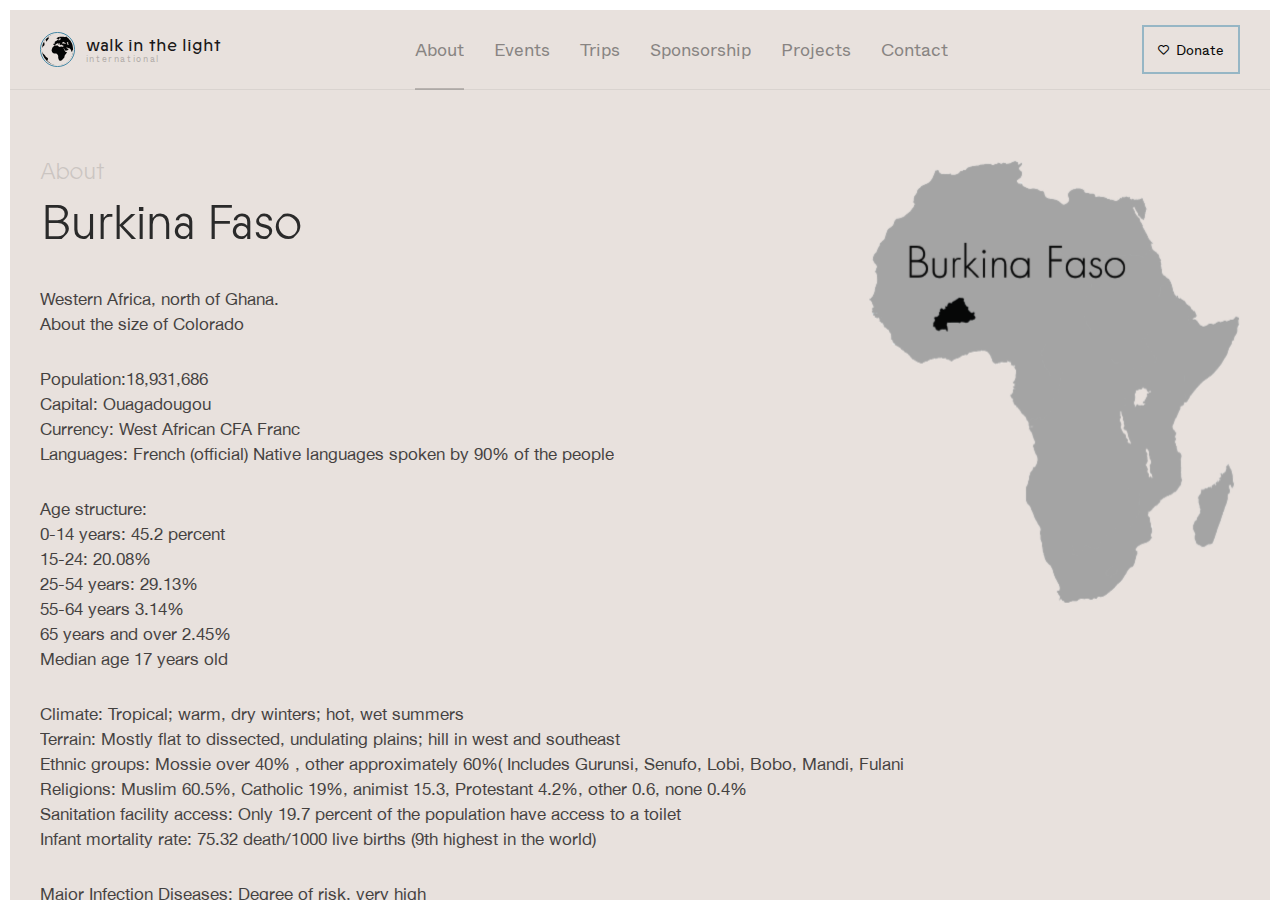
<file: burkina.html>
<html lang="en">
  <head>
    <meta charset="UTF-8" />
    <meta http-equiv="X-UA-Compatible" content="IE=edge" />
    <meta name="viewport" content="width=device-width, initial-scale=1.0" />
    <link rel="stylesheet" href="css/bootstrap.min.css" />
    <link href="fonts/fontawesome/css/fontawesome.min.css" rel="stylesheet" />
    <link href="fonts/fontawesome/css/regular.min.css" rel="stylesheet" />
    <link href="fonts/fontawesome/css/solid.min.css" rel="stylesheet" />
    <link rel="stylesheet" href="fonts/stylesheet.css" />
    <link rel="stylesheet" href="css/locomotive-scroll.css" />
    <link rel="stylesheet" href="css/utilities.css" />
    <link rel="stylesheet" href="css/burkina.css" />
    <title>WITL International</title>
  </head>
  <body>
    <nav class="nav navbar navbar-expand-lg">
      <div class="container-fluid px-0">
        <a
          class="d-none d-md-flex logo align-items-center navbar-brand"
          href="index.html"
        >
          <img class="nav-globe-bg" src="images/globe.svg" alt="" />
          <img class="nav-globe" src="images/globe-nav.svg" alt="" />
          <img
            class="nav-globe-light"
            src="images/globe-nav-light.svg"
            alt=""
          />
          <div class="logo-text">
            <p>walk in the light</p>
            <p>international</p>
          </div>
        </a>
        <a class="d-md-none logo-mobile" href="index.html">
          <img src="images/logo-mobile.svg" alt="" />
          <img src="images/logo-mobile-dark.svg" alt="" />
        </a>
        <div class="nav-btn d-flex justify-content-between">
          <a
            class="donate d-flex align-items-center justify-content-center hover-fade"
            href=""
          >
            <i class="far fa-heart"></i>
            <span>Donate</span>
          </a>
          <button
            class="navbar-toggler collapsed"
            type="button"
            data-bs-toggle="collapse"
            data-bs-target="#navbarSupportedContent"
            aria-controls="navbarSupportedContent"
            aria-expanded="false"
            aria-label="Toggle navigation"
          >
            <img src="images/burger-mobile.svg" alt="" class="togger-icon" />
            <img src="images/burger-mobile-active.svg" alt="" />
          </button>
        </div>
        <div
          class="navbar-collapse collapse"
          id="navbarSupportedContent"
          style=""
        >
          <ul class="m-auto navbar-nav me-auto mb-2 mb-lg-0">
            <li class="nav-item">
              <a class="nav-link hover-fade" href="about.html">About</a>
              <img class="d-lg-none" src="images/nav-arrow.svg" alt="" />
            </li>
            <li class="nav-item">
              <a class="nav-link hover-fade" href="events.html">Events</a>
              <img class="d-lg-none" src="images/nav-arrow.svg" alt="" />
            </li>
            <li class="nav-item">
              <a class="nav-link hover-fade" href="trips.html">Trips</a>
              <img class="d-lg-none" src="images/nav-arrow.svg" alt="" />
            </li>
            <li class="nav-item">
              <a class="nav-link hover-fade" href="sponsorship.html"
                >Sponsorship</a
              >
              <img class="d-lg-none" src="images/nav-arrow.svg" alt="" />
            </li>
            <li class="nav-item">
              <a class="nav-link hover-fade" href="projects.html">Projects</a>
              <img class="d-lg-none" src="images/nav-arrow.svg" alt="" />
            </li>
            <li class="nav-item">
              <a class="nav-link hover-fade" href="contact.html">Contact</a>
              <img class="d-lg-none" src="images/nav-arrow.svg" alt="" />
            </li>
          </ul>
        </div>
      </div>
    </nav>
    <div data-scroll-container>
      <section data-scroll-section class="m-10-7">
        <div class="shayblbn">
          <div class="row burkina-map g-0 px-30-16">
            <div class="col-md">
              <div>
                <h2 class="subtext">About</h2>
                <h1>Burkina Faso</h1>
                <p>
                  <span>Western Africa, north of Ghana.</span>
                  <span>About the size of Colorado</span>
                </p>
                <p>
                  <span>Population:18,931,686</span>
                  <span>Capital: Ouagadougou</span>
                  <span>Currency: West African CFA Franc</span>
                  <span
                    >Languages: French (official) Native languages spoken by 90%
                    of the people</span
                  >
                </p>
                <p>
                  <span>Age structure:</span>
                  <span>0-14 years: 45.2 percent</span>
                  <span>15-24: 20.08%</span>
                  <span>25-54 years: 29.13%</span>
                  <span>55-64 years 3.14%</span>
                  <span>65 years and over 2.45%</span>
                  <span>Median age 17 years old</span>
                </p>
              </div>
            </div>
            <div class="col-md">
              <div class="burkina-map-img text-center text-md-end">
                <img class="img-fluid" src="images/burkina-about.png" alt="" />
              </div>
            </div>
          </div>
          <div class="px-30-16">
            <p>
              <span
                >Climate: Tropical; warm, dry winters; hot, wet summers</span
              >
              <span
                >Terrain: Mostly flat to dissected, undulating plains; hill in
                west and southeast</span
              >
              <span
                >Ethnic groups: Mossie over 40% , other approximately 60%(
                Includes Gurunsi, Senufo, Lobi, Bobo, Mandi, Fulani</span
              >
              <span
                >Religions: Muslim 60.5%, Catholic 19%, animist 15.3, Protestant
                4.2%, other 0.6, none 0.4%</span
              >
              <span
                >Sanitation facility access: Only 19.7 percent of the population
                have access to a toilet</span
              >
              <span
                >Infant mortality rate: 75.32 death/1000 live births (9th
                highest in the world)</span
              >
            </p>
            <p>
              <span>Major Infection Diseases: Degree of risk, very high</span>
              <span
                >food or waterborne diseases: bacterial and protozoal diarrhea,
                hepatitis A, and typhoid fever</span
              >
              <span
                >vectorborne disease: dengue fever, malaria, and yellow
                fever</span
              >
              <span>water contact disease: schistosomiasis</span>
              <span>respiratory disease: meningococcal meningitis</span>
              <span>animal contact disease: rabies</span>
            </p>
          </div>
          <div class="row burkina-flag g-0 px-30-16">
            <div class="col-lg">
              <div>
                <p>
                  note: highly pathogenic H5N1 avian influenza has been
                  identified in this country; it poses a negligible risk with
                  extremely rare cases possible among US citizens who have close
                  contact with birds (2013)
                </p>
                <p>
                  Burkina Faso (Listeni/bərˈkiːnə ˌfɑːsoʊ/ bər-kee-nə fah-soh;
                  French: [buʁkina faso]) is a landlocked country in West Africa
                  around 274,200 square kilometres (105,900 sq mi) in size. It
                  is surrounded by six countries: Mali to the north; Niger to
                  the east; Benin to the southeast; Togo and Ghana to the south;
                  and Ivory Coast to the southwest. Its capital is Ouagadougou.
                  As of 2014, its population was estimated at just over 17.3
                  million.
                </p>
                <p>
                  Formerly called the Republic of Upper Volta, the country was
                  renamed “Burkina Faso” on 4 August 1984 by then-President
                  Thomas Sankara. Residents of Burkina Faso are known as
                  Burkinabè (/bərˈkiːnəbeɪ/ bər-kee-nə-bay). French is an
                  official language of government and business.
                </p>
              </div>
            </div>
            <div class="col-lg">
              <div class="text-end">
                <img
                  class="img-fluid max100vh"
                  src="images/burkina-flag.png"
                  alt=""
                />
              </div>
            </div>
          </div>
          <div class="px-30-16">
            <p>
              Before the conquest of what is now Burkina Faso by the French and
              other colonial powers during the late 19th century the country was
              ruled by various ethnic groups including the Mossi kingdoms. After
              gaining independence from France in 1960, the country underwent
              many governmental changes. Today it is a semi-presidential
              republic. Blaise Compaoré was the most recent president and ruled
              the country from 1987 until he was ousted from power by the
              popular youth upheaval of 31 October 2014.
            </p>
          </div>
        </div>
      </section>
      <footer data-scroll-section>
        <div class="row g-0">
          <div>
            <a href="index.html" class="logo">
              <img src="images/logo-footer.svg" alt="" />
            </a>
            <div class="footer-links">
              <a class="hover-fade" href="about.html">About</a>
              <a class="hover-fade" href="events.html">Events</a>
              <a class="hover-fade" href="contact.html">Contact</a>
            </div>
            <div class="footer-links">
              <a class="hover-fade" href="sponsorship.html">Sponsorship</a>
              <a class="hover-fade" href="trips.html">Missions</a>
              <a class="hover-fade" href="">Donate</a>
            </div>
          </div>
          <div>
            <hr />
            <div class="footer-socials">
              <a class="hover-fade" href="">
                <img src="images/fb.svg" alt="" />
              </a>
              <a class="hover-fade" href="">
                <img src="images/ig.svg" alt="" />
              </a>
            </div>
          </div>
        </div>
      </footer>
    </div>
    <script src="scripts/jquery.min.js"></script>
    <script src="scripts/slick.min.js"></script>
    <script src="scripts/locomotive-scroll.min.js"></script>
    <script src="scripts/main.js"></script>
    <script src="scripts/communities.js"></script>
    <script src="scripts/bootstrap.bundle.min.js"></script>
  </body>
</html>
</file>
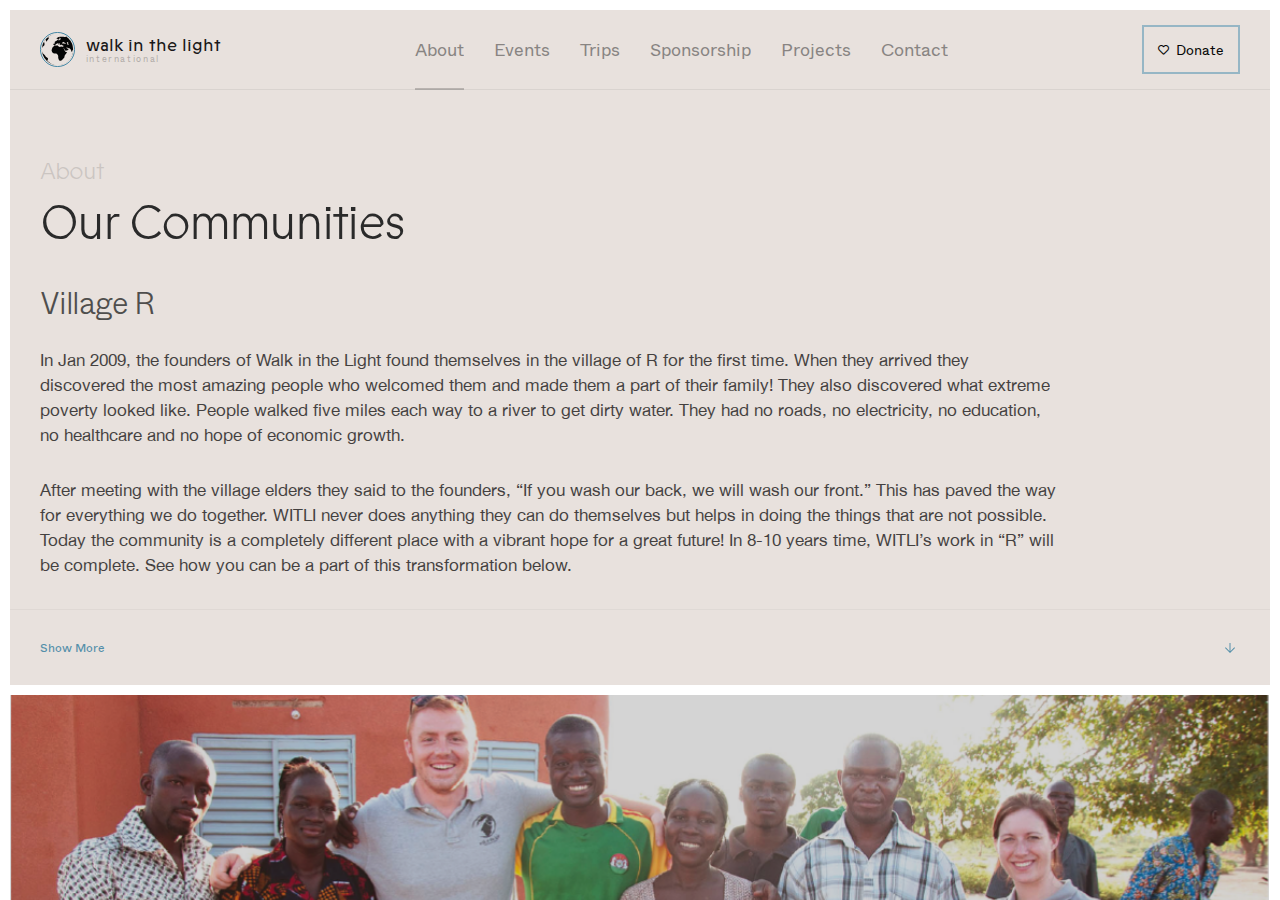
<file: communities.html>
<html lang="en">
  <head>
    <meta charset="UTF-8" />
    <meta http-equiv="X-UA-Compatible" content="IE=edge" />
    <meta name="viewport" content="width=device-width, initial-scale=1.0" />
    <link rel="stylesheet" href="css/bootstrap.min.css" />
    <link href="fonts/fontawesome/css/fontawesome.min.css" rel="stylesheet" />
    <link href="fonts/fontawesome/css/regular.min.css" rel="stylesheet" />
    <link href="fonts/fontawesome/css/solid.min.css" rel="stylesheet" />
    <link rel="stylesheet" href="css/slick.min.css" />
    <link rel="stylesheet" href="fonts/stylesheet.css" />
    <link rel="stylesheet" href="css/locomotive-scroll.css" />
    <link rel="stylesheet" href="css/utilities.css" />
    <link rel="stylesheet" href="css/communities.css" />
    <title>WITL International</title>
  </head>
  <body>
    <nav class="nav navbar navbar-expand-lg">
      <div class="container-fluid px-0">
        <a
          class="d-none d-md-flex logo align-items-center navbar-brand"
          href="index.html"
        >
          <img class="nav-globe-bg" src="images/globe.svg" alt="" />
          <img class="nav-globe" src="images/globe-nav.svg" alt="" />
          <img
            class="nav-globe-light"
            src="images/globe-nav-light.svg"
            alt=""
          />
          <div class="logo-text">
            <p>walk in the light</p>
            <p>international</p>
          </div>
        </a>
        <a class="d-md-none logo-mobile" href="index.html">
          <img src="images/logo-mobile.svg" alt="" />
          <img src="images/logo-mobile-dark.svg" alt="" />
        </a>
        <div class="nav-btn d-flex justify-content-between">
          <a
            class="donate d-flex align-items-center justify-content-center hover-fade"
            href=""
          >
            <i class="far fa-heart"></i>
            <span>Donate</span>
          </a>
          <button
            class="navbar-toggler collapsed"
            type="button"
            data-bs-toggle="collapse"
            data-bs-target="#navbarSupportedContent"
            aria-controls="navbarSupportedContent"
            aria-expanded="false"
            aria-label="Toggle navigation"
          >
            <img src="images/burger-mobile.svg" alt="" class="togger-icon" />
            <img src="images/burger-mobile-active.svg" alt="" />
          </button>
        </div>
        <div
          class="navbar-collapse collapse"
          id="navbarSupportedContent"
          style=""
        >
          <ul class="m-auto navbar-nav me-auto mb-2 mb-lg-0">
            <li class="nav-item">
              <a class="nav-link hover-fade" href="about.html">About</a>
              <img class="d-lg-none" src="images/nav-arrow.svg" alt="" />
            </li>
            <li class="nav-item">
              <a class="nav-link hover-fade" href="events.html">Events</a>
              <img class="d-lg-none" src="images/nav-arrow.svg" alt="" />
            </li>
            <li class="nav-item">
              <a class="nav-link hover-fade" href="trips.html">Trips</a>
              <img class="d-lg-none" src="images/nav-arrow.svg" alt="" />
            </li>
            <li class="nav-item">
              <a class="nav-link hover-fade" href="sponsorship.html"
                >Sponsorship</a
              >
              <img class="d-lg-none" src="images/nav-arrow.svg" alt="" />
            </li>
            <li class="nav-item">
              <a class="nav-link hover-fade" href="projects.html">Projects</a>
              <img class="d-lg-none" src="images/nav-arrow.svg" alt="" />
            </li>
            <li class="nav-item">
              <a class="nav-link hover-fade" href="contact.html">Contact</a>
              <img class="d-lg-none" src="images/nav-arrow.svg" alt="" />
            </li>
          </ul>
        </div>
      </div>
    </nav>
    <div data-scroll-container>
      <section class="m-10-7" data-scroll-section>
        <div class="shayblbn">
          <h3 class="subtext px-30-16">About</h3>
          <h1 class="px-30-16">Our Communities</h1>
          <div class="community-intro px-30-16">
            <div>
              <h2>Village R</h2>
              <p>
                In Jan 2009, the founders of Walk in the Light found themselves
                in the village of R for the first time. When they arrived they
                discovered the most amazing people who welcomed them and made
                them a part of their family! They also discovered what extreme
                poverty looked like. People walked five miles each way to a
                river to get dirty water. They had no roads, no electricity, no
                education, no healthcare and no hope of economic growth.
              </p>
              <p>
                After meeting with the village elders they said to the founders,
                “If you wash our back, we will wash our front.” This has paved
                the way for everything we do together. WITLI never does anything
                they can do themselves but helps in doing the things that are
                not possible. Today the community is a completely different
                place with a vibrant hope for a great future! In 8-10 years
                time, WITLI’s work in “R” will be complete. See how you can be a
                part of this transformation below.
              </p>
            </div>
          </div>
          <div class="accordion accordion-flush" id="accordionExample">
            <div class="accordion-item">
              <h2 class="accordion-header px-30-16" id="headingOne">
                <button
                  class="accordion-button collapsed"
                  type="button"
                  data-bs-toggle="collapse"
                  data-bs-target="#collapseOne"
                  aria-expanded="true"
                  aria-controls="collapseOne"
                >
                  <span>Show More</span>
                  <span>Show less</span>
                </button>
              </h2>
              <div
                id="collapseOne"
                class="accordion-collapse collapse"
                aria-labelledby="headingOne"
              >
                <div class="accordion-body">
                  <div class="population-info row g-0 px-30-16">
                    <div class="col-md">
                      <p><span>Population: </span>2073</p>
                      <p><span>Surrounding population: </span>6000+</p>
                      <p><span>Kids in school: </span>446</p>
                      <p><span>Language: </span>Moreé</p>
                    </div>
                    <div class="col-md">
                      <p><span>People groups: </span>Mossi and Fulani tribes</p>
                      <p>
                        <span>Completed Projects: </span>6 primary classrooms, 2
                        secondary classrooms, 7 teacher’s houses, 3 wells, 1
                        church, 1 health center, 3 nurse’s houses, latrines, and
                        many more!
                      </p>
                    </div>
                  </div>
                  <div class="divider"><hr /></div>
                  <div class="px-30-16">
                    <div class="row g-0">
                      <div class="col-md">
                        <div>
                          <h3>Education</h3>
                          <p>
                            Education truly is the key competent to a child’s
                            future, which is why a primary school was the first
                            step in the plan. This school now has grades 1-8,
                            and the next step is to finish a secondary school
                            with grades 9-12.
                          </p>
                        </div>
                      </div>
                      <div class="col-md">
                        <div>
                          <h3>Spiritualty</h3>
                          <p>
                            In the years directly after WITLI’s arrival in “R”,
                            the local church grew extensively, to the point
                            where a building expansion was needed! We partnered
                            with them to help build a new church building, and
                            completion is scheduled for the end of 2018!
                          </p>
                        </div>
                      </div>
                    </div>
                    <div class="row g-0">
                      <div class="col-md">
                        <div>
                          <h3>Health Care</h3>
                          <p>
                            The “R” Health Center and Maternity Ward celebrated
                            it’s grand opening in January 2017 and tended to
                            over 200 patients in less than 30 days! After the
                            first week, patient flow was so great that an
                            additional nurse and midwife were hired to
                            accommodate the growing need! In the first year, the
                            “R” Health Center saw over 4000 patients.
                          </p>
                          <div class="d-md-none">
                            <p>
                              The “R” Health Center staff is overseen by our
                              Health Center Director and visiting physician Dr.
                              Samuel, and includes our two nurses, midwife, and
                              pharmacist, all working to serve “R” and the
                              greater surrounding community.
                            </p>
                            <a class="health" href="">Find out more here</a>
                          </div>
                        </div>
                      </div>
                      <div class="col-md">
                        <div>
                          <h3>Economy</h3>
                          <p>
                            “R” now has their own market to sell goods and grow
                            their economy. You can invest into one of these
                            businesses through our
                            <a href="">pay it forward loan program</a>.
                          </p>
                        </div>
                      </div>
                    </div>
                    <div class="row g-0">
                      <div class="col-md d-none d-md-flex">
                        <div
                          class="d-none d-md-flex flex-column justify-content-between"
                        >
                          <p>
                            The “R” Health Center staff is overseen by our
                            Health Center Director and visiting physician Dr.
                            Samuel, and includes our two nurses, midwife, and
                            pharmacist, all working to serve “R” and the greater
                            surrounding community.
                          </p>
                          <a class="health" href="">Find out more here</a>
                        </div>
                      </div>
                      <div class="col-md d-flex">
                        <div class="d-flex flex-column justify-content-between">
                          <h3>Water</h3>
                          <p>
                            In 2009 we fixed the only well the community had and
                            have drilled four others since then. Help provide
                            clean water to “R” and other villages at our
                          </p>
                          <a href="project.html">Walk 4 Water page.</a>
                        </div>
                      </div>
                    </div>
                    <div class="row g-0">
                      <div class="col-md">
                        <div>
                          <h3>Agriculture</h3>
                          <p>
                            We have primarily worked in livestock and forestry
                            as well as training the community on how to use them
                            to the best of their ability. In 2017, WITLI was
                            blessed by generous donors to be able to start a
                            brand new garden at the school in Rialo where
                            students will be trained in agricultural practices
                            so that they can contribute to the economy of their
                            village with this enhanced skill.
                          </p>
                        </div>
                      </div>
                      <div class="col-md">
                        <div>
                          <h3>Child Sponsorship</h3>
                          <p>
                            There are over 250 kids sponsored in R with many
                            more waiting.<br />
                            <a href="sponsor.html"
                              >Click here to sponsor a child</a
                            >.
                          </p>
                        </div>
                      </div>
                    </div>
                  </div>
                </div>
              </div>
            </div>
          </div>
        </div>
        <div class="projects m-10-7">
          <div class="slides-container">
            <h3 class="project-name">
              <img src="images/info.svg" alt="" />
              Photos from Village R
            </h3>
            <div class="projects-slider">
              <div class="slide">
                <img src="images/R.png" alt="" />
              </div>
              <div class="slide">
                <img src="images/R.png" alt="" />
              </div>
              <div class="slide">
                <img src="images/R.png" alt="" />
              </div>
            </div>
          </div>
        </div>
      </section>
      <section data-scroll-section class="m-10-7 S">
        <div class="shayblbn">
          <div class="community-intro px-30-16">
            <div>
              <h2>Village S</h2>
              <p>
                The terrain is very dry and flat. However, when you go there and
                meet the people, you experience life and energy! God led us to
                the village of S through Pastor Z who planted the first church
                in the community in 2009. He saw the first believer ever to come
                to know Christ in that village. Now there are five other church
                plants and hundreds of believers on fire! It was obvious God was
                up to something, and we just knew we had to be a part of that.
                The pastor has led the way in community conversations, which
                ultimately has created an amazing partnership between the
                community, the church and WITLI! Read below for more details.
              </p>
            </div>
          </div>
          <div class="accordion accordion-flush" id="Village-S">
            <div class="accordion-item">
              <h2 class="accordion-header px-30-16" id="headingTwo">
                <button
                  class="accordion-button collapsed"
                  type="button"
                  data-bs-toggle="collapse"
                  data-bs-target="#collapseTwo"
                  aria-expanded="true"
                  aria-controls="collapseTwo"
                >
                  <span>Show More</span>
                  <span>Show less</span>
                </button>
              </h2>
              <div
                id="collapseTwo"
                class="accordion-collapse collapse"
                aria-labelledby="headingTwo"
              >
                <div class="accordion-body">
                  <div class="population-info row g-0 px-30-16">
                    <div class="col-md">
                      <p><span>Population: </span>2073</p>
                      <p><span>Surrounding population: </span>6000+</p>
                      <p><span>Kids in school: </span>446</p>
                      <p><span>Language: </span>Moreé</p>
                    </div>
                    <div class="col-md">
                      <p><span>People groups: </span>Mossi and Fulani tribes</p>
                      <p>
                        <span>Completed Projects: </span>6 primary classrooms, 2
                        secondary classrooms, 7 teacher’s houses, 3 wells, 1
                        church, 1 health center, 3 nurse’s houses, latrines, and
                        many more!
                      </p>
                    </div>
                  </div>
                  <div class="divider"><hr /></div>
                  <div class="px-30-16">
                    <div class="row g-0">
                      <div class="col-md">
                        <div>
                          <h3>Education</h3>
                          <p>
                            Education truly is the key competent to a child’s
                            future, which is why a primary school was the first
                            step in the plan. This school now has grades 1-8,
                            and the next step is to finish a secondary school
                            with grades 9-12.
                          </p>
                        </div>
                      </div>
                      <div class="col-md">
                        <div>
                          <h3>Spiritualty</h3>
                          <p>
                            In the years directly after WITLI’s arrival in “R”,
                            the local church grew extensively, to the point
                            where a building expansion was needed! We partnered
                            with them to help build a new church building, and
                            completion is scheduled for the end of 2018!
                          </p>
                        </div>
                      </div>
                    </div>
                    <div class="row g-0">
                      <div class="col-md">
                        <div>
                          <h3>Health Care</h3>
                          <p>
                            The “R” Health Center and Maternity Ward celebrated
                            it’s grand opening in January 2017 and tended to
                            over 200 patients in less than 30 days! After the
                            first week, patient flow was so great that an
                            additional nurse and midwife were hired to
                            accommodate the growing need! In the first year, the
                            “R” Health Center saw over 4000 patients.
                          </p>
                          <div class="d-md-none">
                            <p>
                              The “R” Health Center staff is overseen by our
                              Health Center Director and visiting physician Dr.
                              Samuel, and includes our two nurses, midwife, and
                              pharmacist, all working to serve “R” and the
                              greater surrounding community.
                            </p>
                            <a class="health" href="">Find out more here</a>
                          </div>
                        </div>
                      </div>
                      <div class="col-md">
                        <div>
                          <h3>Economy</h3>
                          <p>
                            “R” now has their own market to sell goods and grow
                            their economy. You can invest into one of these
                            businesses through our
                            <a href="">pay it forward loan program</a>.
                          </p>
                        </div>
                      </div>
                    </div>
                    <div class="row g-0">
                      <div class="col-md d-none d-md-flex">
                        <div
                          class="d-none d-md-flex flex-column justify-content-between"
                        >
                          <p>
                            The “R” Health Center staff is overseen by our
                            Health Center Director and visiting physician Dr.
                            Samuel, and includes our two nurses, midwife, and
                            pharmacist, all working to serve “R” and the greater
                            surrounding community.
                          </p>
                          <a class="health" href="">Find out more here</a>
                        </div>
                      </div>
                      <div class="col-md d-flex">
                        <div class="d-flex flex-column justify-content-between">
                          <h3>Water</h3>
                          <p>
                            In 2009 we fixed the only well the community had and
                            have drilled four others since then. Help provide
                            clean water to “R” and other villages at our
                          </p>
                          <a href="project.html">Walk 4 Water page.</a>
                        </div>
                      </div>
                    </div>
                    <div class="row g-0">
                      <div class="col-md">
                        <div>
                          <h3>Agriculture</h3>
                          <p>
                            We have primarily worked in livestock and forestry
                            as well as training the community on how to use them
                            to the best of their ability. In 2017, WITLI was
                            blessed by generous donors to be able to start a
                            brand new garden at the school in Rialo where
                            students will be trained in agricultural practices
                            so that they can contribute to the economy of their
                            village with this enhanced skill.
                          </p>
                        </div>
                      </div>
                      <div class="col-md">
                        <div>
                          <h3>Child Sponsorship</h3>
                          <p>
                            There are over 250 kids sponsored in R with many
                            more waiting.<br />
                            <a href="sponsor.html"
                              >Click here to sponsor a child</a
                            >.
                          </p>
                        </div>
                      </div>
                    </div>
                  </div>
                </div>
              </div>
            </div>
          </div>
        </div>
        <div class="projects m-10-7">
          <div class="slides-container">
            <h3 class="project-name">
              <img src="images/info.svg" alt="" />
              Photos from Village S
            </h3>
            <div class="projects-slider">
              <div class="slide">
                <img src="images/S.png" alt="" />
              </div>
              <div class="slide">
                <img src="images/S.png" alt="" />
              </div>
              <div class="slide">
                <img src="images/S.png" alt="" />
              </div>
            </div>
          </div>
        </div>
      </section>
      <section data-scroll-section class="m-10-7 S">
        <div class="shayblbn">
          <div class="community-intro px-30-16">
            <div>
              <h2>Village V</h2>
              <p>
                The village of V heard about what WITLI was doing in R through
                family and asked us to come and meet with them in January 2013.
                They gave the team the greatest welcome we have ever
                experienced! The whole community celebrated us all day, then sat
                us down, thanked us for coming and shared their vision with us
                for their community and how we could help them achieve their
                dreams. Dreams to have clean water in their community, education
                for their children, health care for the sick, roads and bridges
                for economic and agricultural growth and so much more! Their
                initiative inspired us to not only believe in them but to
                believe that WITLI could grow to partner with them as well.
                Below you can read more about what has been accomplished so far
                and what else is ahead.
              </p>
            </div>
          </div>
          <div class="accordion accordion-flush" id="Village-S">
            <div class="accordion-item">
              <h2 class="accordion-header px-30-16" id="headingThree">
                <button
                  class="accordion-button collapsed"
                  type="button"
                  data-bs-toggle="collapse"
                  data-bs-target="#collapseThree"
                  aria-expanded="true"
                  aria-controls="collapseThree"
                >
                  <span>Show More</span>
                  <span>Show less</span>
                </button>
              </h2>
              <div
                id="collapseThree"
                class="accordion-collapse collapse"
                aria-labelledby="headingThree"
              >
                <div class="accordion-body">
                  <div class="population-info row g-0 px-30-16">
                    <div class="col-md">
                      <p><span>Population: </span>2073</p>
                      <p><span>Surrounding population: </span>6000+</p>
                      <p><span>Kids in school: </span>446</p>
                      <p><span>Language: </span>Moreé</p>
                    </div>
                    <div class="col-md">
                      <p><span>People groups: </span>Mossi and Fulani tribes</p>
                      <p>
                        <span>Completed Projects: </span>6 primary classrooms, 2
                        secondary classrooms, 7 teacher’s houses, 3 wells, 1
                        church, 1 health center, 3 nurse’s houses, latrines, and
                        many more!
                      </p>
                    </div>
                  </div>
                  <div class="divider"><hr /></div>
                  <div class="px-30-16">
                    <div class="row g-0">
                      <div class="col-md">
                        <div>
                          <h3>Education</h3>
                          <p>
                            Education truly is the key competent to a child’s
                            future, which is why a primary school was the first
                            step in the plan. This school now has grades 1-8,
                            and the next step is to finish a secondary school
                            with grades 9-12.
                          </p>
                        </div>
                      </div>
                      <div class="col-md">
                        <div>
                          <h3>Spiritualty</h3>
                          <p>
                            In the years directly after WITLI’s arrival in “R”,
                            the local church grew extensively, to the point
                            where a building expansion was needed! We partnered
                            with them to help build a new church building, and
                            completion is scheduled for the end of 2018!
                          </p>
                        </div>
                      </div>
                    </div>
                    <div class="row g-0">
                      <div class="col-md">
                        <div>
                          <h3>Health Care</h3>
                          <p>
                            The “R” Health Center and Maternity Ward celebrated
                            it’s grand opening in January 2017 and tended to
                            over 200 patients in less than 30 days! After the
                            first week, patient flow was so great that an
                            additional nurse and midwife were hired to
                            accommodate the growing need! In the first year, the
                            “R” Health Center saw over 4000 patients.
                          </p>
                          <div class="d-md-none">
                            <p>
                              The “R” Health Center staff is overseen by our
                              Health Center Director and visiting physician Dr.
                              Samuel, and includes our two nurses, midwife, and
                              pharmacist, all working to serve “R” and the
                              greater surrounding community.
                            </p>
                            <a class="health" href="">Find out more here</a>
                          </div>
                        </div>
                      </div>
                      <div class="col-md">
                        <div>
                          <h3>Economy</h3>
                          <p>
                            “R” now has their own market to sell goods and grow
                            their economy. You can invest into one of these
                            businesses through our
                            <a href="">pay it forward loan program</a>.
                          </p>
                        </div>
                      </div>
                    </div>
                    <div class="row g-0">
                      <div class="col-md d-none d-md-flex">
                        <div
                          class="d-none d-md-flex flex-column justify-content-between"
                        >
                          <p>
                            The “R” Health Center staff is overseen by our
                            Health Center Director and visiting physician Dr.
                            Samuel, and includes our two nurses, midwife, and
                            pharmacist, all working to serve “R” and the greater
                            surrounding community.
                          </p>
                          <a class="health" href="">Find out more here</a>
                        </div>
                      </div>
                      <div class="col-md d-flex">
                        <div class="d-flex flex-column justify-content-between">
                          <h3>Water</h3>
                          <p>
                            In 2009 we fixed the only well the community had and
                            have drilled four others since then. Help provide
                            clean water to “R” and other villages at our
                          </p>
                          <a href="project.html">Walk 4 Water page.</a>
                        </div>
                      </div>
                    </div>
                    <div class="row g-0">
                      <div class="col-md">
                        <div>
                          <h3>Agriculture</h3>
                          <p>
                            We have primarily worked in livestock and forestry
                            as well as training the community on how to use them
                            to the best of their ability. In 2017, WITLI was
                            blessed by generous donors to be able to start a
                            brand new garden at the school in Rialo where
                            students will be trained in agricultural practices
                            so that they can contribute to the economy of their
                            village with this enhanced skill.
                          </p>
                        </div>
                      </div>
                      <div class="col-md">
                        <div>
                          <h3>Child Sponsorship</h3>
                          <p>
                            There are over 250 kids sponsored in R with many
                            more waiting.<br />
                            <a href="sponsor.html"
                              >Click here to sponsor a child</a
                            >.
                          </p>
                        </div>
                      </div>
                    </div>
                  </div>
                </div>
              </div>
            </div>
          </div>
        </div>
        <div class="projects m-10-7">
          <div class="slides-container">
            <h3 class="project-name">
              <img src="images/info.svg" alt="" />
              Photos from Village V
            </h3>
            <div class="projects-slider">
              <div class="slide">
                <img src="images/V.png" alt="" />
              </div>
              <div class="slide">
                <img src="images/V.png" alt="" />
              </div>
              <div class="slide">
                <img src="images/V.png" alt="" />
              </div>
            </div>
          </div>
        </div>
      </section>
      <footer data-scroll-section>
        <div class="row g-0">
          <div>
            <a href="index.html" class="logo">
              <img src="images/logo-footer.svg" alt="" />
            </a>
            <div class="footer-links">
              <a class="hover-fade" href="about.html">About</a>
              <a class="hover-fade" href="events.html">Events</a>
              <a class="hover-fade" href="contact.html">Contact</a>
            </div>
            <div class="footer-links">
              <a class="hover-fade" href="sponsorship.html">Sponsorship</a>
              <a class="hover-fade" href="trips.html">Missions</a>
              <a class="hover-fade" href="">Donate</a>
            </div>
          </div>
          <div>
            <hr />
            <div class="footer-socials">
              <a class="hover-fade" href="">
                <img src="images/fb.svg" alt="" />
              </a>
              <a class="hover-fade" href="">
                <img src="images/ig.svg" alt="" />
              </a>
            </div>
          </div>
        </div>
      </footer>
    </div>
    <script src="scripts/jquery.min.js"></script>
    <script src="scripts/slick.min.js"></script>
    <script src="scripts/locomotive-scroll.min.js"></script>
    <script src="scripts/main.js"></script>
    <script src="scripts/communities.js"></script>
    <script src="scripts/bootstrap.bundle.min.js"></script>
  </body>
</html>
</file>
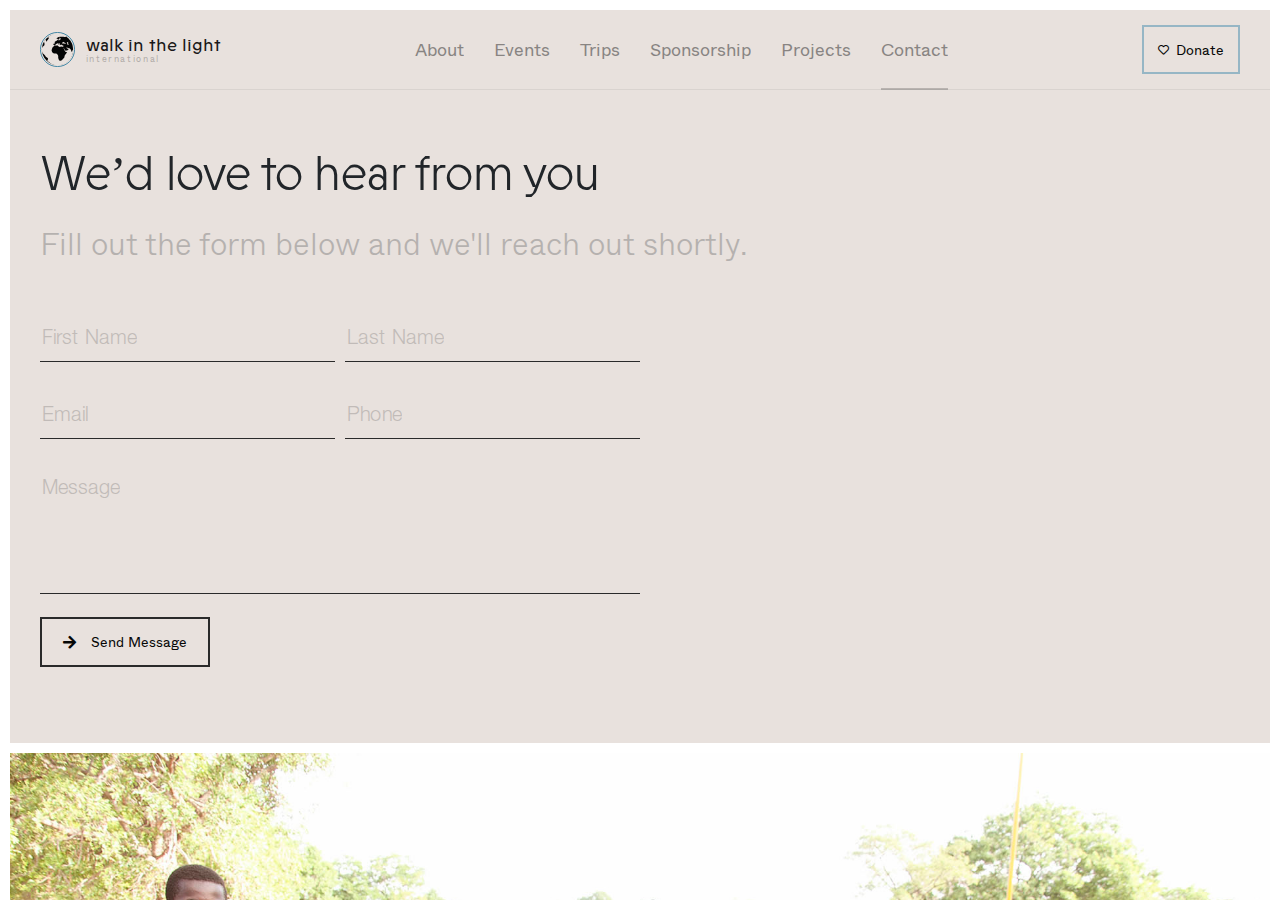
<file: contact.html>
<html lang="en">
  <head>
    <meta charset="UTF-8" />
    <meta http-equiv="X-UA-Compatible" content="IE=edge" />
    <meta name="viewport" content="width=device-width, initial-scale=1.0" />
    <link rel="stylesheet" href="css/bootstrap.min.css" />
    <link href="fonts/fontawesome/css/fontawesome.min.css" rel="stylesheet" />
    <link href="fonts/fontawesome/css/regular.min.css" rel="stylesheet" />
    <link href="fonts/fontawesome/css/solid.min.css" rel="stylesheet" />
    <link rel="stylesheet" href="fonts/stylesheet.css" />
    <link rel="stylesheet" href="css/locomotive-scroll.css" />
    <link rel="stylesheet" href="css/utilities.css" />
    <link rel="stylesheet" href="css/contact.css" />
    <title>WITL International</title>
  </head>
  <body>
    <nav class="nav navbar navbar-expand-lg">
      <div class="container-fluid px-0">
        <a
          class="d-none d-md-flex logo align-items-center navbar-brand"
          href="index.html"
        >
          <img class="nav-globe-bg" src="images/globe.svg" alt="" />
          <img class="nav-globe" src="images/globe-nav.svg" alt="" />
          <img
            class="nav-globe-light"
            src="images/globe-nav-light.svg"
            alt=""
          />
          <div class="logo-text">
            <p>walk in the light</p>
            <p>international</p>
          </div>
        </a>
        <a class="d-md-none logo-mobile" href="index.html">
          <img src="images/logo-mobile.svg" alt="" />
          <img src="images/logo-mobile-dark.svg" alt="" />
        </a>
        <div class="nav-btn d-flex justify-content-between">
          <a
            class="donate d-flex align-items-center justify-content-center hover-fade"
            href=""
          >
            <i class="far fa-heart"></i>
            <span>Donate</span>
          </a>
          <button
            class="navbar-toggler collapsed"
            type="button"
            data-bs-toggle="collapse"
            data-bs-target="#navbarSupportedContent"
            aria-controls="navbarSupportedContent"
            aria-expanded="false"
            aria-label="Toggle navigation"
          >
            <img src="images/burger-mobile.svg" alt="" class="togger-icon" />
            <img src="images/burger-mobile-active.svg" alt="" />
          </button>
        </div>
        <div
          class="navbar-collapse collapse"
          id="navbarSupportedContent"
          style=""
        >
          <ul class="m-auto navbar-nav me-auto mb-2 mb-lg-0">
            <li class="nav-item">
              <a class="nav-link hover-fade" href="about.html">About</a>
              <img class="d-lg-none" src="images/nav-arrow.svg" alt="" />
            </li>
            <li class="nav-item">
              <a class="nav-link hover-fade" href="events.html">Events</a>
              <img class="d-lg-none" src="images/nav-arrow.svg" alt="" />
            </li>
            <li class="nav-item">
              <a class="nav-link hover-fade" href="trips.html">Trips</a>
              <img class="d-lg-none" src="images/nav-arrow.svg" alt="" />
            </li>
            <li class="nav-item">
              <a class="nav-link hover-fade" href="sponsorship.html"
                >Sponsorship</a
              >
              <img class="d-lg-none" src="images/nav-arrow.svg" alt="" />
            </li>
            <li class="nav-item">
              <a class="nav-link hover-fade" href="projects.html">Projects</a>
              <img class="d-lg-none" src="images/nav-arrow.svg" alt="" />
            </li>
            <li class="nav-item">
              <a class="nav-link hover-fade" href="contact.html">Contact</a>
              <img class="d-lg-none" src="images/nav-arrow.svg" alt="" />
            </li>
          </ul>
        </div>
      </div>
    </nav>
    <div data-scroll-container>
      <section class="headingandp m-10-7" data-scroll-section>
        <div class="px-30-16">
          <h1>We’d love to hear from you</h1>
          <p>Fill out the form below and we'll reach out shortly.</p>
          <div class="contact-form">
            <form action="">
              <div class="name-info">
                <input type="text" name="first" placeholder="First Name" />
                <input type="text" name="last" placeholder="Last Name" />
              </div>
              <div class="contact-info">
                <input type="email" name="email" placeholder="Email" />
                <input type="tel" name="phone" placeholder="Phone" />
              </div>
              <div class="message">
                <textarea name="message" placeholder="Message"></textarea>
              </div>
              <button class="hover-fade" type="submit">
                <i class="fas fa-arrow-right"></i>
                <span>Send Message</span>
              </button>
            </form>
          </div>
        </div>
      </section>
      <section class="m-10-7 contact-img" data-scroll-section>
        <img class="max100vh" src="images/contact.jpg" alt="" />
      </section>
      <footer data-scroll-section>
        <div class="row g-0">
          <div>
            <a href="index.html" class="logo">
              <img src="images/logo-footer.svg" alt="" />
            </a>
            <div class="footer-links">
              <a class="hover-fade" href="about.html">About</a>
              <a class="hover-fade" href="events.html">Events</a>
              <a class="hover-fade" href="contact.html">Contact</a>
            </div>
            <div class="footer-links">
              <a class="hover-fade" href="sponsorship.html">Sponsorship</a>
              <a class="hover-fade" href="trips.html">Missions</a>
              <a class="hover-fade" href="">Donate</a>
            </div>
          </div>
          <div>
            <hr />
            <div class="footer-socials">
              <a class="hover-fade" href="">
                <img src="images/fb.svg" alt="" />
              </a>
              <a class="hover-fade" href="">
                <img src="images/ig.svg" alt="" />
              </a>
            </div>
          </div>
        </div>
      </footer>
    </div>
    <script src="scripts/jquery.min.js"></script>
    <script src="scripts/slick.min.js"></script>
    <script src="scripts/locomotive-scroll.min.js"></script>
    <script src="scripts/main.js"></script>
    <script src="scripts/bootstrap.bundle.min.js"></script>
  </body>
</html>
</file>
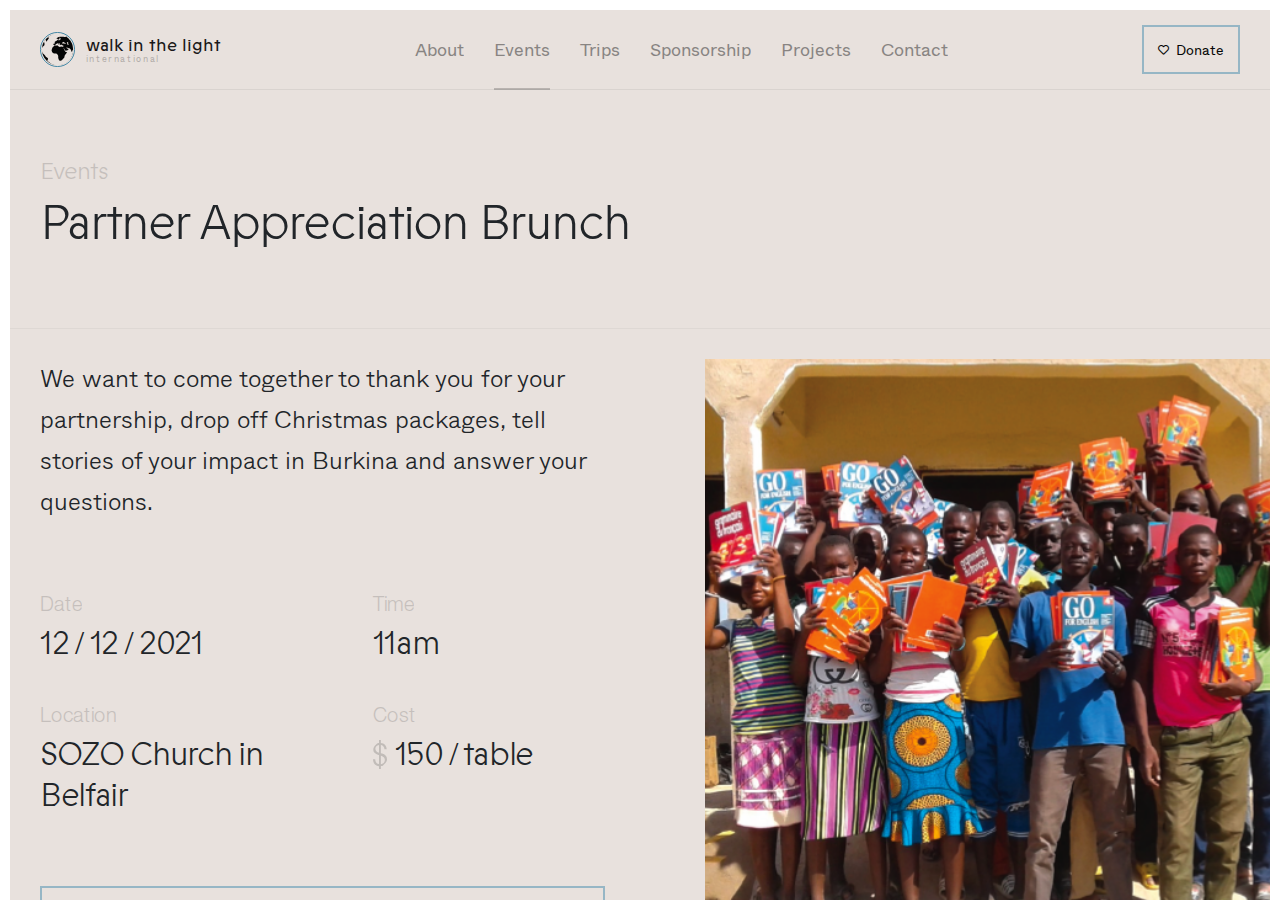
<file: event.html>
<html lang="en">
  <head>
    <meta charset="UTF-8" />
    <meta http-equiv="X-UA-Compatible" content="IE=edge" />
    <meta name="viewport" content="width=device-width, initial-scale=1.0" />
    <link rel="stylesheet" href="css/bootstrap.min.css" />
    <link href="fonts/fontawesome/css/fontawesome.min.css" rel="stylesheet" />
    <link href="fonts/fontawesome/css/regular.min.css" rel="stylesheet" />
    <link href="fonts/fontawesome/css/solid.min.css" rel="stylesheet" />
    <link rel="stylesheet" href="fonts/stylesheet.css" />
    <link rel="stylesheet" href="css/locomotive-scroll.css" />
    <link rel="stylesheet" href="css/utilities.css" />
    <link rel="stylesheet" href="css/event.css" />
    <title>WITL International</title>
  </head>
  <body>
    <nav class="nav navbar navbar-expand-lg">
      <div class="container-fluid px-0">
        <a
          class="d-none d-md-flex logo align-items-center navbar-brand"
          href="index.html"
        >
          <img class="nav-globe-bg" src="images/globe.svg" alt="" />
          <img class="nav-globe" src="images/globe-nav.svg" alt="" />
          <img
            class="nav-globe-light"
            src="images/globe-nav-light.svg"
            alt=""
          />
          <div class="logo-text">
            <p>walk in the light</p>
            <p>international</p>
          </div>
        </a>
        <a class="d-md-none logo-mobile" href="index.html">
          <img src="images/logo-mobile.svg" alt="" />
          <img src="images/logo-mobile-dark.svg" alt="" />
        </a>
        <div class="nav-btn d-flex justify-content-between">
          <a
            class="donate d-flex align-items-center justify-content-center hover-fade"
            href=""
          >
            <i class="far fa-heart"></i>
            <span>Donate</span>
          </a>
          <button
            class="navbar-toggler collapsed"
            type="button"
            data-bs-toggle="collapse"
            data-bs-target="#navbarSupportedContent"
            aria-controls="navbarSupportedContent"
            aria-expanded="false"
            aria-label="Toggle navigation"
          >
            <img src="images/burger-mobile.svg" alt="" class="togger-icon" />
            <img src="images/burger-mobile-active.svg" alt="" />
          </button>
        </div>
        <div
          class="navbar-collapse collapse"
          id="navbarSupportedContent"
          style=""
        >
          <ul class="m-auto navbar-nav me-auto mb-2 mb-lg-0">
            <li class="nav-item">
              <a class="nav-link hover-fade" href="about.html">About</a>
              <img class="d-lg-none" src="images/nav-arrow.svg" alt="" />
            </li>
            <li class="nav-item">
              <a class="nav-link hover-fade" href="events.html">Events</a>
              <img class="d-lg-none" src="images/nav-arrow.svg" alt="" />
            </li>
            <li class="nav-item">
              <a class="nav-link hover-fade" href="trips.html">Trips</a>
              <img class="d-lg-none" src="images/nav-arrow.svg" alt="" />
            </li>
            <li class="nav-item">
              <a class="nav-link hover-fade" href="sponsorship.html"
                >Sponsorship</a
              >
              <img class="d-lg-none" src="images/nav-arrow.svg" alt="" />
            </li>
            <li class="nav-item">
              <a class="nav-link hover-fade" href="projects.html">Projects</a>
              <img class="d-lg-none" src="images/nav-arrow.svg" alt="" />
            </li>
            <li class="nav-item">
              <a class="nav-link hover-fade" href="contact.html">Contact</a>
              <img class="d-lg-none" src="images/nav-arrow.svg" alt="" />
            </li>
          </ul>
        </div>
      </div>
    </nav>
    <div data-scroll-container>
      <section class="headingandp m-10-7" data-scroll-section>
        <div class="px-30-16">
          <h2 class="subtext">Events</h2>
          <h1>Partner Appreciation Brunch</h1>
        </div>
        <div class="divider1">
          <hr />
        </div>
        <div class="row px-30-16 g-0">
          <div class="col-lg event-text">
            <div>
              <p class="mt-0">
                We want to come together to thank you for your partnership, drop
                off Christmas packages, tell stories of your impact in Burkina
                and answer your questions.
              </p>
              <div class="event-details">
                <div class="row g-0">
                  <div class="col-sm">
                    <div class="event-info">
                      <h3 class="subtext">Date</h3>
                      <p>12 / 12 / 2021</p>
                    </div>
                  </div>
                  <div class="col-sm">
                    <div class="event-info">
                      <h3 class="subtext">Time</h3>
                      <p>11am</p>
                    </div>
                  </div>
                </div>
                <div class="row g-0">
                  <div class="col-sm">
                    <div class="event-info">
                      <h3 class="subtext">Location</h3>
                      <p>
                        SOZO Church in<span class="d-sm-block">Belfair</span>
                      </p>
                    </div>
                  </div>
                  <div class="col-sm">
                    <div class="event-info">
                      <h3 class="subtext">Cost</h3>
                      <div class="d-flex align-items-center">
                        <img src="images/dollar.svg" alt="" />
                        <p>150 / table</p>
                      </div>
                    </div>
                  </div>
                </div>
              </div>
              <a class="hover-fade bluearrow-btn" href="">
                <span> Register here </span>
                <img src="images/arrow-blue.svg" alt="" />
              </a>
            </div>
          </div>
          <div class="col-lg d-lg-flex justify-content-end">
            <div class="d-lg-flex">
              <img class="max100vh" src="images/events.png" alt="" />
            </div>
          </div>
        </div>
      </section>
      <section class="m-10-7" data-scroll-section>
        <img class="max100vh" src="images/contemplating.png" alt="" />
      </section>
      <footer data-scroll-section>
        <div class="row g-0">
          <div>
            <a href="index.html" class="logo">
              <img src="images/logo-footer.svg" alt="" />
            </a>
            <div class="footer-links">
              <a class="hover-fade" href="about.html">About</a>
              <a class="hover-fade" href="events.html">Events</a>
              <a class="hover-fade" href="contact.html">Contact</a>
            </div>
            <div class="footer-links">
              <a class="hover-fade" href="sponsorship.html">Sponsorship</a>
              <a class="hover-fade" href="trips.html">Missions</a>
              <a class="hover-fade" href="">Donate</a>
            </div>
          </div>
          <div>
            <hr />
            <div class="footer-socials">
              <a class="hover-fade" href="">
                <img src="images/fb.svg" alt="" />
              </a>
              <a class="hover-fade" href="">
                <img src="images/ig.svg" alt="" />
              </a>
            </div>
          </div>
        </div>
      </footer>
    </div>
    <script src="scripts/jquery.min.js"></script>
    <script src="scripts/slick.min.js"></script>
    <script src="scripts/locomotive-scroll.min.js"></script>
    <script src="scripts/main.js"></script>
    <script src="scripts/bootstrap.bundle.min.js"></script>
  </body>
</html>
</file>
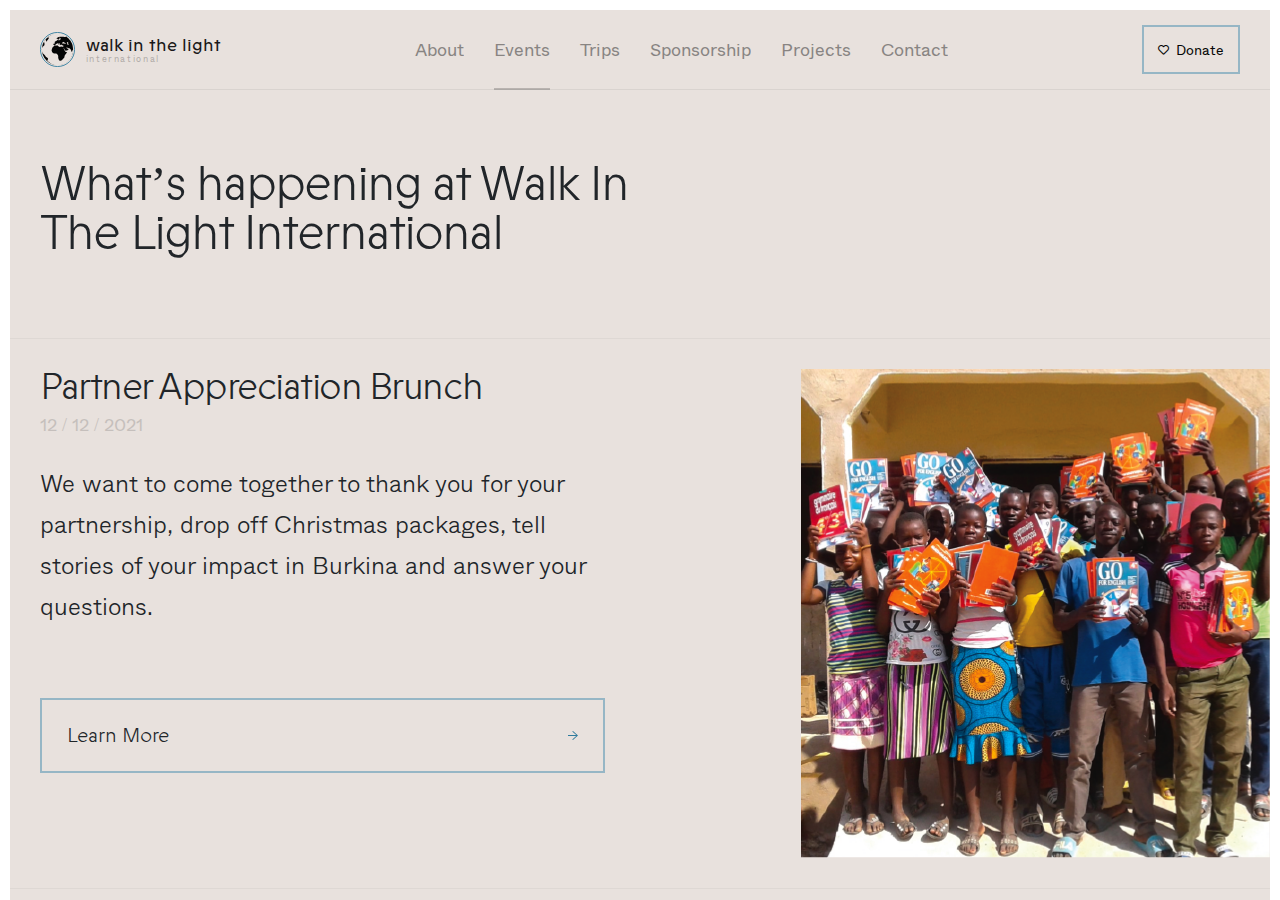
<file: events.html>
<html lang="en">
  <head>
    <meta charset="UTF-8" />
    <meta http-equiv="X-UA-Compatible" content="IE=edge" />
    <meta name="viewport" content="width=device-width, initial-scale=1.0" />
    <link rel="stylesheet" href="css/bootstrap.min.css" />
    <link href="fonts/fontawesome/css/fontawesome.min.css" rel="stylesheet" />
    <link href="fonts/fontawesome/css/regular.min.css" rel="stylesheet" />
    <link href="fonts/fontawesome/css/solid.min.css" rel="stylesheet" />
    <link rel="stylesheet" href="fonts/stylesheet.css" />
    <link rel="stylesheet" href="css/locomotive-scroll.css" />
    <link rel="stylesheet" href="css/utilities.css" />
    <link rel="stylesheet" href="css/trips.css" />
    <link rel="stylesheet" href="css/events.css" />
    <title>WITL International</title>
  </head>
  <body>
    <nav class="nav navbar navbar-expand-lg">
      <div class="container-fluid px-0">
        <a
          class="d-none d-md-flex logo align-items-center navbar-brand"
          href="index.html"
        >
          <img class="nav-globe-bg" src="images/globe.svg" alt="" />
          <img class="nav-globe" src="images/globe-nav.svg" alt="" />
          <img
            class="nav-globe-light"
            src="images/globe-nav-light.svg"
            alt=""
          />
          <div class="logo-text">
            <p>walk in the light</p>
            <p>international</p>
          </div>
        </a>
        <a class="d-md-none logo-mobile" href="index.html">
          <img src="images/logo-mobile.svg" alt="" />
          <img src="images/logo-mobile-dark.svg" alt="" />
        </a>
        <div class="nav-btn d-flex justify-content-between">
          <a
            class="donate d-flex align-items-center justify-content-center hover-fade"
            href=""
          >
            <i class="far fa-heart"></i>
            <span>Donate</span>
          </a>
          <button
            class="navbar-toggler collapsed"
            type="button"
            data-bs-toggle="collapse"
            data-bs-target="#navbarSupportedContent"
            aria-controls="navbarSupportedContent"
            aria-expanded="false"
            aria-label="Toggle navigation"
          >
            <img src="images/burger-mobile.svg" alt="" class="togger-icon" />
            <img src="images/burger-mobile-active.svg" alt="" />
          </button>
        </div>
        <div
          class="navbar-collapse collapse"
          id="navbarSupportedContent"
          style=""
        >
          <ul class="m-auto navbar-nav me-auto mb-2 mb-lg-0">
            <li class="nav-item">
              <a class="nav-link hover-fade" href="about.html">About</a>
              <img class="d-lg-none" src="images/nav-arrow.svg" alt="" />
            </li>
            <li class="nav-item">
              <a class="nav-link hover-fade" href="events.html">Events</a>
              <img class="d-lg-none" src="images/nav-arrow.svg" alt="" />
            </li>
            <li class="nav-item">
              <a class="nav-link hover-fade" href="trips.html">Trips</a>
              <img class="d-lg-none" src="images/nav-arrow.svg" alt="" />
            </li>
            <li class="nav-item">
              <a class="nav-link hover-fade" href="sponsorship.html"
                >Sponsorship</a
              >
              <img class="d-lg-none" src="images/nav-arrow.svg" alt="" />
            </li>
            <li class="nav-item">
              <a class="nav-link hover-fade" href="projects.html">Projects</a>
              <img class="d-lg-none" src="images/nav-arrow.svg" alt="" />
            </li>
            <li class="nav-item">
              <a class="nav-link hover-fade" href="contact.html">Contact</a>
              <img class="d-lg-none" src="images/nav-arrow.svg" alt="" />
            </li>
          </ul>
        </div>
      </div>
    </nav>
    <div data-scroll-container>
      <section class="headingandp m-10-7" data-scroll-section>
        <div class="px-30-16">
          <h1>What’s happening at Walk In The Light International</h1>
        </div>
        <div class="divider1">
          <hr />
        </div>
        <div class="row px-30-16 g-0">
          <div class="col-lg">
            <div>
              <h2>Partner Appreciation Brunch</h2>
              <h3 class="subtext">12 / 12 / 2021</h3>
              <p>
                We want to come together to thank you for your partnership, drop
                off Christmas packages, tell stories of your impact in Burkina
                and answer your questions.
              </p>
              <a class="hover-fade bluearrow-btn" href="event.html">
                <span> Learn More </span>
                <img src="images/arrow-blue.svg" alt="" />
              </a>
            </div>
          </div>
          <div class="col-lg d-lg-flex justify-content-end">
            <div class="d-lg-flex">
              <img class="max100vh" src="images/events.png" alt="" />
            </div>
          </div>
        </div>
        <div class="divider">
          <hr />
        </div>
        <div class="row px-30-16 g-0">
          <div class="col-lg">
            <div>
              <h2>Partner Appreciation Brunch</h2>
              <h3 class="subtext">12 / 12 / 2021</h3>
              <p>
                We want to come together to thank you for your partnership, drop
                off Christmas packages, tell stories of your impact in Burkina
                and answer your questions.
              </p>
              <a class="hover-fade bluearrow-btn" href="event.html">
                <span> Learn More </span>
                <img src="images/arrow-blue.svg" alt="" />
              </a>
            </div>
          </div>
          <div class="col-lg d-lg-flex justify-content-end">
            <div class="d-lg-flex">
              <img class="max100vh" src="images/events.png" alt="" />
            </div>
          </div>
        </div>
      </section>
      <section class="m-10-7" data-scroll-section>
        <img class="max100vh" src="images/contemplating.png" alt="" />
      </section>
      <footer data-scroll-section>
        <div class="row g-0">
          <div>
            <a href="index.html" class="logo">
              <img src="images/logo-footer.svg" alt="" />
            </a>
            <div class="footer-links">
              <a class="hover-fade" href="about.html">About</a>
              <a class="hover-fade" href="events.html">Events</a>
              <a class="hover-fade" href="contact.html">Contact</a>
            </div>
            <div class="footer-links">
              <a class="hover-fade" href="sponsorship.html">Sponsorship</a>
              <a class="hover-fade" href="trips.html">Missions</a>
              <a class="hover-fade" href="">Donate</a>
            </div>
          </div>
          <div>
            <hr />
            <div class="footer-socials">
              <a class="hover-fade" href="">
                <img src="images/fb.svg" alt="" />
              </a>
              <a class="hover-fade" href="">
                <img src="images/ig.svg" alt="" />
              </a>
            </div>
          </div>
        </div>
      </footer>
    </div>
    <script src="scripts/jquery.min.js"></script>
    <script src="scripts/slick.min.js"></script>
    <script src="scripts/locomotive-scroll.min.js"></script>
    <script src="scripts/main.js"></script>
    <script src="scripts/bootstrap.bundle.min.js"></script>
  </body>
</html>
</file>
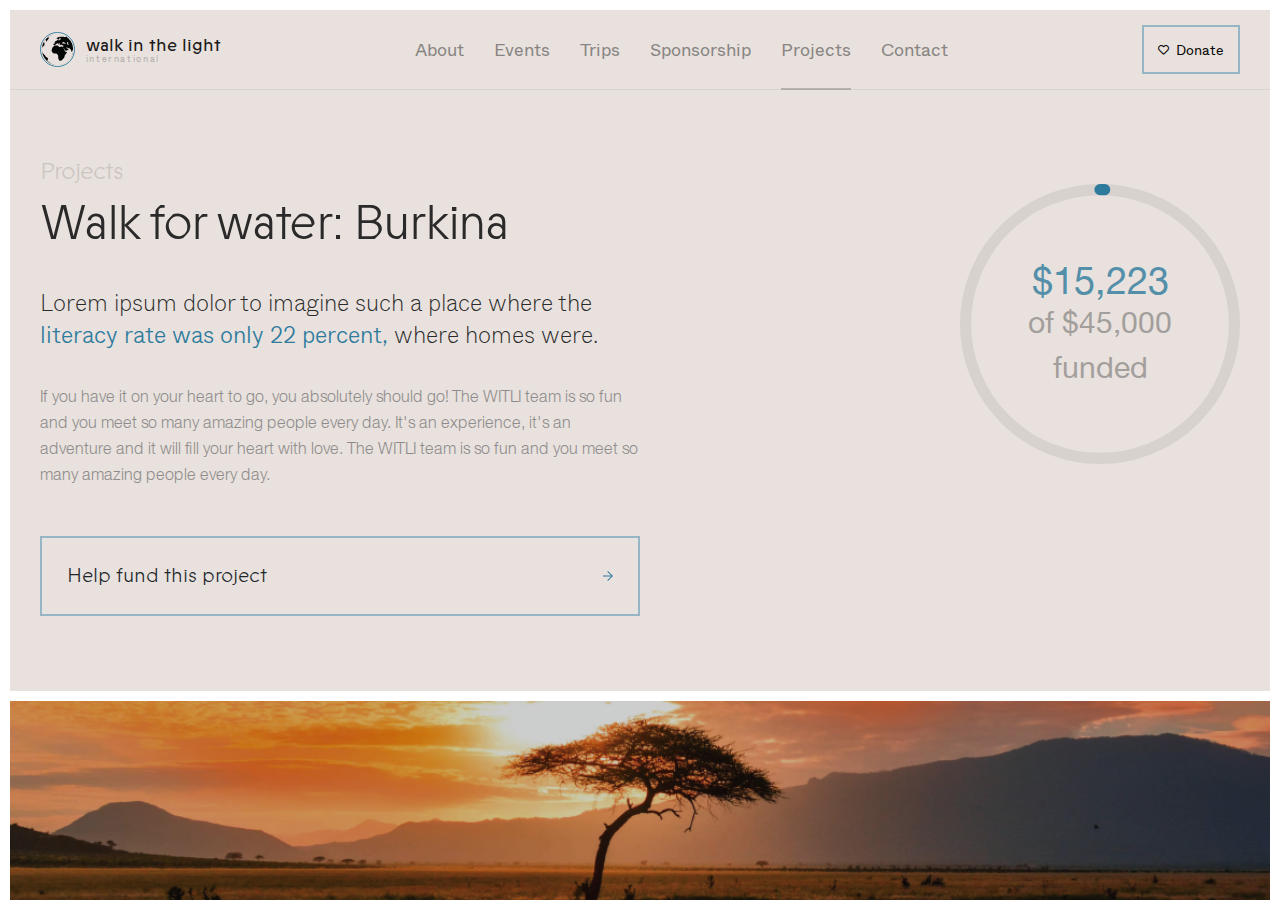
<file: project.html>
<html lang="en">
  <head>
    <meta charset="UTF-8" />
    <meta http-equiv="X-UA-Compatible" content="IE=edge" />
    <meta name="viewport" content="width=device-width, initial-scale=1.0" />
    <link rel="stylesheet" href="css/bootstrap.min.css" />
    <link href="fonts/fontawesome/css/fontawesome.min.css" rel="stylesheet" />
    <link href="fonts/fontawesome/css/regular.min.css" rel="stylesheet" />
    <link href="fonts/fontawesome/css/solid.min.css" rel="stylesheet" />
    <link rel="stylesheet" href="css/slick.min.css" />
    <link rel="stylesheet" href="fonts/stylesheet.css" />
    <link rel="stylesheet" href="css/locomotive-scroll.css" />
    <link rel="stylesheet" href="css/utilities.css" />
    <link rel="stylesheet" href="css/project.css" />
    <title>WITL International</title>
  </head>
  <body>
    <nav class="nav navbar navbar-expand-lg">
      <div class="container-fluid px-0">
        <a
          class="d-none d-md-flex logo align-items-center navbar-brand"
          href="index.html"
        >
          <img class="nav-globe-bg" src="images/globe.svg" alt="" />
          <img class="nav-globe" src="images/globe-nav.svg" alt="" />
          <img
            class="nav-globe-light"
            src="images/globe-nav-light.svg"
            alt=""
          />
          <div class="logo-text">
            <p>walk in the light</p>
            <p>international</p>
          </div>
        </a>
        <a class="d-md-none logo-mobile" href="index.html">
          <img src="images/logo-mobile.svg" alt="" />
          <img src="images/logo-mobile-dark.svg" alt="" />
        </a>
        <div class="nav-btn d-flex justify-content-between">
          <a
            class="donate d-flex align-items-center justify-content-center hover-fade"
            href=""
          >
            <i class="far fa-heart"></i>
            <span>Donate</span>
          </a>
          <button
            class="navbar-toggler collapsed"
            type="button"
            data-bs-toggle="collapse"
            data-bs-target="#navbarSupportedContent"
            aria-controls="navbarSupportedContent"
            aria-expanded="false"
            aria-label="Toggle navigation"
          >
            <img src="images/burger-mobile.svg" alt="" class="togger-icon" />
            <img src="images/burger-mobile-active.svg" alt="" />
          </button>
        </div>
        <div
          class="navbar-collapse collapse"
          id="navbarSupportedContent"
          style=""
        >
          <ul class="m-auto navbar-nav me-auto mb-2 mb-lg-0">
            <li class="nav-item">
              <a class="nav-link hover-fade" href="about.html">About</a>
              <img class="d-lg-none" src="images/nav-arrow.svg" alt="" />
            </li>
            <li class="nav-item">
              <a class="nav-link hover-fade" href="events.html">Events</a>
              <img class="d-lg-none" src="images/nav-arrow.svg" alt="" />
            </li>
            <li class="nav-item">
              <a class="nav-link hover-fade" href="trips.html">Trips</a>
              <img class="d-lg-none" src="images/nav-arrow.svg" alt="" />
            </li>
            <li class="nav-item">
              <a class="nav-link hover-fade" href="sponsorship.html"
                >Sponsorship</a
              >
              <img class="d-lg-none" src="images/nav-arrow.svg" alt="" />
            </li>
            <li class="nav-item">
              <a class="nav-link hover-fade" href="projects.html">Projects</a>
              <img class="d-lg-none" src="images/nav-arrow.svg" alt="" />
            </li>
            <li class="nav-item">
              <a class="nav-link hover-fade" href="contact.html">Contact</a>
              <img class="d-lg-none" src="images/nav-arrow.svg" alt="" />
            </li>
          </ul>
        </div>
      </div>
    </nav>
    <div data-scroll-container>
      <section data-scroll-section class="m-10-7">
        <div class="row g-0 px-30-16">
          <h2 class="subtext">Projects</h2>
          <div class="col-lg">
            <div>
              <h1>Walk for water: Burkina</h1>
              <p>
                Lorem ipsum dolor to imagine such a place where the
                <span>literacy rate was only 22 percent,</span> where homes
                were.
              </p>
              <p class="quote">
                If you have it on your heart to go, you absolutely should go!
                The WITLI team is so fun and you meet so many amazing people
                every day. It's an experience, it's an adventure and it will
                fill your heart with love. The WITLI team is so fun and you meet
                so many amazing people every day.
              </p>
              <a class="hover-fade bluearrow-btn" href="">
                <span> Help fund this project </span>
                <img src="images/arrow-blue.svg" alt="" />
              </a>
            </div>
          </div>
          <div class="col-lg">
            <div
              class="progress-container"
              data-strokeColor="#2E7B9E"
              data-trailColor="#08090912"
              data-progress="0.338288889"
              data-strokeWidth="4"
              data-scroll-call="animate"
              data-scroll
            >
              <div class="progress-text">
                <p>
                  <span>$15,223</span>
                  <span>of $45,000</span>
                  <span>funded</span>
                </p>
              </div>
            </div>
          </div>
        </div>
      </section>
      <section data-scroll-section class="m-10-7 projects">
        <div class="slides-container">
          <h3 class="project-name">
            <img src="images/info.svg" alt="" />
            Villages gather together for water event
          </h3>
          <div class="projects-slider">
            <div class="slide">
              <img src="images/projects-slide.png" alt="" />
            </div>
            <div class="slide">
              <img src="images/projects-slide.png" alt="" />
            </div>
            <div class="slide">
              <img src="images/projects-slide.png" alt="" />
            </div>
          </div>
        </div>
      </section>
      <section data-scroll-section class="m-10-7 phases">
        <div class="row g-0">
          <div class="col-lg-7">
            <div class="px-30-16 phase-text-container d-flex">
              <div class="phase-text">
                <h3><span>Phase One: </span>Lorem Ipsum</h3>
                <p>
                  Lorem ipsum dolor to imagine such a place where the
                  <span>literacy rate was only 22 percent,</span> where homes
                  were lorem ipsum dolor to imagine.
                </p>
              </div>
              <div
                class="progress-container"
                data-strokeColor="#2E7B9E"
                data-trailColor="#08090912"
                data-progress="1"
                data-strokeWidth="7"
                data-scroll-call="animate"
                data-scroll
              >
                <div class="progress-text">
                  <p>
                    <span>$12,000</span>
                    <span>of $12,000</span>
                    <span>funded</span>
                  </p>
                </div>
              </div>
            </div>
          </div>
          <div class="col-lg-5">
            <div class="phase-img">
              <img class="max100vh" src="images/phase.png" alt="" />
            </div>
          </div>
        </div>
        <div class="row g-0">
          <div class="col-lg-7">
            <div class="px-30-16 phase-text-container d-flex">
              <div class="phase-text">
                <h3><span>Phase Two: </span>Lorem Ipsum</h3>
                <p>
                  Lorem ipsum dolor to imagine such a place where the
                  <span>literacy rate was only 22 percent,</span> where homes
                  were lorem ipsum dolor to imagine.
                </p>
              </div>
              <div
                class="progress-container"
                data-strokeColor="#2E7B9E"
                data-trailColor="#08090912"
                data-progress="0.0976666667"
                data-strokeWidth="7"
                data-scroll-call="animate"
                data-scroll
              >
                <div class="progress-text">
                  <p>
                    <span>$3,223</span>
                    <span>of $33,000</span>
                    <span>funded</span>
                  </p>
                </div>
              </div>
            </div>
          </div>
          <div class="col-lg-5">
            <div>
              <a href="" class="hover-fade bluearrow-btn">
                <span>Help fund this project</span>
                <img src="images/arrow-blue.svg" alt="" />
              </a>
            </div>
          </div>
        </div>
      </section>
      <footer data-scroll-section>
        <div class="row g-0">
          <div>
            <a href="index.html" class="logo">
              <img src="images/logo-footer.svg" alt="" />
            </a>
            <div class="footer-links">
              <a class="hover-fade" href="about.html">About</a>
              <a class="hover-fade" href="events.html">Events</a>
              <a class="hover-fade" href="contact.html">Contact</a>
            </div>
            <div class="footer-links">
              <a class="hover-fade" href="sponsorship.html">Sponsorship</a>
              <a class="hover-fade" href="trips.html">Missions</a>
              <a class="hover-fade" href="">Donate</a>
            </div>
          </div>
          <div>
            <hr />
            <div class="footer-socials">
              <a class="hover-fade" href="">
                <img src="images/fb.svg" alt="" />
              </a>
              <a class="hover-fade" href="">
                <img src="images/ig.svg" alt="" />
              </a>
            </div>
          </div>
        </div>
      </footer>
    </div>
    <script src="scripts/jquery.min.js"></script>
    <script src="scripts/slick.min.js"></script>
    <script src="scripts/progressbar.min.js"></script>
    <script src="scripts/locomotive-scroll.min.js"></script>
    <script src="scripts/main.js"></script>
    <script src="scripts/bootstrap.bundle.min.js"></script>
  </body>
</html>
</file>
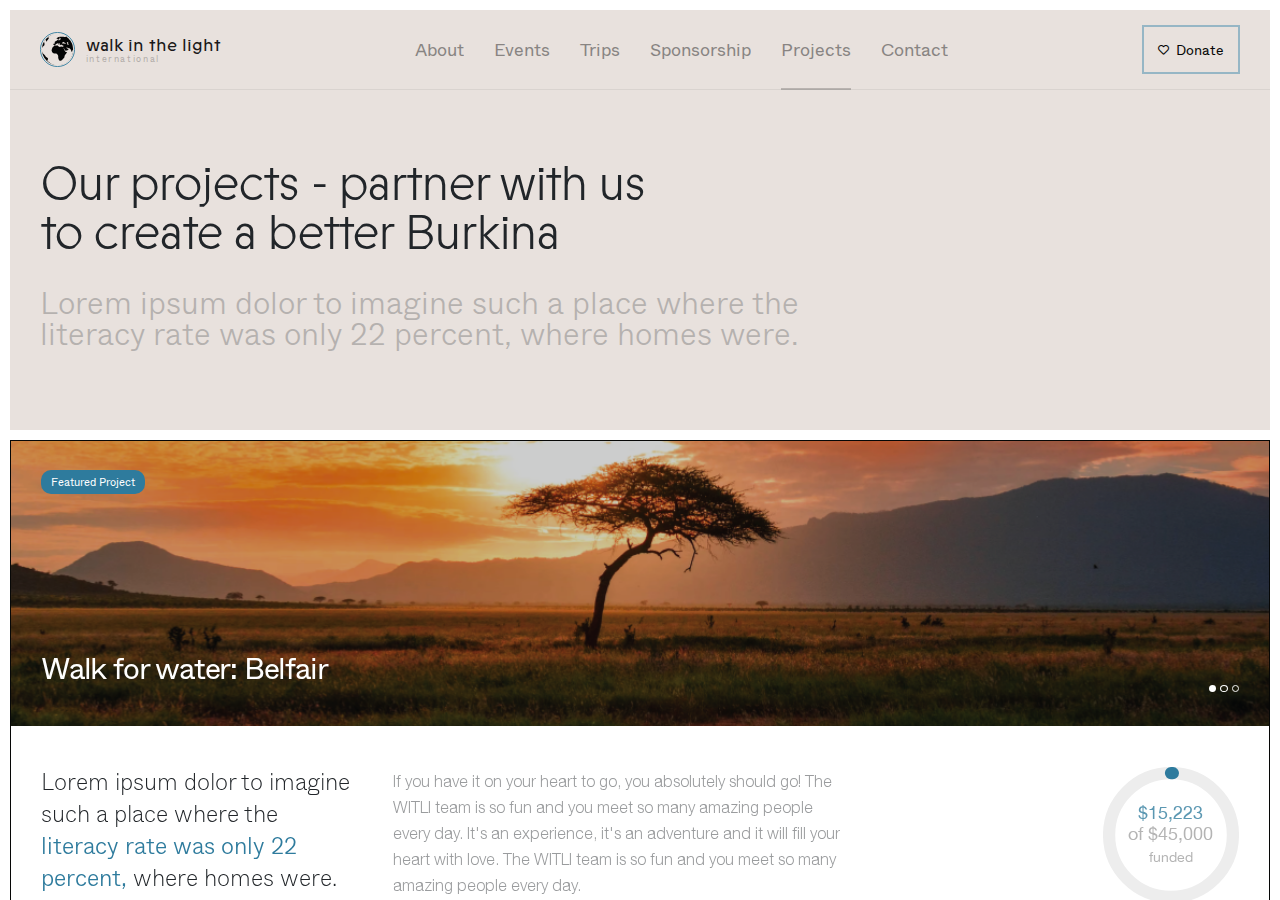
<file: projects.html>
<html lang="en">
  <head>
    <meta charset="UTF-8" />
    <meta http-equiv="X-UA-Compatible" content="IE=edge" />
    <meta name="viewport" content="width=device-width, initial-scale=1.0" />
    <link rel="stylesheet" href="css/bootstrap.min.css" />
    <link href="fonts/fontawesome/css/fontawesome.min.css" rel="stylesheet" />
    <link href="fonts/fontawesome/css/regular.min.css" rel="stylesheet" />
    <link href="fonts/fontawesome/css/solid.min.css" rel="stylesheet" />
    <link rel="stylesheet" href="css/slick.min.css" />
    <link rel="stylesheet" href="fonts/stylesheet.css" />
    <link rel="stylesheet" href="css/locomotive-scroll.css" />
    <link rel="stylesheet" href="css/utilities.css" />
    <link rel="stylesheet" href="css/projects.css" />
    <title>WITL International</title>
  </head>
  <body>
    <nav class="nav navbar navbar-expand-lg">
      <div class="container-fluid px-0">
        <a
          class="d-none d-md-flex logo align-items-center navbar-brand"
          href="index.html"
        >
          <img class="nav-globe-bg" src="images/globe.svg" alt="" />
          <img class="nav-globe" src="images/globe-nav.svg" alt="" />
          <img
            class="nav-globe-light"
            src="images/globe-nav-light.svg"
            alt=""
          />
          <div class="logo-text">
            <p>walk in the light</p>
            <p>international</p>
          </div>
        </a>
        <a class="d-md-none logo-mobile" href="index.html">
          <img src="images/logo-mobile.svg" alt="" />
          <img src="images/logo-mobile-dark.svg" alt="" />
        </a>
        <div class="nav-btn d-flex justify-content-between">
          <a
            class="donate d-flex align-items-center justify-content-center hover-fade"
            href=""
          >
            <i class="far fa-heart"></i>
            <span>Donate</span>
          </a>
          <button
            class="navbar-toggler collapsed"
            type="button"
            data-bs-toggle="collapse"
            data-bs-target="#navbarSupportedContent"
            aria-controls="navbarSupportedContent"
            aria-expanded="false"
            aria-label="Toggle navigation"
          >
            <img src="images/burger-mobile.svg" alt="" class="togger-icon" />
            <img src="images/burger-mobile-active.svg" alt="" />
          </button>
        </div>
        <div
          class="navbar-collapse collapse"
          id="navbarSupportedContent"
          style=""
        >
          <ul class="m-auto navbar-nav me-auto mb-2 mb-lg-0">
            <li class="nav-item">
              <a class="nav-link hover-fade" href="about.html">About</a>
              <img class="d-lg-none" src="images/nav-arrow.svg" alt="" />
            </li>
            <li class="nav-item">
              <a class="nav-link hover-fade" href="events.html">Events</a>
              <img class="d-lg-none" src="images/nav-arrow.svg" alt="" />
            </li>
            <li class="nav-item">
              <a class="nav-link hover-fade" href="trips.html">Trips</a>
              <img class="d-lg-none" src="images/nav-arrow.svg" alt="" />
            </li>
            <li class="nav-item">
              <a class="nav-link hover-fade" href="sponsorship.html"
                >Sponsorship</a
              >
              <img class="d-lg-none" src="images/nav-arrow.svg" alt="" />
            </li>
            <li class="nav-item">
              <a class="nav-link hover-fade" href="projects.html">Projects</a>
              <img class="d-lg-none" src="images/nav-arrow.svg" alt="" />
            </li>
            <li class="nav-item">
              <a class="nav-link hover-fade" href="contact.html">Contact</a>
              <img class="d-lg-none" src="images/nav-arrow.svg" alt="" />
            </li>
          </ul>
        </div>
      </div>
    </nav>
    <div data-scroll-container>
      <section class="m-10-7" data-scroll-section>
        <div class="px-30-16">
          <h1>Our projects - partner with us to create a better Burkina</h1>
          <p>
            Lorem ipsum dolor to imagine such a place where the literacy rate
            was only 22 percent, where homes were.
          </p>
        </div>
      </section>
      <section data-scroll-section class="projects">
        <div class="slides-container">
          <span class="project-info">Featured Project</span>
          <h3 class="project-name">Walk for water: Belfair</h3>
          <div class="projects-slider">
            <div class="slide">
              <img src="images/projects-slide.png" alt="" />
            </div>
            <div class="slide">
              <img src="images/projects-slide.png" alt="" />
            </div>
            <div class="slide">
              <img src="images/projects-slide.png" alt="" />
            </div>
          </div>
        </div>
        <div class="row g-0 projects-text">
          <div class="col-lg-10">
            <div class="row g-0 project-description">
              <p class="col-lg lead-xli">
                Lorem ipsum dolor to imagine such a place where the
                <span class="lead-li">literacy rate was only 22 percent,</span>
                where homes were.
              </p>
              <p class="col-lg quote">
                If you have it on your heart to go, you absolutely should go!
                The WITLI team is so fun and you meet so many amazing people
                every day. It's an experience, it's an adventure and it will
                fill your heart with love. The WITLI team is so fun and you meet
                so many amazing people every day.
              </p>
            </div>
          </div>
          <div class="col-lg-2">
            <!--copy this to anywhere you want to have a progress circle and it'll work, change the progress text however u want-->
            <div
              class="progress-container"
              data-strokeColor="#2E7B9E"
              data-trailColor="#EDEDED"
              data-progress="0.338288889"
              data-strokeWidth="9"
              data-scroll-call="animate"
              data-scroll
            >
              <div class="progress-text">
                <p>
                  <span>$15,223</span>
                  <span>of $45,000</span>
                  <span>funded</span>
                </p>
              </div>
            </div>
          </div>
        </div>
        <a class="more hover-fade" href="project.html">
          <span>Learn More</span>
          <img src="images/arrow-blue.svg" alt="" />
        </a>
      </section>
      <footer data-scroll-section>
        <div class="row g-0">
          <div>
            <a href="index.html" class="logo">
              <img src="images/logo-footer.svg" alt="" />
            </a>
            <div class="footer-links">
              <a class="hover-fade" href="about.html">About</a>
              <a class="hover-fade" href="events.html">Events</a>
              <a class="hover-fade" href="contact.html">Contact</a>
            </div>
            <div class="footer-links">
              <a class="hover-fade" href="sponsorship.html">Sponsorship</a>
              <a class="hover-fade" href="trips.html">Missions</a>
              <a class="hover-fade" href="">Donate</a>
            </div>
          </div>
          <div>
            <hr />
            <div class="footer-socials">
              <a class="hover-fade" href="">
                <img src="images/fb.svg" alt="" />
              </a>
              <a class="hover-fade" href="">
                <img src="images/ig.svg" alt="" />
              </a>
            </div>
          </div>
        </div>
      </footer>
    </div>
    <script src="scripts/jquery.min.js"></script>
    <script src="scripts/slick.min.js"></script>
    <script src="scripts/progressbar.min.js"></script>
    <script src="scripts/locomotive-scroll.min.js"></script>
    <script src="scripts/main.js"></script>
    <script src="scripts/bootstrap.bundle.min.js"></script>
  </body>
</html>
</file>
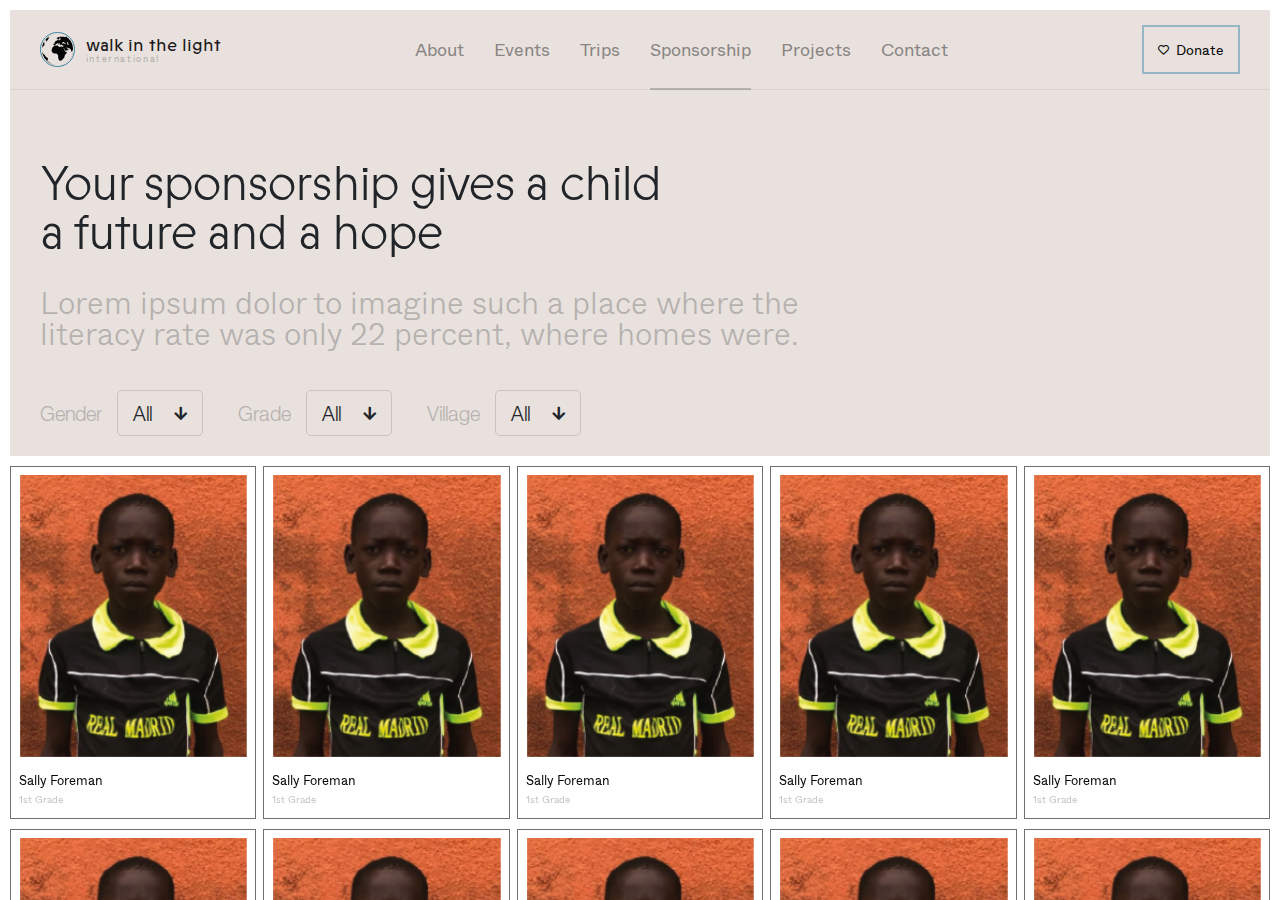
<file: sponsor.html>
<html lang="en">
  <head>
    <meta charset="UTF-8" />
    <meta http-equiv="X-UA-Compatible" content="IE=edge" />
    <meta name="viewport" content="width=device-width, initial-scale=1.0" />
    <link rel="stylesheet" href="css/bootstrap.min.css" />
    <link href="fonts/fontawesome/css/fontawesome.min.css" rel="stylesheet" />
    <link href="fonts/fontawesome/css/regular.min.css" rel="stylesheet" />
    <link href="fonts/fontawesome/css/solid.min.css" rel="stylesheet" />
    <link rel="stylesheet" href="fonts/stylesheet.css" />
    <link rel="stylesheet" href="css/locomotive-scroll.css" />
    <link rel="stylesheet" href="css/utilities.css" />
    <link rel="stylesheet" href="css/sponsor.css" />
    <title>WITL International</title>
  </head>
  <body>
    <nav class="nav navbar navbar-expand-lg">
      <div class="container-fluid px-0">
        <a
          class="d-none d-md-flex logo align-items-center navbar-brand"
          href="index.html"
        >
          <img class="nav-globe-bg" src="images/globe.svg" alt="" />
          <img class="nav-globe" src="images/globe-nav.svg" alt="" />
          <img
            class="nav-globe-light"
            src="images/globe-nav-light.svg"
            alt=""
          />
          <div class="logo-text">
            <p>walk in the light</p>
            <p>international</p>
          </div>
        </a>
        <a class="d-md-none logo-mobile" href="index.html">
          <img src="images/logo-mobile.svg" alt="" />
          <img src="images/logo-mobile-dark.svg" alt="" />
        </a>
        <div class="nav-btn d-flex justify-content-between">
          <a
            class="donate d-flex align-items-center justify-content-center hover-fade"
            href=""
          >
            <i class="far fa-heart"></i>
            <span>Donate</span>
          </a>
          <button
            class="navbar-toggler collapsed"
            type="button"
            data-bs-toggle="collapse"
            data-bs-target="#navbarSupportedContent"
            aria-controls="navbarSupportedContent"
            aria-expanded="false"
            aria-label="Toggle navigation"
          >
            <img src="images/burger-mobile.svg" alt="" class="togger-icon" />
            <img src="images/burger-mobile-active.svg" alt="" />
          </button>
        </div>
        <div
          class="navbar-collapse collapse"
          id="navbarSupportedContent"
          style=""
        >
          <ul class="m-auto navbar-nav me-auto mb-2 mb-lg-0">
            <li class="nav-item">
              <a class="nav-link hover-fade" href="about.html">About</a>
              <img class="d-lg-none" src="images/nav-arrow.svg" alt="" />
            </li>
            <li class="nav-item">
              <a class="nav-link hover-fade" href="events.html">Events</a>
              <img class="d-lg-none" src="images/nav-arrow.svg" alt="" />
            </li>
            <li class="nav-item">
              <a class="nav-link hover-fade" href="trips.html">Trips</a>
              <img class="d-lg-none" src="images/nav-arrow.svg" alt="" />
            </li>
            <li class="nav-item">
              <a class="nav-link hover-fade" href="sponsorship.html"
                >Sponsorship</a
              >
              <img class="d-lg-none" src="images/nav-arrow.svg" alt="" />
            </li>
            <li class="nav-item">
              <a class="nav-link hover-fade" href="projects.html">Projects</a>
              <img class="d-lg-none" src="images/nav-arrow.svg" alt="" />
            </li>
            <li class="nav-item">
              <a class="nav-link hover-fade" href="contact.html">Contact</a>
              <img class="d-lg-none" src="images/nav-arrow.svg" alt="" />
            </li>
          </ul>
        </div>
      </div>
    </nav>
    <div data-scroll-container>
      <section class="m-10-7" data-scroll-section>
        <div class="px-30-16">
          <h1>Your sponsorship gives a child a future and a hope</h1>
          <p>
            Lorem ipsum dolor to imagine such a place where the literacy rate
            was only 22 percent, where homes were.
          </p>
        </div>
        <div class="d-flex filter px-30-16">
          <div class="d-flex align-items-center">
            <h3>Gender</h3>
            <div class="dropdown">
              <button class="dropbtn d-flex align-items-center">
                <span>All</span>
                <i class="fas fa-arrow-down"></i>
              </button>
              <div class="dropdown-content">
                <a class="selected" href="#">All</a>
                <a href="#">Male</a>
                <a href="#">Female</a>
              </div>
            </div>
          </div>
          <div class="d-flex align-items-center">
            <h3>Grade</h3>
            <div class="dropdown">
              <button class="dropbtn d-flex align-items-center">
                <span>All</span>
                <i class="fas fa-arrow-down"></i>
              </button>
              <div class="dropdown-content">
                <a class="selected" href="#">All</a>
                <a href="#">1st Grade</a>
                <a href="#">2nd Grade</a>
                <a href="#">3rd Grade</a>
              </div>
            </div>
          </div>
          <div class="d-flex align-items-center">
            <h3>Village</h3>
            <div class="dropdown">
              <button class="dropbtn d-flex align-items-center">
                <span>All</span>
                <i class="fas fa-arrow-down"></i>
              </button>
              <div class="dropdown-content">
                <a class="selected" href="#">All</a>
                <a href="#">Village S</a>
                <a href="#">Village V</a>
                <a href="#">Village A</a>
              </div>
            </div>
          </div>
        </div>
      </section>
      <section data-scroll-section class="m-10-7 sponsor-cards">
        <div class="d-flex flex-wrap">
          <div>
            <a class="sponsor-card" href="sponsorship.html">
              <div class="sponsor-img">
                <img class="img-fluid" src="images/child2.jpg" alt="" />
              </div>
              <div class="sponsor-info">
                <h4>Sally Foreman</h4>
                <p>1st Grade</p>
              </div>
            </a>
          </div>
          <div>
            <a class="sponsor-card" href="sponsorship.html">
              <div class="sponsor-img">
                <img class="img-fluid" src="images/child2.jpg" alt="" />
              </div>
              <div class="sponsor-info">
                <h4>Sally Foreman</h4>
                <p>1st Grade</p>
              </div>
            </a>
          </div>
          <div>
            <a class="sponsor-card" href="sponsorship.html">
              <div class="sponsor-img">
                <img class="img-fluid" src="images/child2.jpg" alt="" />
              </div>
              <div class="sponsor-info">
                <h4>Sally Foreman</h4>
                <p>1st Grade</p>
              </div>
            </a>
          </div>
          <div>
            <a class="sponsor-card" href="sponsorship.html">
              <div class="sponsor-img">
                <img class="img-fluid" src="images/child2.jpg" alt="" />
              </div>
              <div class="sponsor-info">
                <h4>Sally Foreman</h4>
                <p>1st Grade</p>
              </div>
            </a>
          </div>
          <div>
            <a class="sponsor-card" href="sponsorship.html">
              <div class="sponsor-img">
                <img class="img-fluid" src="images/child2.jpg" alt="" />
              </div>
              <div class="sponsor-info">
                <h4>Sally Foreman</h4>
                <p>1st Grade</p>
              </div>
            </a>
          </div>
          <div>
            <a class="sponsor-card" href="sponsorship.html">
              <div class="sponsor-img">
                <img class="img-fluid" src="images/child2.jpg" alt="" />
              </div>
              <div class="sponsor-info">
                <h4>Sally Foreman</h4>
                <p>1st Grade</p>
              </div>
            </a>
          </div>
          <div>
            <a class="sponsor-card" href="sponsorship.html">
              <div class="sponsor-img">
                <img class="img-fluid" src="images/child2.jpg" alt="" />
              </div>
              <div class="sponsor-info">
                <h4>Sally Foreman</h4>
                <p>1st Grade</p>
              </div>
            </a>
          </div>
          <div>
            <a class="sponsor-card" href="sponsorship.html">
              <div class="sponsor-img">
                <img class="img-fluid" src="images/child2.jpg" alt="" />
              </div>
              <div class="sponsor-info">
                <h4>Sally Foreman</h4>
                <p>1st Grade</p>
              </div>
            </a>
          </div>
          <div>
            <a class="sponsor-card" href="sponsorship.html">
              <div class="sponsor-img">
                <img class="img-fluid" src="images/child2.jpg" alt="" />
              </div>
              <div class="sponsor-info">
                <h4>Sally Foreman</h4>
                <p>1st Grade</p>
              </div>
            </a>
          </div>
          <div>
            <a class="sponsor-card" href="sponsorship.html">
              <div class="sponsor-img">
                <img class="img-fluid" src="images/child2.jpg" alt="" />
              </div>
              <div class="sponsor-info">
                <h4>Sally Foreman</h4>
                <p>1st Grade</p>
              </div>
            </a>
          </div>
        </div>
      </section>
      <footer data-scroll-section>
        <div class="row g-0">
          <div>
            <a href="index.html" class="logo">
              <img src="images/logo-footer.svg" alt="" />
            </a>
            <div class="footer-links">
              <a class="hover-fade" href="about.html">About</a>
              <a class="hover-fade" href="events.html">Events</a>
              <a class="hover-fade" href="contact.html">Contact</a>
            </div>
            <div class="footer-links">
              <a class="hover-fade" href="sponsorship.html">Sponsorship</a>
              <a class="hover-fade" href="trips.html">Missions</a>
              <a class="hover-fade" href="">Donate</a>
            </div>
          </div>
          <div>
            <hr />
            <div class="footer-socials">
              <a class="hover-fade" href="">
                <img src="images/fb.svg" alt="" />
              </a>
              <a class="hover-fade" href="">
                <img src="images/ig.svg" alt="" />
              </a>
            </div>
          </div>
        </div>
      </footer>
    </div>
    <script src="scripts/jquery.min.js"></script>
    <script src="scripts/slick.min.js"></script>
    <script src="scripts/locomotive-scroll.min.js"></script>
    <script src="scripts/main.js"></script>
    <script src="scripts/sponsor.js"></script>
    <script src="scripts/bootstrap.bundle.min.js"></script>
  </body>
</html>
</file>
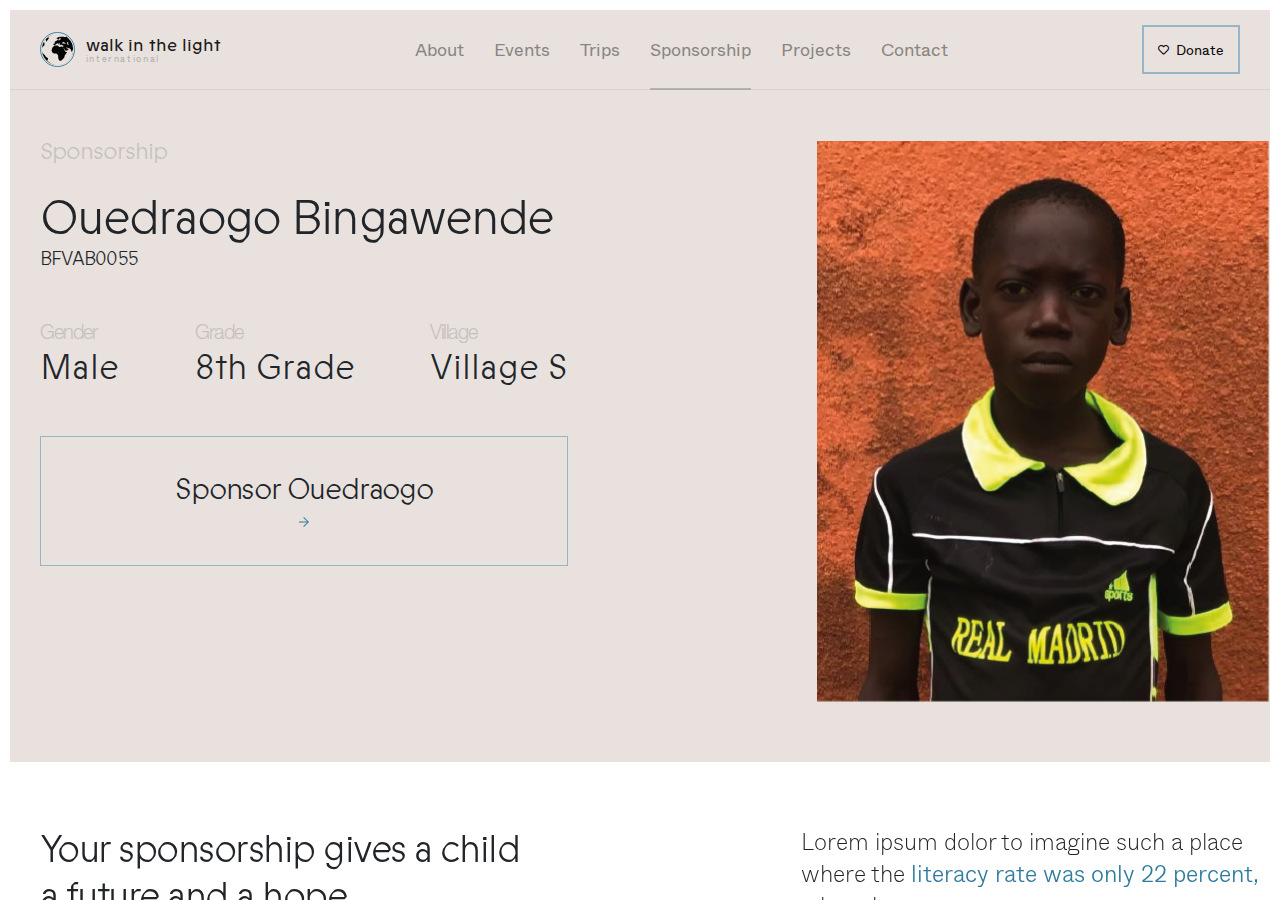
<file: sponsorship.html>
<html lang="en">
  <head>
    <meta charset="UTF-8" />
    <meta http-equiv="X-UA-Compatible" content="IE=edge" />
    <meta name="viewport" content="width=device-width, initial-scale=1.0" />
    <link rel="stylesheet" href="css/bootstrap.min.css" />
    <link href="fonts/fontawesome/css/fontawesome.min.css" rel="stylesheet" />
    <link href="fonts/fontawesome/css/regular.min.css" rel="stylesheet" />
    <link href="fonts/fontawesome/css/solid.min.css" rel="stylesheet" />
    <link rel="stylesheet" href="fonts/stylesheet.css" />
    <link rel="stylesheet" href="css/locomotive-scroll.css" />
    <link rel="stylesheet" href="css/utilities.css" />
    <link rel="stylesheet" href="css/sponsorship.css" />
    <title>WITL International</title>
  </head>
  <body>
    <nav class="nav navbar navbar-expand-lg">
      <div class="container-fluid px-0">
        <a
          class="d-none d-md-flex logo align-items-center navbar-brand"
          href="index.html"
        >
          <img class="nav-globe-bg" src="images/globe.svg" alt="" />
          <img class="nav-globe" src="images/globe-nav.svg" alt="" />
          <img
            class="nav-globe-light"
            src="images/globe-nav-light.svg"
            alt=""
          />
          <div class="logo-text">
            <p>walk in the light</p>
            <p>international</p>
          </div>
        </a>
        <a class="d-md-none logo-mobile" href="index.html">
          <img src="images/logo-mobile.svg" alt="" />
          <img src="images/logo-mobile-dark.svg" alt="" />
        </a>
        <div class="nav-btn d-flex justify-content-between">
          <a
            class="donate d-flex align-items-center justify-content-center hover-fade"
            href=""
          >
            <i class="far fa-heart"></i>
            <span>Donate</span>
          </a>
          <button
            class="navbar-toggler collapsed"
            type="button"
            data-bs-toggle="collapse"
            data-bs-target="#navbarSupportedContent"
            aria-controls="navbarSupportedContent"
            aria-expanded="false"
            aria-label="Toggle navigation"
          >
            <img src="images/burger-mobile.svg" alt="" class="togger-icon" />
            <img src="images/burger-mobile-active.svg" alt="" />
          </button>
        </div>
        <div
          class="navbar-collapse collapse"
          id="navbarSupportedContent"
          style=""
        >
          <ul class="m-auto navbar-nav me-auto mb-2 mb-lg-0">
            <li class="nav-item">
              <a class="nav-link hover-fade" href="about.html">About</a>
              <img class="d-lg-none" src="images/nav-arrow.svg" alt="" />
            </li>
            <li class="nav-item">
              <a class="nav-link hover-fade" href="events.html">Events</a>
              <img class="d-lg-none" src="images/nav-arrow.svg" alt="" />
            </li>
            <li class="nav-item">
              <a class="nav-link hover-fade" href="trips.html">Trips</a>
              <img class="d-lg-none" src="images/nav-arrow.svg" alt="" />
            </li>
            <li class="nav-item">
              <a class="nav-link hover-fade" href="sponsorship.html"
                >Sponsorship</a
              >
              <img class="d-lg-none" src="images/nav-arrow.svg" alt="" />
            </li>
            <li class="nav-item">
              <a class="nav-link hover-fade" href="projects.html">Projects</a>
              <img class="d-lg-none" src="images/nav-arrow.svg" alt="" />
            </li>
            <li class="nav-item">
              <a class="nav-link hover-fade" href="contact.html">Contact</a>
              <img class="d-lg-none" src="images/nav-arrow.svg" alt="" />
            </li>
          </ul>
        </div>
      </div>
    </nav>
    <div data-scroll-container>
      <section class="m-10-7" data-scroll-section>
        <div class="row g-0 justify-content-between">
          <div class="col-md">
            <div class="px-30-16">
              <h2 class="subtext d-none d-md-block">Sponsorship</h2>
              <div class="d-none d-md-block sponsorship-name">
                <h1>Ouedraogo Bingawende</h1>
                <h4>BFVAB0055</h4>
              </div>
              <div class="sponsorship-info d-flex justify-content-between">
                <div>
                  <h3 class="subtext">Gender</h3>
                  <p>Male</p>
                </div>
                <div>
                  <h3 class="subtext">Grade</h3>
                  <p>8th Grade</p>
                </div>
                <div>
                  <h3 class="subtext">Village</h3>
                  <p>Village S</p>
                </div>
              </div>
              <a class="hover-fade prophet li" href="">
                <span>Sponsor Ouedraogo</span>
                <img src="images/arrow-blue.svg" alt="" />
              </a>
            </div>
          </div>
          <div class="col-md">
            <img class="d-none d-md-inline" src="images/ouedraogo.png" alt="" />
            <h2 class="subtext d-md-none">Sponsorship</h2>
            <div class="d-md-none sponsor-card">
              <img src="images/ouedraogo.png" alt="" />
              <div class="d-md-none">
                <h3>Ouedraogo Bingawende</h3>
                <h4>BFVAB0055</h4>
              </div>
            </div>
          </div>
        </div>
      </section>
      <section data-scroll-section class="sponsor">
        <div class="row section-intro g-0">
          <div class="col-md">
            <div>
              <h2>Your sponsorship gives a child a future and a hope</h2>
            </div>
          </div>
          <div class="col-md">
            <div>
              <p class="lead-xli">
                Lorem ipsum dolor to imagine such a place where the
                <span class="lead-li">literacy rate was only 22 percent,</span>
                where homes were.
              </p>
            </div>
          </div>
        </div>
        <div class="row g-0 sponsor-slider">
          <div class="slider">
            <div class="slide-track d-flex">
              <div class="slide-container">
                <a class="slide">
                  <div class="sponsor-img">
                    <img class="img-fluid" src="images/child2.jpg" alt="" />
                  </div>
                  <div class="sponsor-info">
                    <h4>Sally Foreman</h4>
                    <p>1st Grade</p>
                  </div>
                </a>
              </div>
              <div class="slide-container">
                <a class="slide">
                  <div class="sponsor-img">
                    <img class="img-fluid" src="images/child1.jpg" alt="" />
                  </div>
                  <div class="sponsor-info">
                    <h4>Ouedraogo Bingawendê</h4>
                    <p>2nd Grade</p>
                  </div>
                </a>
              </div>
              <div class="slide-container">
                <a class="slide">
                  <div class="sponsor-img">
                    <img class="img-fluid" src="images/child2.jpg" alt="" />
                  </div>
                  <div class="sponsor-info">
                    <h4>Sally Foreman</h4>
                    <p>3rd Grade</p>
                  </div>
                </a>
              </div>
              <div class="slide-container">
                <a class="slide">
                  <div class="sponsor-img">
                    <img class="img-fluid" src="images/child1.jpg" alt="" />
                  </div>
                  <div class="sponsor-info">
                    <h4>Ouedraogo Bingawendê</h4>
                    <p>4th Grade</p>
                  </div>
                </a>
              </div>
              <div class="slide-container">
                <a class="slide">
                  <div class="sponsor-img">
                    <img class="img-fluid" src="images/child2.jpg" alt="" />
                  </div>
                  <div class="sponsor-info">
                    <h4>Sally Foreman</h4>
                    <p>5th Grade</p>
                  </div>
                </a>
              </div>
              <div class="slide-container see-more">
                <a class="wrapper slide">
                  <div>
                    <img src="images/sponsor-more.svg" alt="" />
                    <p href="">
                      <span>See more</span>
                      <span>Sponsorship</span>
                      <span>Opportunities</span>
                    </p>
                  </div>
                </a>
              </div>
            </div>
          </div>
        </div>
      </section>
      <footer data-scroll-section>
        <div class="row g-0">
          <div>
            <a href="index.html" class="logo">
              <img src="images/logo-footer.svg" alt="" />
            </a>
            <div class="footer-links">
              <a class="hover-fade" href="about.html">About</a>
              <a class="hover-fade" href="events.html">Events</a>
              <a class="hover-fade" href="contact.html">Contact</a>
            </div>
            <div class="footer-links">
              <a class="hover-fade" href="sponsorship.html">Sponsorship</a>
              <a class="hover-fade" href="trips.html">Missions</a>
              <a class="hover-fade" href="">Donate</a>
            </div>
          </div>
          <div>
            <hr />
            <div class="footer-socials">
              <a class="hover-fade" href="">
                <img src="images/fb.svg" alt="" />
              </a>
              <a class="hover-fade" href="">
                <img src="images/ig.svg" alt="" />
              </a>
            </div>
          </div>
        </div>
      </footer>
    </div>
    <script src="scripts/jquery.min.js"></script>
    <script src="scripts/slick.min.js"></script>
    <script src="scripts/locomotive-scroll.min.js"></script>
    <script src="scripts/main.js"></script>
    <script src="scripts/bootstrap.bundle.min.js"></script>
  </body>
</html>
</file>
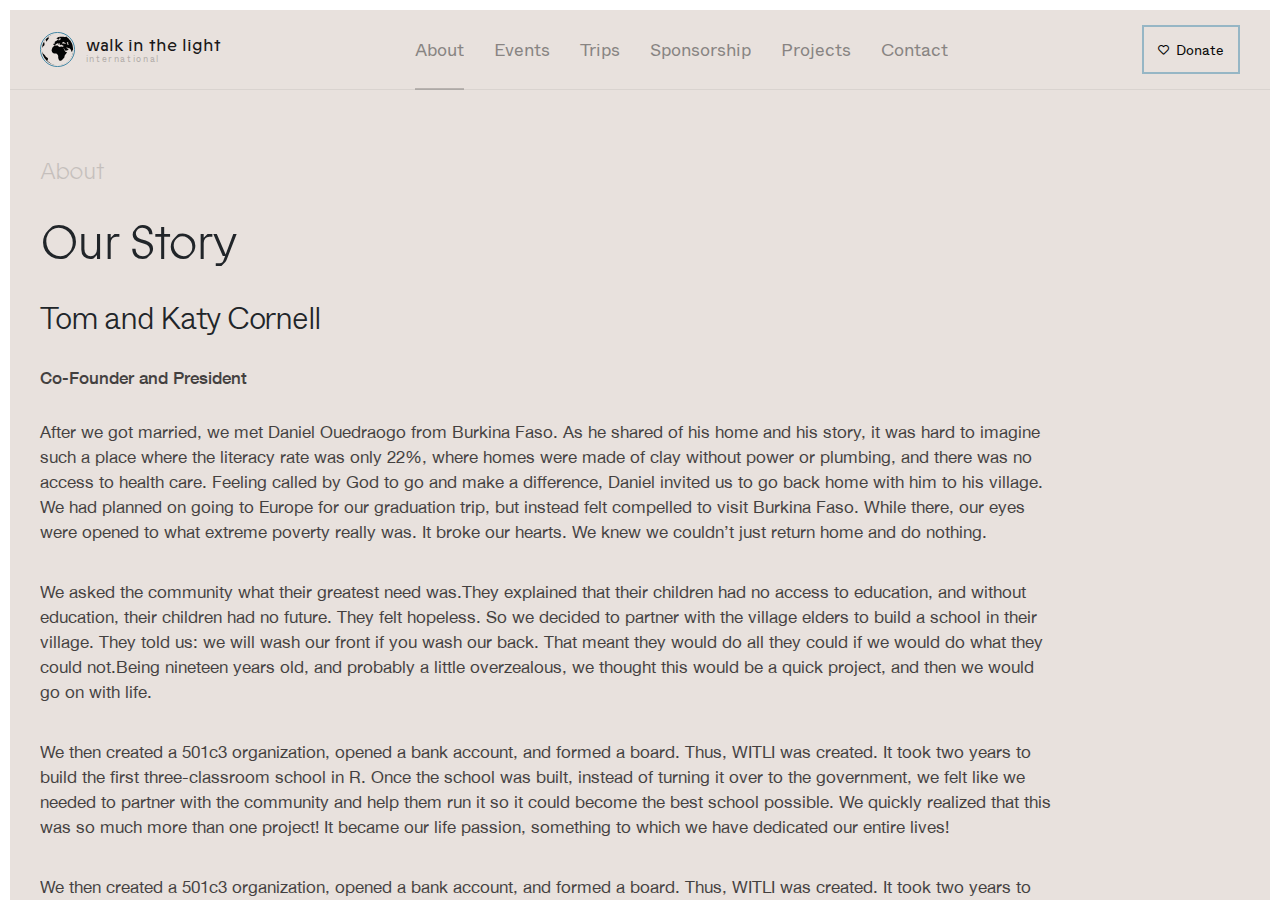
<file: story.html>
<html lang="en">
  <head>
    <meta charset="UTF-8" />
    <meta http-equiv="X-UA-Compatible" content="IE=edge" />
    <meta name="viewport" content="width=device-width, initial-scale=1.0" />
    <link rel="stylesheet" href="css/bootstrap.min.css" />
    <link href="fonts/fontawesome/css/fontawesome.min.css" rel="stylesheet" />
    <link href="fonts/fontawesome/css/regular.min.css" rel="stylesheet" />
    <link href="fonts/fontawesome/css/solid.min.css" rel="stylesheet" />
    <link href="fonts/fontawesome/css/brands.min.css" rel="stylesheet" />
    <link rel="stylesheet" href="fonts/stylesheet.css" />
    <link rel="stylesheet" href="css/locomotive-scroll.css" />
    <link rel="stylesheet" href="css/utilities.css" />
    <link rel="stylesheet" href="css/story.css" />
    <title>WITL International</title>
  </head>
  <body>
    <nav class="nav navbar navbar-expand-lg">
      <div class="container-fluid px-0">
        <a
          class="d-none d-md-flex logo align-items-center navbar-brand"
          href="index.html"
        >
          <img class="nav-globe-bg" src="images/globe.svg" alt="" />
          <img class="nav-globe" src="images/globe-nav.svg" alt="" />
          <img
            class="nav-globe-light"
            src="images/globe-nav-light.svg"
            alt=""
          />
          <div class="logo-text">
            <p>walk in the light</p>
            <p>international</p>
          </div>
        </a>
        <a class="d-md-none logo-mobile" href="index.html">
          <img src="images/logo-mobile.svg" alt="" />
          <img src="images/logo-mobile-dark.svg" alt="" />
        </a>
        <div class="nav-btn d-flex justify-content-between">
          <a
            class="donate d-flex align-items-center justify-content-center hover-fade"
            href=""
          >
            <i class="far fa-heart"></i>
            <span>Donate</span>
          </a>
          <button
            class="navbar-toggler collapsed"
            type="button"
            data-bs-toggle="collapse"
            data-bs-target="#navbarSupportedContent"
            aria-controls="navbarSupportedContent"
            aria-expanded="false"
            aria-label="Toggle navigation"
          >
            <img src="images/burger-mobile.svg" alt="" class="togger-icon" />
            <img src="images/burger-mobile-active.svg" alt="" />
          </button>
        </div>
        <div
          class="navbar-collapse collapse"
          id="navbarSupportedContent"
          style=""
        >
          <ul class="m-auto navbar-nav me-auto mb-2 mb-lg-0">
            <li class="nav-item">
              <a class="nav-link hover-fade" href="about.html">About</a>
              <img class="d-lg-none" src="images/nav-arrow.svg" alt="" />
            </li>
            <li class="nav-item">
              <a class="nav-link hover-fade" href="events.html">Events</a>
              <img class="d-lg-none" src="images/nav-arrow.svg" alt="" />
            </li>
            <li class="nav-item">
              <a class="nav-link hover-fade" href="trips.html">Trips</a>
              <img class="d-lg-none" src="images/nav-arrow.svg" alt="" />
            </li>
            <li class="nav-item">
              <a class="nav-link hover-fade" href="sponsorship.html"
                >Sponsorship</a
              >
              <img class="d-lg-none" src="images/nav-arrow.svg" alt="" />
            </li>
            <li class="nav-item">
              <a class="nav-link hover-fade" href="projects.html">Projects</a>
              <img class="d-lg-none" src="images/nav-arrow.svg" alt="" />
            </li>
            <li class="nav-item">
              <a class="nav-link hover-fade" href="contact.html">Contact</a>
              <img class="d-lg-none" src="images/nav-arrow.svg" alt="" />
            </li>
          </ul>
        </div>
      </div>
    </nav>
    <div data-scroll-container>
      <section class="m-10-7 px-30-16" data-scroll-section>
        <h3 class="subtext">About</h3>
        <h1>Our Story</h1>
        <h2>Tom and Katy Cornell</h2>
        <div class="story-text">
          <h3>Co-Founder and President</h3>
          <p>
            After we got married, we met Daniel Ouedraogo from Burkina Faso. As
            he shared of his home and his story, it was hard to imagine such a
            place where the literacy rate was only 22%, where homes were made of
            clay without power or plumbing, and there was no access to health
            care. Feeling called by God to go and make a difference, Daniel
            invited us to go back home with him to his village. We had planned
            on going to Europe for our graduation trip, but instead felt
            compelled to visit Burkina Faso. While there, our eyes were opened
            to what extreme poverty really was. It broke our hearts. We knew we
            couldn’t just return home and do nothing.
          </p>
          <p>
            We asked the community what their greatest need was.They explained
            that their children had no access to education, and without
            education, their children had no future. They felt hopeless. So we
            decided to partner with the village elders to build a school in
            their village. They told us: we will wash our front if you wash our
            back. That meant they would do all they could if we would do what
            they could not.Being nineteen years old, and probably a little
            overzealous, we thought this would be a quick project, and then we
            would go on with life.
          </p>
          <p>
            We then created a 501c3 organization, opened a bank account, and
            formed a board. Thus, WITLI was created. It took two years to build
            the first three-classroom school in R. Once the school was built,
            instead of turning it over to the government, we felt like we needed
            to partner with the community and help them run it so it could
            become the best school possible. We quickly realized that this was
            so much more than one project! It became our life passion, something
            to which we have dedicated our entire lives!
          </p>
          <p>
            We then created a 501c3 organization, opened a bank account, and
            formed a board. Thus, WITLI was created. It took two years to build
            the first three-classroom school in R. Once the school was built,
            instead of turning it over to the government, we felt like we needed
            to partner with the community and help them run it so it could
            become the best school possible. We quickly realized that this was
            so much more than one project! It became our life passion, something
            to which we have dedicated our entire lives!
          </p>
          <p>
            Through the school, we learned so much about the community and
            realized that without looking at the community as a whole and
            addressing all the issues, the chains of poverty would not be
            broken. For example, having the school is amazing; however, if kids
            are always dehydrated, malnourished, and severely sick, they do not
            excel. If their parents are barely surviving, and need their kids to
            work for them in the fields and gather water, then they can’t go to
            school. Over time, WILTI formed into a community development
            organization, tackling every angle of poverty to transform each
            village and the entire country of Burkina Faso. Our vision is to see
            healthy, sustainable communities that are thriving and producing the
            next generation of leaders!
          </p>
        </div>
      </section>
      <section data-scroll-section class="m-10-7 story-video">
        <div>
          <img src="images/story-thumbnail.jpg" alt="" />
          <div class="icon">
            <i class="fab fa-youtube"></i>
          </div>
        </div>
      </section>
      <section data-scroll-section class="m-10-7 how">
        <img src="images/how.png" alt="" />
      </section>
      <footer data-scroll-section>
        <div class="row g-0">
          <div>
            <a href="index.html" class="logo">
              <img src="images/logo-footer.svg" alt="" />
            </a>
            <div class="footer-links">
              <a class="hover-fade" href="about.html">About</a>
              <a class="hover-fade" href="events.html">Events</a>
              <a class="hover-fade" href="contact.html">Contact</a>
            </div>
            <div class="footer-links">
              <a class="hover-fade" href="sponsorship.html">Sponsorship</a>
              <a class="hover-fade" href="trips.html">Missions</a>
              <a class="hover-fade" href="">Donate</a>
            </div>
          </div>
          <div>
            <hr />
            <div class="footer-socials">
              <a class="hover-fade" href="">
                <img src="images/fb.svg" alt="" />
              </a>
              <a class="hover-fade" href="">
                <img src="images/ig.svg" alt="" />
              </a>
            </div>
          </div>
        </div>
      </footer>
    </div>
    <script src="scripts/jquery.min.js"></script>
    <script src="scripts/slick.min.js"></script>
    <script src="scripts/locomotive-scroll.min.js"></script>
    <script src="scripts/main.js"></script>
    <script src="scripts/bootstrap.bundle.min.js"></script>
  </body>
</html>
</file>
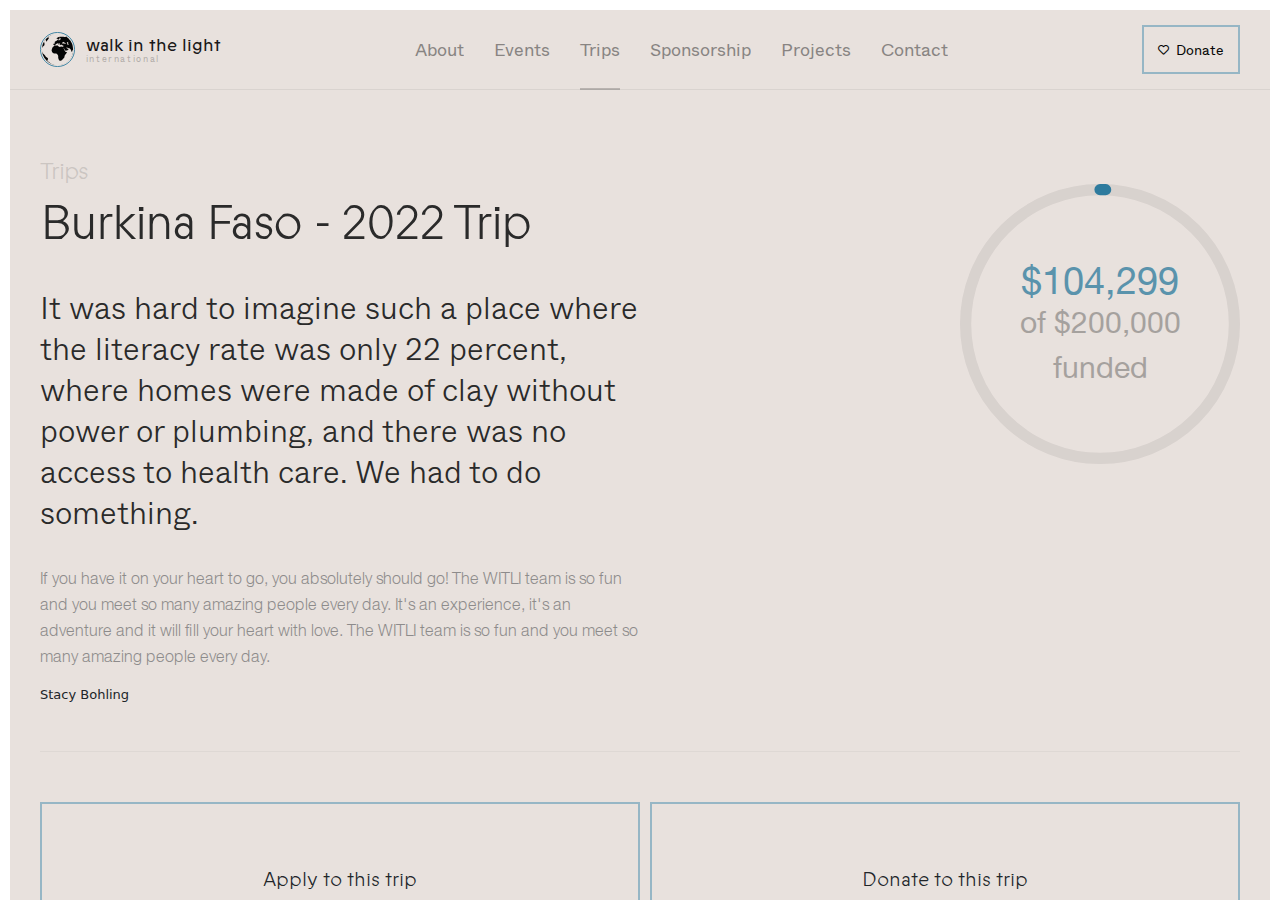
<file: trip.html>
<html lang="en">
  <head>
    <meta charset="UTF-8" />
    <meta http-equiv="X-UA-Compatible" content="IE=edge" />
    <meta name="viewport" content="width=device-width, initial-scale=1.0" />
    <link rel="stylesheet" href="css/bootstrap.min.css" />
    <link href="fonts/fontawesome/css/fontawesome.min.css" rel="stylesheet" />
    <link href="fonts/fontawesome/css/regular.min.css" rel="stylesheet" />
    <link href="fonts/fontawesome/css/solid.min.css" rel="stylesheet" />
    <link rel="stylesheet" href="fonts/stylesheet.css" />
    <link rel="stylesheet" href="css/locomotive-scroll.css" />
    <link rel="stylesheet" href="css/utilities.css" />
    <link rel="stylesheet" href="css/trip.css" />
    <title>WITL International</title>
  </head>
  <body>
    <nav class="nav navbar navbar-expand-lg">
      <div class="container-fluid px-0">
        <a
          class="d-none d-md-flex logo align-items-center navbar-brand"
          href="index.html"
        >
          <img class="nav-globe-bg" src="images/globe.svg" alt="" />
          <img class="nav-globe" src="images/globe-nav.svg" alt="" />
          <img
            class="nav-globe-light"
            src="images/globe-nav-light.svg"
            alt=""
          />
          <div class="logo-text">
            <p>walk in the light</p>
            <p>international</p>
          </div>
        </a>
        <a class="d-md-none logo-mobile" href="index.html">
          <img src="images/logo-mobile.svg" alt="" />
          <img src="images/logo-mobile-dark.svg" alt="" />
        </a>
        <div class="nav-btn d-flex justify-content-between">
          <a
            class="donate d-flex align-items-center justify-content-center hover-fade"
            href=""
          >
            <i class="far fa-heart"></i>
            <span>Donate</span>
          </a>
          <button
            class="navbar-toggler collapsed"
            type="button"
            data-bs-toggle="collapse"
            data-bs-target="#navbarSupportedContent"
            aria-controls="navbarSupportedContent"
            aria-expanded="false"
            aria-label="Toggle navigation"
          >
            <img src="images/burger-mobile.svg" alt="" class="togger-icon" />
            <img src="images/burger-mobile-active.svg" alt="" />
          </button>
        </div>
        <div
          class="navbar-collapse collapse"
          id="navbarSupportedContent"
          style=""
        >
          <ul class="m-auto navbar-nav me-auto mb-2 mb-lg-0">
            <li class="nav-item">
              <a class="nav-link hover-fade" href="about.html">About</a>
              <img class="d-lg-none" src="images/nav-arrow.svg" alt="" />
            </li>
            <li class="nav-item">
              <a class="nav-link hover-fade" href="events.html">Events</a>
              <img class="d-lg-none" src="images/nav-arrow.svg" alt="" />
            </li>
            <li class="nav-item">
              <a class="nav-link hover-fade" href="trips.html">Trips</a>
              <img class="d-lg-none" src="images/nav-arrow.svg" alt="" />
            </li>
            <li class="nav-item">
              <a class="nav-link hover-fade" href="sponsorship.html"
                >Sponsorship</a
              >
              <img class="d-lg-none" src="images/nav-arrow.svg" alt="" />
            </li>
            <li class="nav-item">
              <a class="nav-link hover-fade" href="projects.html">Projects</a>
              <img class="d-lg-none" src="images/nav-arrow.svg" alt="" />
            </li>
            <li class="nav-item">
              <a class="nav-link hover-fade" href="contact.html">Contact</a>
              <img class="d-lg-none" src="images/nav-arrow.svg" alt="" />
            </li>
          </ul>
        </div>
      </div>
    </nav>
    <div data-scroll-container>
      <section data-scroll-section class="m-10-7">
        <div class="row g-0 px-30-16">
          <h2 class="subtext">Trips</h2>
          <div class="col-lg">
            <div>
              <h1>Burkina Faso - 2022 Trip</h1>
              <p>
                It was hard to imagine such a place where the literacy rate was
                only 22 percent, where homes were made of clay without power or
                plumbing, and there was no access to health care. We had to do
                something.
              </p>
              <p class="quote">
                If you have it on your heart to go, you absolutely should go!
                The WITLI team is so fun and you meet so many amazing people
                every day. It's an experience, it's an adventure and it will
                fill your heart with love. The WITLI team is so fun and you meet
                so many amazing people every day.
              </p>
              <span class="quote-author"> Stacy Bohling </span>
            </div>
          </div>
          <div class="col-lg">
            <div
              class="progress-container"
              data-strokeColor="#2E7B9E"
              data-trailColor="#08090912"
              data-progress="0.521495"
              data-strokeWidth="4"
              data-scroll-call="animate"
              data-scroll
            >
              <div class="progress-text">
                <p>
                  <span>$104,299</span>
                  <span>of $200,000</span>
                  <span>funded</span>
                </p>
              </div>
            </div>
          </div>
        </div>
        <div class="divider px-30-16">
          <hr />
        </div>
        <div class="row g-0 px-30-16">
          <div class="col-md">
            <div>
              <a class="hover-fade bluearrow-btn" href="">
                <span> Apply to this trip </span>
                <img src="images/arrow-blue.svg" alt="" />
              </a>
            </div>
          </div>
          <div class="col-md">
            <div>
              <a class="hover-fade bluearrow-btn" href="">
                <span> Donate to this trip </span>
                <img src="images/arrow-blue.svg" alt="" />
              </a>
            </div>
          </div>
        </div>
      </section>
      <section class="m-10-7 contact-img" data-scroll-section>
        <img class="max100vh" src="images/map-trip.png" alt="" />
      </section>
      <footer data-scroll-section>
        <div class="row g-0">
          <div>
            <a href="index.html" class="logo">
              <img src="images/logo-footer.svg" alt="" />
            </a>
            <div class="footer-links">
              <a class="hover-fade" href="about.html">About</a>
              <a class="hover-fade" href="events.html">Events</a>
              <a class="hover-fade" href="contact.html">Contact</a>
            </div>
            <div class="footer-links">
              <a class="hover-fade" href="sponsorship.html">Sponsorship</a>
              <a class="hover-fade" href="trips.html">Missions</a>
              <a class="hover-fade" href="">Donate</a>
            </div>
          </div>
          <div>
            <hr />
            <div class="footer-socials">
              <a class="hover-fade" href="">
                <img src="images/fb.svg" alt="" />
              </a>
              <a class="hover-fade" href="">
                <img src="images/ig.svg" alt="" />
              </a>
            </div>
          </div>
        </div>
      </footer>
    </div>
    <script src="scripts/jquery.min.js"></script>
    <script src="scripts/slick.min.js"></script>
    <script src="scripts/progressbar.min.js"></script>
    <script src="scripts/locomotive-scroll.min.js"></script>
    <script src="scripts/main.js"></script>
    <script src="scripts/bootstrap.bundle.min.js"></script>
  </body>
</html>
</file>
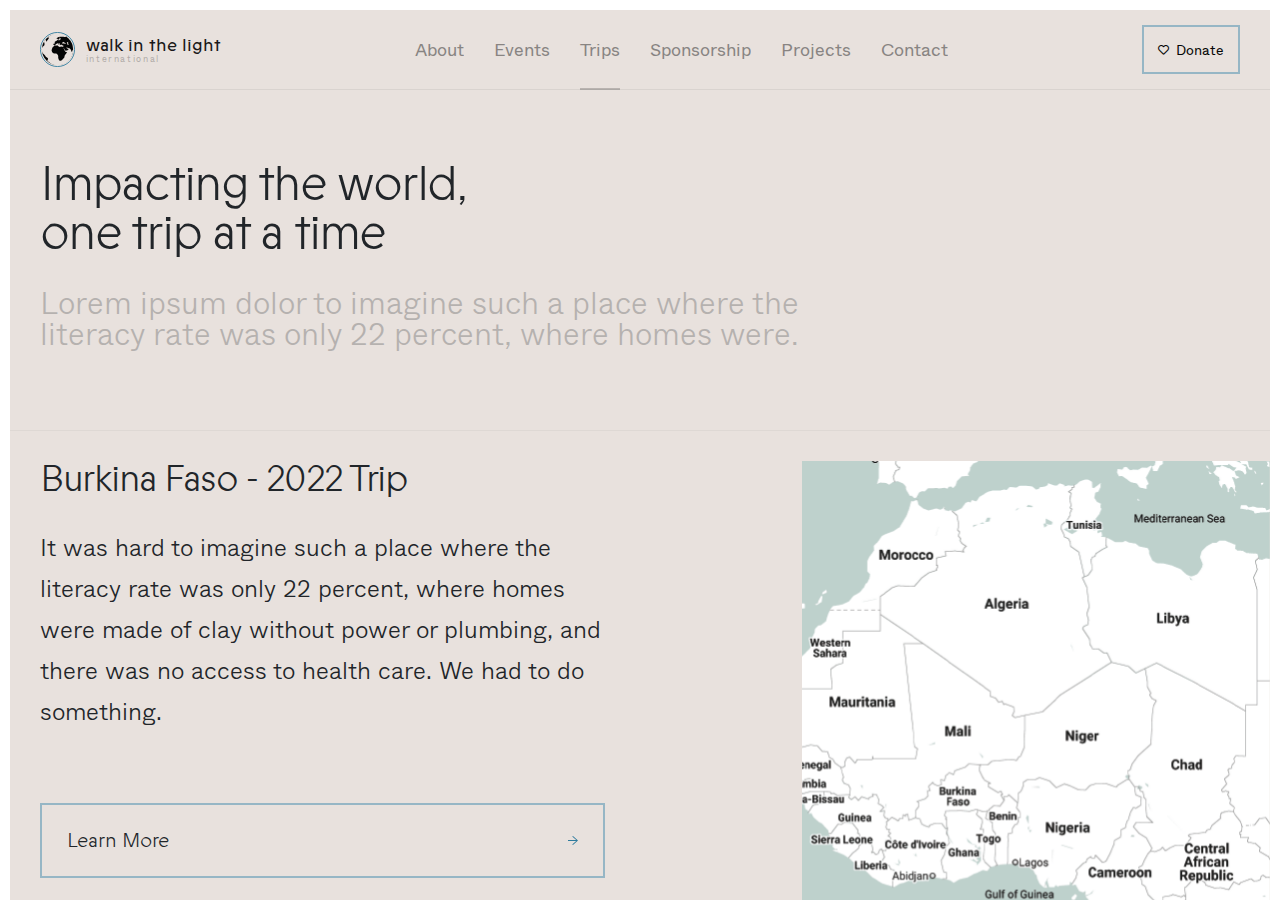
<file: trips.html>
<html lang="en">
  <head>
    <meta charset="UTF-8" />
    <meta http-equiv="X-UA-Compatible" content="IE=edge" />
    <meta name="viewport" content="width=device-width, initial-scale=1.0" />
    <link rel="stylesheet" href="css/bootstrap.min.css" />
    <link href="fonts/fontawesome/css/fontawesome.min.css" rel="stylesheet" />
    <link href="fonts/fontawesome/css/regular.min.css" rel="stylesheet" />
    <link href="fonts/fontawesome/css/solid.min.css" rel="stylesheet" />
    <link rel="stylesheet" href="fonts/stylesheet.css" />
    <link rel="stylesheet" href="css/locomotive-scroll.css" />
    <link rel="stylesheet" href="css/utilities.css" />
    <link rel="stylesheet" href="css/trips.css" />
    <title>WITL International</title>
  </head>
  <body>
    <nav class="nav navbar navbar-expand-lg">
      <div class="container-fluid px-0">
        <a
          class="d-none d-md-flex logo align-items-center navbar-brand"
          href="index.html"
        >
          <img class="nav-globe-bg" src="images/globe.svg" alt="" />
          <img class="nav-globe" src="images/globe-nav.svg" alt="" />
          <img
            class="nav-globe-light"
            src="images/globe-nav-light.svg"
            alt=""
          />
          <div class="logo-text">
            <p>walk in the light</p>
            <p>international</p>
          </div>
        </a>
        <a class="d-md-none logo-mobile" href="index.html">
          <img src="images/logo-mobile.svg" alt="" />
          <img src="images/logo-mobile-dark.svg" alt="" />
        </a>
        <div class="nav-btn d-flex justify-content-between">
          <a
            class="donate d-flex align-items-center justify-content-center hover-fade"
            href=""
          >
            <i class="far fa-heart"></i>
            <span>Donate</span>
          </a>
          <button
            class="navbar-toggler collapsed"
            type="button"
            data-bs-toggle="collapse"
            data-bs-target="#navbarSupportedContent"
            aria-controls="navbarSupportedContent"
            aria-expanded="false"
            aria-label="Toggle navigation"
          >
            <img src="images/burger-mobile.svg" alt="" class="togger-icon" />
            <img src="images/burger-mobile-active.svg" alt="" />
          </button>
        </div>
        <div
          class="navbar-collapse collapse"
          id="navbarSupportedContent"
          style=""
        >
          <ul class="m-auto navbar-nav me-auto mb-2 mb-lg-0">
            <li class="nav-item">
              <a class="nav-link hover-fade" href="about.html">About</a>
              <img class="d-lg-none" src="images/nav-arrow.svg" alt="" />
            </li>
            <li class="nav-item">
              <a class="nav-link hover-fade" href="events.html">Events</a>
              <img class="d-lg-none" src="images/nav-arrow.svg" alt="" />
            </li>
            <li class="nav-item">
              <a class="nav-link hover-fade" href="trips.html">Trips</a>
              <img class="d-lg-none" src="images/nav-arrow.svg" alt="" />
            </li>
            <li class="nav-item">
              <a class="nav-link hover-fade" href="sponsorship.html"
                >Sponsorship</a
              >
              <img class="d-lg-none" src="images/nav-arrow.svg" alt="" />
            </li>
            <li class="nav-item">
              <a class="nav-link hover-fade" href="projects.html">Projects</a>
              <img class="d-lg-none" src="images/nav-arrow.svg" alt="" />
            </li>
            <li class="nav-item">
              <a class="nav-link hover-fade" href="contact.html">Contact</a>
              <img class="d-lg-none" src="images/nav-arrow.svg" alt="" />
            </li>
          </ul>
        </div>
      </div>
    </nav>
    <div data-scroll-container>
      <section class="headingandp m-10-7" data-scroll-section>
        <div class="px-30-16">
          <h1>
            Impacting the world,<br />
            one trip at a time
          </h1>
          <p>
            Lorem ipsum dolor to imagine such a place where the literacy rate
            was only 22 percent, where homes were.
          </p>
        </div>
        <div class="divider1">
          <hr />
        </div>
        <div class="row px-30-16 g-0">
          <div class="col-lg">
            <div>
              <h2>Burkina Faso - 2022 Trip</h2>
              <p>
                It was hard to imagine such a place where the literacy rate was
                only 22 percent, where homes were made of clay without power or
                plumbing, and there was no access to health care. We had to do
                something.
              </p>
              <a class="hover-fade bluearrow-btn" href="trip.html">
                <span> Learn More </span>
                <img src="images/arrow-blue.svg" alt="" />
              </a>
            </div>
          </div>
          <div class="col-lg d-lg-flex justify-content-end">
            <div class="d-lg-flex">
              <img
                class="trip-img max100vh"
                src="images/map-trips.png"
                alt=""
              />
            </div>
          </div>
        </div>
        <div class="divider">
          <hr />
        </div>
        <div class="row px-30-16 g-0">
          <div class="col-lg">
            <div>
              <h2>Burkina Faso - 2022 Trip</h2>
              <p>
                It was hard to imagine such a place where the literacy rate was
                only 22 percent, where homes were made of clay without power or
                plumbing, and there was no access to health care. We had to do
                something.
              </p>
              <a class="hover-fade bluearrow-btn" href="trip.html">
                <span> Learn More </span>
                <img src="images/arrow-blue.svg" alt="" />
              </a>
            </div>
          </div>
          <div class="col-lg d-lg-flex justify-content-end">
            <div class="d-lg-flex">
              <img
                class="trip-img max100vh"
                src="images/map-trips.png"
                alt=""
              />
            </div>
          </div>
        </div>
      </section>
      <section class="m-10-7" data-scroll-section>
        <img class="max100vh" src="images/contact.jpg" alt="" />
      </section>
      <footer data-scroll-section>
        <div class="row g-0">
          <div>
            <a href="index.html" class="logo">
              <img src="images/logo-footer.svg" alt="" />
            </a>
            <div class="footer-links">
              <a class="hover-fade" href="about.html">About</a>
              <a class="hover-fade" href="events.html">Events</a>
              <a class="hover-fade" href="contact.html">Contact</a>
            </div>
            <div class="footer-links">
              <a class="hover-fade" href="sponsorship.html">Sponsorship</a>
              <a class="hover-fade" href="trips.html">Missions</a>
              <a class="hover-fade" href="">Donate</a>
            </div>
          </div>
          <div>
            <hr />
            <div class="footer-socials">
              <a class="hover-fade" href="">
                <img src="images/fb.svg" alt="" />
              </a>
              <a class="hover-fade" href="">
                <img src="images/ig.svg" alt="" />
              </a>
            </div>
          </div>
        </div>
      </footer>
    </div>
    <script src="scripts/jquery.min.js"></script>
    <script src="scripts/slick.min.js"></script>
    <script src="scripts/locomotive-scroll.min.js"></script>
    <script src="scripts/main.js"></script>
    <script src="scripts/bootstrap.bundle.min.js"></script>
  </body>
</html>
</file>
<file: fonts/stylesheet.css>
@font-face {
    font-family: 'ABC Whyte';
    src: url('ABCWhyte-Light-Trial.woff2') format('woff2'),
        url('ABCWhyte-Light-Trial.woff') format('woff');
    font-weight: 300;
    font-style: normal;
    font-display: swap;
}

@font-face {
    font-family: 'ABC Whyte Book';
    src: url('ABCWhyte-Book-Trial.woff2') format('woff2'),
        url('ABCWhyte-Book-Trial.woff') format('woff');
    font-weight: normal;
    font-style: normal;
    font-display: swap;
}

@font-face {
    font-family: 'ABC Whyte';
    src: url('ABCWhyte-Regular-Trial.woff2') format('woff2'),
        url('ABCWhyte-Regular-Trial.woff') format('woff');
    font-weight: normal;
    font-style: normal;
    font-display: swap;
}

@font-face {
    font-family: 'ABC Whyte';
    src: url('ABCWhyte-Extralight-Trial.woff2') format('woff2'),
        url('ABCWhyte-Extralight-Trial.woff') format('woff');
    font-weight: 200;
    font-style: normal;
    font-display: swap;
}

@font-face {
    font-family: 'ABC Whyte Inktrap Book';
    src: url('ABCWhyteInktrap-Book-Trial.woff2') format('woff2'),
        url('ABCWhyteInktrap-Book-Trial.woff') format('woff');
    font-weight: normal;
    font-style: normal;
    font-display: swap;
}

@font-face {
    font-family: 'ABC Whyte Inktrap';
    src: url('ABCWhyteInktrap-Regular-Trial.woff2') format('woff2'),
        url('ABCWhyteInktrap-Regular-Trial.woff') format('woff');
    font-weight: normal;
    font-style: normal;
    font-display: swap;
}

@font-face {
    font-family: 'ABC Prophet';
    src: url('ABCProphet-Light-Trial.woff2') format('woff2'),
        url('ABCProphet-Light-Trial.woff') format('woff');
    font-weight: 300;
    font-style: normal;
    font-display: swap;
}

@font-face {
    font-family: 'ABC Prophet';
    src: url('ABCProphet-Regular-Trial.woff2') format('woff2'),
        url('ABCProphet-Regular-Trial.woff') format('woff');
    font-weight: normal;
    font-style: normal;
    font-display: swap;
}

@font-face {
    font-family: 'Helvetica Neue';
    src: url('HelveticaNeue-Light.woff2') format('woff2'),
        url('HelveticaNeue-Light.woff') format('woff');
    font-weight: 300;
    font-style: normal;
    font-display: swap;
}

@font-face {
    font-family: 'Helvetica Neue';
    src: url('HelveticaNeue.woff2') format('woff2'),
        url('HelveticaNeue.woff') format('woff');
    font-weight: normal;
    font-style: normal;
    font-display: swap;
}
@font-face {
    font-family: 'Helvetica Neue';
    src: url('HelveticaNeue-Medium.woff2') format('woff2'),
        url('HelveticaNeue-Medium.woff') format('woff');
    font-weight: 500;
    font-style: normal;
    font-display: swap;
}
@font-face {
    font-family: 'Helvetica Neue';
    src: url('HelveticaNeue-Italic.woff2') format('woff2'),
        url('HelveticaNeue-Italic.woff') format('woff');
    font-weight: normal;
    font-style: italic;
    font-display: swap;
}
</file>
<file: css/locomotive-scroll.css>
/*! locomotive-scroll v4.1.3 | MIT License | https://github.com/locomotivemtl/locomotive-scroll */
html.has-scroll-smooth {
  overflow: hidden; }

html.has-scroll-dragging {
  -webkit-user-select: none;
  -moz-user-select: none;
  -ms-user-select: none;
  user-select: none; }

.has-scroll-smooth body {
  overflow: hidden; }

.has-scroll-smooth [data-scroll-container] {
  min-height: 100vh; }

[data-scroll-direction="horizontal"] [data-scroll-container] {
  height: 100vh;
  display: inline-block;
  white-space: nowrap; }

[data-scroll-direction="horizontal"] [data-scroll-section] {
  display: inline-block;
  vertical-align: top;
  white-space: nowrap;
  height: 100%; }

.c-scrollbar {
  position: absolute;
  right: 0;
  top: 0;
  width: 11px;
  height: 100%;
  transform-origin: center right;
  transition: transform 0.3s, opacity 0.3s;
  opacity: 0; }
  .c-scrollbar:hover {
    transform: scaleX(1.45); }
  .c-scrollbar:hover, .has-scroll-scrolling .c-scrollbar, .has-scroll-dragging .c-scrollbar {
    opacity: 1; }
  [data-scroll-direction="horizontal"] .c-scrollbar {
    width: 100%;
    height: 10px;
    top: auto;
    bottom: 0;
    transform: scaleY(1); }
    [data-scroll-direction="horizontal"] .c-scrollbar:hover {
      transform: scaleY(1.3); }

.c-scrollbar_thumb {
  position: absolute;
  top: 0;
  right: 0;
  background-color: black;
  opacity: 0.5;
  width: 7px;
  border-radius: 10px;
  margin: 2px;
  cursor: -webkit-grab;
  cursor: grab; }
  .has-scroll-dragging .c-scrollbar_thumb {
    cursor: -webkit-grabbing;
    cursor: grabbing; }
  [data-scroll-direction="horizontal"] .c-scrollbar_thumb {
    right: auto;
    bottom: 0; }
</file>
<file: css/utilities.css>
/*general stuff*/
:root{
    --shayblbn: #E8E1DD;
    --shayblbnMobile: #E7E4E1;
    --dark-body: #2A2A2A;
    --dark2: #1A1818;
    --dark3: #060706;
    --blue: #438CAD;
    --blue2: #2E7B9D;
    /*slide width and num of slides(Cards) of sponsor section, the num of slides is modified by JS*/
    --slide-width: 239px;
    --slideWidth-mobile: 208px;
    --slide-num: 5;
    /*fallback for IOS that's modified by JS, vh doesn't work*/
    --viewport-height: 100vh;
}
body{
    line-height: 1;
}
a:active, a:focus{
    color: inherit !important;
}
section{
    margin-bottom: 190px;
}
@media screen and (max-width: 767px)
{
    section{
        margin-bottom: 90px;
    }
}
ul{
    list-style-type: none;
    padding: 0;
    margin: 0;
}
a{
    text-decoration: none;
    cursor: pointer;
}
hr.li-hr{
    color: rgba(6, 7, 6, 0.15);
}
a:not(footer .hover-fade):hover{
    color: inherit !important;
}
.hover-fade{
    transition: 300ms opacity ease-in-out;
}
.hover-fade:not(nav.nav-active .hover-fade):hover{
    opacity: 50%;
}
.donate{
    color: var(--dark3);
    font-family: 'ABC Whyte Book';
    font-weight: normal;
    font-size: 14px;
    border: 2px solid rgba(67, 140, 173, 0.5);
    width: 98px;
    height: 49px;
}
.donate > div{
    display: flex;
    align-items: center;
}
.donate i{
    display: inline-block;
    margin-right: 7px;
    font-size: 11px;
}
.container-fluid{
    padding: 0 10px;
}
h1, h2, h3, h4, p{
    margin: 0;
}
video{
    width: 100%;
    height: auto;
}
.slick-slide{
    height: auto;
}
.slick-dots{
    position: absolute;
    right: 30px;
    bottom: 30px;
}
.slick-dots > * + *{
    margin-left: 4px;
}
@media screen and (min-width: 768px) {
    .slick-dots{
        display: flex !important;
    }
}
.slick-dots .slick-active img:last-of-type{
    display: inline-block;
}
.slick-dots .slick-active img:first-of-type{
    display: none;
}
.slick-dots li:not(.slick-active) img:last-of-type{
    display: none;
}
.more{
    padding: 25px 30px 25px 30px;
}
.more span{
    color: var(--dark-body);
    font-size: 12px;
    font-family: "ABC Whyte";
    font-weight: normal;
    letter-spacing: -0.03em;
}
.c-scrollbar, .scrollbar_thumb{
    z-index: 10;
}
.progress-container{
    width: 136px;
    height: 136px;
    position: relative;
}
.progress-container .progress-text span{
    display: block;
    font-family: 'Helvetica Neue';
    font-weight: normal;
    font-size: 18px;
    color: var(--blue2);
}
.progress-container .progress-text span:first-of-type{
    margin-bottom: 3px;
}
.progress-container .progress-text span:not(:first-of-type){
    color: var(--dark-body);
    opacity: 0.45;
}
.progress-container .progress-text span:last-of-type{
    font-size: 14px;
    margin-top: 7px;
}
.progress-container .progress-text{
    position: absolute;
    width: 100%;
    height: 100%;
    top: 0;
    left: 0;
    display: flex;
    justify-content: center;
    align-items: center;
    text-align: center;
    display: none;
}
.subtext{
    font-family: "ABC Whyte Book";
    font-size: 10px;
    color: var(--dark3);
    opacity: 0.15;
}
/*prevent scroll when nav is open*/
body.nav-open{
    height: var(--viewport-height);
    touch-action: none;
    -webkit-overflow-scrolling: none;
    overflow: hidden;
    overscroll-behavior: none;
}
/*fix for chrome issue with locomotive scroll
https://github.com/locomotivemtl/locomotive-scroll/issues/361*/
.has-scroll-smooth div[data-scroll-container]
{
    position: fixed;
    top: 0;
    left: 0;
    width: 100%;
}
/*tooltip*/
.tooltip {
    position: relative;
    display: inline-block;
    z-index: initial;
}
.tooltip .tooltip-text {
    display: flex;
    justify-content: center;
    align-items: center;
    width: 200px;
    height: 62px;
    visibility: hidden;
    opacity: 0;
    background-color: #fff;
    color: var(--dark2);
    text-align: center;
    border-radius: 6px;
    padding: 5px 0;
    position: absolute;
    z-index: 2;
    top: 100%;
    left: 0;
    font-family: 'ABC Whyte Inktrap Book';
    font-weight: normal;
    font-size: 18px;
    box-shadow: 0px 7px 15px 0px rgba(3,5,4,0.04);
    transition: visibility 300ms, opacity 300ms ease-in-out;
}
  
.tooltip .tooltip-text::after {
    content: "";
    position: absolute;
    bottom: 100%;
    left: 20%;
    margin-left: -5px;
    border-width: 5px;
    border-style: solid;
    border-color: transparent transparent #fff transparent;
}
@media screen and (min-width: 1024px)
{
    .tooltip:hover .tooltip-text {
        visibility: visible;
        opacity: 1;
    }
}
@media screen and (max-width: 1024px)
{
    /* disable tooltip when clicked on large tablets like ipad pro*/
    .tooltip:active .tooltip-text {
        visibility: hidden;
    }
}
/*font stuff*/
.hn-light{
    font-family: 'Helvetica Neue';
    font-weight: 300;
    font-size: 16px;
    line-height: 26px;
}
.lead-xli{
    font-family: "ABC Whyte";
    font-weight: 200;
}
.lead-li{
    font-family: "ABC Whyte";
    font-weight: 300;
}
h2{
    font-family: 'ABC Prophet';
}
p{
    font-family: 'ABC Whyte';
}
h1, h2{
    letter-spacing: -0.04em;
}
.ls-30{
    letter-spacing: -0.03em;
}
.ls-40{
    letter-spacing: -0.04em;
}
.quote{
    font-family: 'Helvetica Neue';
    font-weight: 300;
    line-height: 26px;
    font-size: 16px;
    opacity: 0.45;
}
.prophet{
    font-family: 'ABC Prophet';
}
.whyte{
    font-family: 'ABC Whyte';
}
.li{
    font-weight: 300;
}
/*padding and margins*/
.pl-40{
    padding-left: 40px;
}
.pr-30{
    padding-right: 30px;
}
.px-30-16{
    padding-left: 30px;
}
.m-10-7{
    margin: 10px;
}
@media screen and (max-width: 767px)
{
    .px-30-16{
        padding-left: 16px;
    }
    .m-10-7{
        margin: 7px;
    }
}

/*container*/
@media screen and (max-width: 767px) {
    .container-fluid{
        padding: 0 7px;
    }
}
.px-10{
    padding: 0 10px;
}
/*nav*/
nav:not(.home):not(.scroll):not(.nav-active) .navbar-nav a{
    opacity: 0.5;
}
nav:not(.home):not(.nav-active):not(.scroll) .navbar-nav a.hover-fade:hover{
    opacity: 0.25;
}
nav .navbar-toggler{
    border: 2px solid rgba(67, 140, 173, 0.5);
    border-radius: 0;
}
nav .navbar-toggler:focus{
    box-shadow: none;
}
nav.navbar{
    z-index: 5;
    position: fixed;
    top: 0;
    width: 100%;
    transition: 300ms top, background ease-in-out;
}
nav.nav-active{
    align-items: flex-start;
}
nav.scroll{
    background: #fff;
    box-shadow: 0px 7px 15px 0px rgba(3,5,4,0.04);
    padding: 15px 40px 15px 40px;
}
nav.scroll .nav-globe{
    display: inline;
    visibility: visible;
    opacity: 1;
}
nav.scroll .nav-globe-bg, nav.nav-active .nav-globe-bg{
    display: none;
    visibility: hidden;
    opacity: 0;
}
nav ul li{
    margin-right: 30px;
}
nav ul li:last-of-type{
    margin-right: 0;
}
nav.navbar .navbar-brand{
    padding: 0;
    margin: 0;
}
body nav.navbar ul a{
    font-family: 'ABC Whyte Book';
    font-size: 18px;
    padding: 0 !important;
}
body nav:not(.nav-active) ul a{
    color: var(--dark-body);
}
@media screen and (min-width: 992px){
    nav .nav-btn{
        order: 3;
    }
}
@media screen and (max-width: 991px){
    nav .donate{
        margin-right: 10px;
    }
    nav{
        padding: 10px 40px 10px 40px;
    }
    nav .navbar-collapse{
        margin-top: 53px;
    }  
    .navbar-nav .nav-link{
        font-family: "ABC Whyte";
        font-size: 30px;
        font-weight: 300;
    }
    nav .nav-item{
        margin-right: 0;
        padding-right: 10px;
        display: flex;
        justify-content: space-between;
        align-items: center;
    }
    nav .nav-item:not(:last-of-type){
        margin-bottom: 20px;
    }
    nav.navbar:not(.nav-active):not(.scroll){
        background: var(--shayblbnMobile);
    }
    .collapsing{
        transition: none;
    }
    nav .navbar-toggler{
        width: 40px;
        height: 40px;
        display: flex;
        justify-content: center;
        align-items: center;
        padding: 0;
    }
    nav .donate{
        width: 80px;
        height: 40px;
        font-size: 12px;
    }
    nav .donate i{
        margin-right: 5.5px;
        font-size: 10px;
    }
    .projects .more{
        margin-top: 45px;
    }
    nav.nav-active{
        min-height: 100%;
        max-height: 100%;
        background-color: var(--dark2);
        border-bottom: 1px solid rgba(255, 255, 255, 0.07);
    }
    nav.nav-active, .nav-active a, .nav-active span, .nav-active li{
        color: var(--shayblbn);
    }
    .nav-active a, .nav-active span:last-of-type{
        opacity: 1;
    }
    nav.nav-active .donate, nav.nav-active .navbar-toggler{
        border: 2px solid var(--shayblbn);
    }
}
@media screen and (max-width: 767px)
{
    nav.navbar{
        display: flex !important;
        align-items: flex-start;
        width: calc(100% - 14px);
        left: 7px;
        top: 7px;
    }
    nav.scroll{
        width: 100%;
        top: 0;
        left: 0;
        padding: 8.5px 23px 8.5px 23px;
    }
    nav .logo-mobile{
        max-width: 50%;
    }
    nav .logo-mobile img{
        max-width: 100%;
        height: auto;
    }
    nav.navbar:not(.scroll){
        padding: 8.5px 16px 8.5px 16px;
        border-bottom: 1px solid rgba(26, 24, 24, 0.07);
    }
}
nav .logo-text{
    margin-left: 11px;
}
nav .logo-text p:first-of-type{
    font-family: "ABC Prophet";
    font-weight: normal;
    color: var(--dark2);
    font-size: 18px;
}
nav .logo-text p:last-of-type{
    font-family: "ABC Whyte Book";
    font-weight: normal;
    color: var(--dark3);
    font-size: 9px;
    letter-spacing: 0.18em;
    opacity: 0.25;
}
nav .navbar-toggler img:last-of-type{
    display: none;
}
.logo-mobile img:last-of-type{
    display: none;
}
nav.nav-active .logo-mobile img:first-of-type{
    display: none;
}
nav.nav-active .logo-mobile img:last-of-type{
    display: inline;
}
nav.nav-active .nav-globe{
    display: none;
}
nav.nav-active .logo-text p{
    color: var(--shayblbn);
    opacity: 1;
}
nav:not(.nav-active) .nav-globe-light{
    display: none;
}
nav.nav-active .navbar-toggler img:last-of-type{
    display: inline;
}
nav.nav-active .navbar-toggler img:first-of-type{
    display: none;
}
@media screen and (min-width: 768px){
    nav.home{
        display: none;
        padding: 15px 40px 15px 40px;
    }
    nav:not(.home):not(.scroll):not(.nav-active){
        background-color: var(--shayblbn);
    }
    nav:not(.home):not(.scroll){
        
        padding: 15px 30px 15px 30px;
    }
}
@media screen and (max-width: 340px) {
    nav .donate{
        width: 70px;
        margin-right: 7px;
    }
}
nav:not(.home):not(.scroll)
{
    width: calc(100% - 20px);
    left: 10px;
    top: 10px;
    display: flex !important;
    border-bottom: 1px solid rgba(26, 24, 24, 0.07);
}
nav:not(.home):not(.scroll):not(.nav-active) .nav-globe{
    display: none;
    visibility: hidden;
    opacity: 0;
}
/*header links*/
header .header-links a{
    font-family: 'ABC Whyte';
    font-weight: 300;
    font-size: 31px;
    color : rgba(42, 42, 42, 0.2);
    opacity: 1;
    transition: 300ms all ease-in-out;
}
@media screen and (min-width: 1024px) {
    header .header-links a{
        line-height: 41px;
    }
}
header .header-links a:hover{
    color: var(--dark-body);
}
header .header-links ul:first-of-type{
    margin-right: 44px;
}
header .header-links-mobile .slick-slide{
    margin-left: 20px;
}
header .header-links-mobile a{
    font-size: 27px;
}
@media screen and (max-width: 767px)
{
    header .header-links{
        margin-top: 14.5px;
    }
    header .header-links-mobile .slick-slide {
        margin-left: 15px;
    }
    header .header-links a.tooltip{
        font-size: 27px;
    }
}
@media screen and (min-width: 480px)
{
    header .header-links:last-of-type{
        display: none;
    }
}
@media screen and (max-width: 479px)
{
    header .header-links:first-of-type{
        display: none;
    }
}
/*footer*/
footer{
    padding: 46px 40px 38px 40px;
}
footer .row{
    justify-content: space-between;
}
footer .row > * + *{
    margin: 0 0 0 20px;
}
footer .row > div:first-of-type{
    display: flex;
    justify-content: space-between;
    max-width: 354px;
    flex-basis: 50%;
}
footer .row > div:first-of-type > * + *{
    margin: 0 0 0 30px;
}
footer .row > div:last-of-type{
    display: flex;
    justify-content: flex-end;
    flex-grow: 1;
    width: auto;
}
footer hr{
    flex-grow: 1;
    display: inline-block;
    margin: 0;
    margin-top: 6px;
    margin-right: 26px;
    color: var(--dark-body);
    opacity: 0.15;
}
footer .row > div:first-of-type a{
    font-family: "ABC Whyte Book";
    font-size: 15px;
    color: #B7B1AE;
    display: block;
}
footer .footer-socials{
    display: flex;
}
footer .footer-socials a{
    max-height: 12px;
}
footer .footer-socials a:first-of-type{
    margin-right: 10px;
}
section:last-of-type{
    margin-bottom: 0;
}
footer .footer-links a:not(:last-of-type){
    margin-bottom: 8px;
}
@media screen and (max-width: 767px)
{
    footer{
        padding-left: 16px;
        padding-right: 16px;
        padding-top: 35px;
        padding-bottom: 35px;
    }
    footer .footer-socials{
        align-items: center;
        justify-content: flex-end;
    }
    footer hr, footer .footer-links{
        display: none;
    }
    footer .row{
        align-items: flex-start;
    }
}
/*video section*/
.video-section{
    padding: 0 10px;
}
.video-section video{
    max-height: 826px;
    object-fit: cover;
}
.video-section .video{
    position: relative;
}
.video-section .video::before{
    position: absolute;
    top: 0;
    left: 0;
    width: 100%;
    height: 100%;
    content: '';
    background: rgba(0, 0, 0, 0.5);
}
.video-section .row{
    position: relative;
}
.video-section .desktop-textcontainer{
    position: absolute;
    left: 0;
    width: 100%;
    top: 50%;
    transform: translateY(-50%);
    z-index: 2;
}
.video-section .desktop-textcontainer > div{
    width: 100%;
}
.video-section .text,
.video-section .desktop-textcontainer > div > div + div{
    margin: 0 0 0 8.5px;
}
.video-section .desktop-textcontainer > div > div{
    width: 50%;
}
.video-section .text{
    position: relative;
    border: 1px solid rgba(6, 7, 6, 0.25);
}
.video-section .text p{
    max-width: 513px;
}
.video-section .right-text p{
    max-width: 513px;
}
.video-section p{
    font-size: 26px;
    line-height: 36px;
}
.video-section .subtext{
    padding-bottom: 15px;
    border-bottom: 1px solid rgba(255, 255, 255, 0.2);
    margin-bottom: 20.5px;
}
.video-section .video .more{
    border-top: 1px solid rgba(255, 255, 255, 0.1);
}
.video-section .text .more,
.map .more{
    border-top: 1px solid rgba(26, 24, 24, 0.05);
}
.video-section .more{
    width: 100%;
    z-index: 3;
    padding-left: 40px;
    padding-right: 40px;
}
.video-section .video .more{
    position: absolute;
    bottom: 0;
}
.video-section .video, .video-section .text{
    position: relative;
}
.video-section .video .text-container{
    position: absolute;
    width: 100%;
    top: 0;
    left: 0;
    min-height: calc(100% - 62px);
}
.video-section .video-text{
    position: absolute;
    top: 50%;
    transform: translateY(-50%);
}
.video-section .left-text,
.video-section .video-text,
.video-section .right-text,
.video-section .text .text-container > div:nth-of-type(2),
.video-section .more {
    padding-left: 30px;
    padding-right: 30px;
}
.video-section .video .text-container > div:last-of-type{
    z-index: 3;
}
.video-section .video p, .video-section .left-text p,
.video-section .video span, .video-section .left-text span,
.video-section .video .subtext, .video-section .left-text .subtext{
    color: #fff;
    opacity: 1;
}
.video-section .video p,
.video-section .left-text p{
    max-width: 464px;
}
@media screen and (min-width: 768px) and (max-width: 991px)
{
    .video-section p{
        font-size: 24px;
    }
}
@media screen and (min-width: 768px){
    .video-section .text .more{
        position: absolute;
        bottom: 0;
    }
    .video-section .text .subtext,
    .video-section .right-text .subtext{
        border-bottom: 1px solid rgba(26, 24, 24, 0.4);
    }
}
@media screen and (max-width: 767px)
{
    .video-section{
        padding-left: 7px;
        padding-right: 7px;
    }
    .video-section .text{
        margin: 8.5px 0 0 0 ;
    }
    .video-section video{
        max-height: 355px;
    }
    .video-section p{
        max-width: 100%;
        font-size: 22px;
        line-height: 30px;
    }
    .video-section .video-text, .video-section .more,
    .video-section .text .text-container > div:first-of-type{
        padding-left: 16px;
        padding-right: 16px;
    }
    .video-section .text .subtext{
        margin-top: 47px;
    }
    .video-section .subtext{
        padding-bottom: 0;
        border-bottom: none;
    }
    .video-section .more{
        margin-top: 45px;
    }
}
/*prefooter section*/
.prefooter{
    padding: 0 10px;
}
.prefooter .row > * + *{
    margin: 0 0 0 8.5px;
}
.prefooter .col-md{
    position: relative;
}
.prefooter .col-md::before{
    content: '';
    width: 100%;
    min-height: 100%;
    max-height: 100%;
    position: absolute;
    top: 0;
    left: 0;
    background-color: rgba(238, 231, 227, 0.9);
}
.prefooter .col-md:last-of-type::before{
    background-color: rgba(238, 231, 227, 0.95);   
}
.prefooter .col-md > img{
    max-height: 303px;
    object-fit: cover;
    width: 100%;
}
.prefooter .prefooter-text{
    position: absolute;
    top: 0;
    left: 0;
    text-align: center;
    top: 50%;
    left: 50%;
    transform: translate(-50%, -50%);
    color: #fff;
}
.prefooter .prefooter-text p{
    color: var(--dark-body);
    font-family: 'ABC Prophet';
    font-weight: 300;
    font-size: 30px;
    letter-spacing: -0.04em;
    text-align: center;
    display: inline-block;
    margin-bottom: 24px;
    line-height: 32px;
}
.prefooter .prefooter-text img{
    width: 13px;
    height: auto;
}
@media screen and (max-width: 767px) {
    .prefooter .row > * + *{
        margin: 8.5px 0 0 0;
    }
    .prefooter .prefooter-text span{
        font-size: 27px;
        margin-bottom: 11px;
    }
    .prefooter .prefooter-text p{
        font-size: 27px;
        line-height: 27px;
    }
}
/*responsive stuff and fonts*/
@media screen and (min-width: 768px) and (max-width: 1024px) {
    header h1{
        line-height: 1.13em;
    }
}
@media screen and (min-width: 992px) and (max-width: 1024px)
{
    header h1{
        font-size: 40px;
    }
}
@media screen and (min-width: 768px) and (max-width: 991px)
{
    header h1{
        font-size: 33px;
    }
    
}
@media screen and (max-width: 767px)
{
    header{
        margin: 7px 7px 0 7px;
    }
    header h1{
        font-size: 30px;
        line-height: 33px;
    }
    
}
/*sponsor slider section*/
.sponsor .see-more p{
    margin-top: 12.5px;
    font-family: "ABC Whyte Book";
    font-size: 16px;
    color: var(--dark3);
    line-height: 24px;
}
.sponsor .see-more span{
    display: block;
}
.sponsor .row:first-of-type{
    padding: 0 10px;
}
.sponsor .row:first-of-type > * + *{
    margin: 0 0 0 8.5px;
}
.sponsor h2{
    font-size: 38px;
    line-height: 47px;
    font-weight: 300;
    max-width: 497px;
    margin-right: 30px;
}
.sponsor .section-intro p{
    font-size: 23px;
    line-height: 32px;
    max-width: 469px;
}
.sponsor .section-intro span{
    color: var(--blue2);
}
/*sponsorship slider*/
.slider{
    padding-top: 60px;
	margin: auto;
	position: relative;
}
.sponsor-slider{
    width: 100%;
}
.sponsor-slider .slider{
    overflow: hidden;
}
.sponsor-slider .slide{
    padding: 8px 8px 13px 8px;
    border: 1px solid #707070;
    margin: auto;
    width: 231px;
    display: block;
}
.sponsor-slider .see-more{
    display: flex;
}
.sponsor-slider .see-more .wrapper{
    padding: 8px;
    background: rgba(232, 225, 221, 0.5);
    background-clip: content-box;
    display: flex;
    justify-content: center;
    align-items: center;
    margin-top: 0;
    margin-bottom: 0;
}
.sponsor-slider .sponsor-img{
    max-width: 213px;
    max-height: 264px;
}
.sponsor-slider .sponsor-info{
    margin-top: 15px;
}
.sponsor-slider .sponsor-info h4{
    font-family: "ABC Whyte Book";
    font-size: 13px;
    color: var(--dark3);
    margin-bottom: 6px;
}
.sponsor-slider .sponsor-info p{
    font-family: "ABC Whyte Book";
    font-size: 10px;
    opacity: 0.25;
    color: var(--dark3);
}
.sponsor-slider .slide-container{
    transition: 300ms ease-in-out;
    /*for hover effect */
    position: relative;
    bottom: 0;
}
/*sponsor carousel animation, the slide-num variable is modified by JS*/
@keyframes scroll {
	0% {
		transform: translateX(0);
	}

	100% {
		transform: translateX(calc(var(--slide-width) * -1 * var(--slide-num)));
	}
}
@keyframes scrollMobile {
	0% {
		transform: translateX(0);
	}

	100% {
		transform: translateX(calc(var(--slideWidth-mobile) * -1 * var(--slide-num)));
	}
}
.slider .slide-track.animate {
	animation: scroll 50s linear infinite;
	width: calc(var(--slide-width) * ((var(--slide-num)) * 2));
}
.slider .slide-container {
	width: var(--slide-width);
}
body .slider .slide-track:hover{
    animation-play-state: paused;
}
.slide-container:hover{
    bottom: 8px;
    opacity: 1;
    z-index: 3;
}
.slide-container.blur:not(:hover){
    opacity: 0.5;
}
@media screen and (min-width: 768px) and (max-width: 991px)
{
    .sponsor h2{
        font-size: 35px;
    }
}
@media screen and (min-width: 768px){
    .sponsor .row:first-of-type > div:first-of-type > div{
        padding-left: 20px;
    }
}
@media screen and (max-width: 767px)
{
    .sponsor .row:first-of-type > * + *{
        margin: 8.5px 0 0 0;
    }
    .sponsor h2{
        font-size: 28px;
        line-height: 35px;
        font-weight: 300;
        letter-spacing: -0.018em;
        margin-bottom: 13px;
        max-width: 100%;
    }
    .sponsor .section-intro p{
        font-size: 21px;
        line-height: 30px;
        letter-spacing: -0.01em;
        max-width: 100%;
    }
    .sponsor .row:first-of-type{
        padding-left: 7px;
        padding-right: 7px;
    }
    .sponsor .row:first-of-type > div > div{
        padding-left: 8px;
        padding-right: 15px;
    }
    .sponsor .slider{
        padding-top: 32px;
    }
    .sponsor .see-more .wrapper{
        width: 200px;
        padding: 6px;
    }
    .sponsor-slider .slide{
        padding: 6px 6px 16px 6px;
        width: 200px;
    }
    .slider .slide-track.animate {
        animation: scrollMobile 50s linear infinite;
        width: calc(var(--slideWidth-mobile) * ((var(--slide-num)) * 2));
    }
    .slider .slide-container {
        width: var(--slideWidth-mobile);
    }
}
/*projects slider section*/
.projects{
    border: 1px solid #060706;
    margin-left: 10px;
    margin-right: 10px;
}
.projects .slides-container{
    position: relative;
}
.projects .slide img{
    max-height: 285px;
    object-fit: cover;
    width: 100%;
}
.projects h3, .projects .project-info{
    position: absolute;
    color: #fff;
    font-family: "ABC Whyte Book";
    z-index: 2;
}
.projects h3{
    left: 30px;
    bottom: 42px;
    font-size: 30px;
    letter-spacing: -0.04em;
    line-height: 1;
}
.projects .project-info{
    top: 29px;
    left: 30px;
    font-size: 11px;
    width: 104px;
    height: 24px;
    border-radius: 10px;
    display: flex;
    justify-content: center;
    align-items: center;
    background-color: var(--blue2);
}
.projects .wrapper{
    padding: 0 10px;
}
.projects .projects-text{
    padding: 41px 30px 0 30px;
}
@media screen and (min-width: 992px) {
    .projects .quote{
        margin-right: 33px;
    }
    .projects .project-description p:first-of-type{
        max-width: 319px;
    }
    .projects .quote{
        max-width: 456px;
    }
    .projects .progress-container{
        margin-left: auto;
    }
}
.projects .project-description > * + *{
    margin-left: 33px;
}
.projects .project-description p:first-of-type{
    font-weight: 200;
    font-size: 23px;
    line-height: 32px;
}
.projects .project-description span{
    font-weight: 300;
    color: var(--blue2);
}
.projects .more{
    display: flex;
    width: 100%;
    justify-content: space-between;
    margin-top: 69px;
    border-top: 1px solid rgba(26, 24, 24, 0.05);
    padding-left: 30px;
    padding-right: 30px;
}
.projects .more img{
    width: auto;
    object-fit: contain;
}
@media screen and (max-width: 991px)
{
    .projects .project-description > * + * {
        margin: 33px 0 45px 0;
    }
}
@media screen and (max-width: 767px)
{
    .projects{
        margin-left: 7px;
        margin-right: 7px;
    }
    .projects .slide img{
        max-height: 190px;
        min-height: 190px;
        width: 100%;
    }
    .projects h3{
        font-size: 25px;
        bottom: 21px;
        left: 16px;
    }
    .projects .project-info{
        font-size: 10px;
        top: 25px;
        left: 16px;
    }
    .projects .projects-text{
        padding: 25px 16px 0 16px;
    }
    .projects .slick-dots{
        display: none !important;
    }
    .projects .project-description p{
        max-width: 100%;
    }
    .projects .project-description p:first-of-type{
        line-height: 28px;
        font-size: 20px;
    }
    .projects .quote{
        line-height: 26px;
        margin-top: 17px;
        margin-bottom: 45px;
        max-width: 100%;
    }
    .progress-container{
        width: 152px;
        height: 152px;
    }
    .progress-container .progress-text span{
        font-size: 21px;
    }
    .progress-container .progress-text span:not(:first-of-type){
        font-size: 17px;
    }
    .projects .progress-container{
        margin-left: 0;
        margin-right: auto;
    }
    .projects .more{
        padding-left: 16px;
        padding-right: 16px;
    }
}
/*header text section*/
section.headingandp h1{
    font-size: 49px;
    font-family: "ABC Prophet";
    color: var(--darkbody);
    max-width: 644px;
    font-weight: 300;
    margin-bottom: 30px;
    line-height: 1;
}
section.headingandp p{
    font-family: "ABC Whyte";
    font-weight: 300;
    font-size: 31px;
    line-height: 1;
    color: var(--darkbody);
    opacity: 0.25;
    max-width: 786px;
}
/*max 100vh img*/
img.max100vh{
    max-height: calc((var(--viewport-height)) - 79px);
    width: 100%;
    object-fit: cover;
}
@media screen and (min-width: 768px) and (max-width: 991px)
{
    img.max100vh{
        max-height: calc((var(--viewport-height)) - 70px);
    }
}
/*blue arrow button*/
.bluearrow-btn{
    display: flex;
    justify-content: space-between;
    align-items: center;
    border: 2px solid rgba(67, 140, 173, 0.5);
    color: var(--darkbody);
    font-size: 20px;
    font-family: "ABC Prophet";
    font-weight: 300;
}
</file>
<file: css/burkina.css>
.shayblbn{
    background-color: var(--shayblbn);
    padding-top: 150px;
}
h1, h2, h3{
    line-height: 1;
}
.px-30-16{
    padding-right: 30px;
}
section p{
    font-family: "Helvetica Neue";
    color: var(--dark2);
    opacity: 0.8;
    font-size: 17px;
    font-weight: normal;
    line-height: 25px;
}
.burkina-map-img img{
    max-height: 443px;
}
section p{
    padding-bottom: 30px;
}
section p span{
    display: block;
}
.burkina{
    text-align: right;
}
.burkina-flag p:first-of-type{
    font-style: italic;
}
section h1{
    font-family: "ABC Prophet";
    color: var(--dark-body);
    font-size: 49px;
    font-weight: 300;
    letter-spacing: -0.04em;
    margin-top: 15px;
    margin-bottom: 40px;
}
section .subtext{
    font-family: "ABC Prophet";
    font-size: 24px;
    font-weight: 300;
    letter-spacing: -0.04em;
    color: var(--dark-body);
}
section .shayblbn > div:last-of-type{
    padding-top: 20px;
}
@media screen and (max-width: 767px)
{
    .shayblbn{
        background-color: var(--shayblbnMobile);
    }
    .px-30-16{
        padding-right: 16px;
    }
    .burkina-map > div:first-of-type{
        order: 2;
        margin-top: 30px;
    }
    .burkina-flag img{
        width: 100%;
    }
}
@media screen and (min-width: 992px)
{
    nav:not(.scroll) .navbar-nav li:first-of-type{
        position: relative;
    }
    nav:not(.scroll) .navbar-nav li:first-of-type:before {
        content: '';
        width: 100%;
        height: 2px;
        background-color: var(--dark-body);
        opacity: 0.25;
        position: absolute;
        bottom: -31px;
    }
    section .shayblbn > div:last-of-type{
        max-width: 896px;
    }
    .burkina-flag{
        padding-right: 0;
    }
    .burkina-flag > div:last-of-type{
        margin-left: 50px;
    }
    .max100vh{
        width: auto !important;
    }
}
@media screen and (max-width: 991px)
{
    .burkina-flag img{
        width: 100%;
    }
    .burkina-flag > div:first-of-type{
        order: 2;
        margin-top: 30px;   
    }
    section p span:not(:last-of-type){
        margin-bottom: 10px;
    }
}
@media screen and (min-width: 576px)
{
    .burkina-map-img img{
        max-width: 371px;
    }
}
</file>
<file: css/communities.css>
.shayblbn{
    background-color: var(--shayblbn);
}
h1, h2, h3{
    line-height: 1;
}
section:first-of-type .shayblbn{
    padding-top: 150px;
}
.px-30-16{
    padding-right: 30px;
}
hr{
    color: rgba(6, 7, 6, 0.15);
    margin: 70px 0;
}
section p{
    font-family: "Helvetica Neue";
    color: var(--dark2);
    opacity: 0.8;
    font-size: 17px;
    font-weight: normal;
    line-height: 25px;
}
section:not(:last-of-type){
    margin-bottom: 150px;
}
.accordion-item{
    background: transparent;
    border: 0;
}
.accordion-button{
    background: transparent;
    outline: 0;
    border: 0;
    color: var(--blue2);
    padding: 0;
    height: 75px;
    font-family: "ABC Whyte";
    font-weight: normal;
    font-size: 12px;
}
.accordion-header{
    border-top: 1px solid rgba(26, 24, 24, 0.05);
}
.accordion-button::after, .accordion-button:not(.collapsed)::after{
    background-image: url("../images/arrow-down.svg");
    background-size: 10px;
    background-position: center;
}
.accordion-button:not(.collapsed){
    color: var(--blue2);
    background-color: transparent;
    box-shadow: none;
}
.accordion-button:focus{
    box-shadow: none;
    border-color: rgba(26, 24, 24, 0.05);
}
.accordion-body{
    padding: 0;
    padding-bottom: 65px;
}
.accordion-button.collapsed span:last-of-type{
    display: none;
}
.accordion-button:not(.collapsed) span:first-of-type{
    display: none;
}
section .subtext{
    font-family: "ABC Prophet";
    font-size: 24px;
    font-weight: 300;
    letter-spacing: -0.04em;
    color: var(--dark-body);
}
section h1{
    font-family: "ABC Prophet";
    color: var(--dark-body);
    font-size: 49px;
    font-weight: 300;
    letter-spacing: -0.04em;
    margin-top: 15px;
    margin-bottom: 40px;
}
section h2{
    font-family: "ABC Whyte";
    font-weight: 300;
    font-size: 31px;
    color: var(--dark-body);
    opacity: 0.8;
    margin-bottom: 30px;
}
.community-intro > div:first-of-type p{
    margin-bottom: 30px;
    max-width: 1017px;
}
.population-info{
    justify-content: space-between;
    margin-bottom: 0 !important;
}
.population-info > div:last-of-type p{
    max-width: 567px;
}
.population-info p span{
    font-weight: 500;
}
.accordion-body h3{
    font-family: "ABC Whyte";
    font-weight: 300;
    font-size: 25px;
    opacity: 0.8;
    color: var(--dark-body);
    margin-bottom: 30px;
}
.accordion-body .row:not(:last-of-type){
    margin-bottom: 50px;
}
.accordion-body .row:nth-of-type(2){
    margin-bottom: 30px;
}
.accordion-body .health{
    display: inline-block;
    margin-top: 30px;
}
.accordion-body a{
    color: #2E7B9D;
}
.projects{
    margin-left: 0;
    margin-right: 0;
}
.projects h3{
    font-size: 16px;
    font-family: "ABC Whyte";
    font-weight: 300;
    bottom: 17px;
    display: flex;
    align-items: center;
}
.projects h3 img{
    display: inline-block;
    margin-right: 5px;
}
.projects{
    border: 0;
}
section:not(:first-of-type) .shayblbn{
    padding-top: 50px;
}
@media screen and (max-width: 767px)
{
    .shayblbn{
        background-color: var(--shayblbnMobile);
    }
    .px-30-16{
        padding-right: 16px;
    }
    .population-info > div:last-of-type p{
        max-width: 100%;
    }
    section .row > div:not(:last-of-type){
        margin-bottom: 50px;
    }
    .accordion-body h3{
        margin-bottom: 15px;
    }
    hr{
        margin: 50px 0;
    }
}
@media screen and (min-width: 768px){
    .accordion-body .row > div + div{
        margin-left: 50px;
    }
}
@media screen and (min-width: 992px)
{
    nav:not(.scroll) .navbar-nav li:first-of-type{
        position: relative;
    }
    nav:not(.scroll) .navbar-nav li:first-of-type:before {
        content: '';
        width: 100%;
        height: 2px;
        background-color: var(--dark-body);
        opacity: 0.25;
        position: absolute;
        bottom: -31px;
    }
}
@media screen and (max-width: 479px)
{
    section h1{
        font-size: 43px;
    }
}
</file>
<file: css/contact.css>
/*ios fix*/
input[type=text], input[type=email], input[type=tel], textarea{
    -webkit-border-radius:0;
    -webkit-appearance: none !important;
    -moz-appearance: none !important;
    border-radius: 0;
    appearance: none !important;
    background-clip: padding-box !important;
    box-shadow: none !important;
}
section:first-of-type{
    background-color: var(--shayblbn);
    padding-top: 140px;
    padding-bottom: 60px;
}
h1, h2, h3{
    line-height: 1;
}
.px-30-16{
    padding-right: 30px;
}
.contact-form{
    margin-top: 60px;
}
form > div{
    display: flex;
}
form > div input:last-of-type{
    margin-left: 10px;
}
input{
    border: 0;
    border-bottom: 1px solid var(--dark-body);
    padding-bottom: 10px;
    background: transparent;
    width: 50%;
    margin-bottom: 35px;
    outline: 0;
    display: inline-block;
    font-family: 'Helvetica Neue';
    font-weight: 300;
    font-size: 20px;
    color: var(--dark-body);
}
::placeholder{
    font-family: 'Helvetica Neue';
    font-weight: 300;
    font-size: 20px;
    color: var(--dark-body);
    opacity: 0.2;
}
textarea{
    width: 100%;
    height: 120px;
    border-bottom: 1px solid var(--dark-body);
    background: transparent;
    font-family: 'Helvetica Neue';
    font-weight: 300;
    font-size: 20px;
    color: var(--dark-body);
    border: 0;
    border-bottom: 1px solid var(--dark-body);
    outline: 0;
    resize: none;
}
form button{
    display: flex;
    justify-content: center;
    align-items: center;
    border: 2px solid var(--dark-body);
    outline: 0;
    width: 170px;
    height: 50px;
    background: transparent;
    margin-top: 23px;
    font-size: 14px;
    color: var(--dark3);
    font-family: 'ABC Whyte Book';
}
form button i{
    margin-right: 15px;
    font-size: 15px;
}
@media screen and (max-width: 767px)
{
    .px-30-16{
        padding-right: 16px;
    }
    section:first-of-type{
        background-color: var(--shayblbnMobile);
    }
}
@media screen and (min-width: 992px)
{
    .contact-form{
        width: 50%;
    }
    nav:not(.scroll) .navbar-nav li:last-of-type{
        position: relative;
    }
    nav:not(.scroll) .navbar-nav li:last-of-type:before {
        content: '';
        width: 100%;
        height: 2px;
        background-color: var(--dark-body);
        opacity: 0.25;
        position: absolute;
        bottom: -31px;
    }
}
@media screen and (max-width: 991px)
{
    form button{
        width: 100%;
    }
}
@media screen and (max-width: 575px){
    section.headingandp p{
        font-size: 24px;
    }
    form > div{
        display: block;
    }
    input{
        width: 100%;
    }
    form > div input:last-of-type{
        margin-left: 0;
    }
    form button{
        width: 100%;
    }
}
@media screen and (max-width: 479px)
{
    section.headingandp h1{
        font-size: 30px;
        max-width: 180px;
    }
}
</file>
<file: css/event.css>
section:first-of-type{
    background-color: var(--shayblbn);
    padding-top: 150px;
}
h1, h2, h3{
    line-height: 1;
}
h1{
    margin-top: 15px;
}
hr{
    width: 100%;
    color: rgba(6, 7, 6, 0.15);
}
.divider1 hr{
    margin: 80px 0 30px 0;
}
.divider hr{
    margin: 30px 0;
}
section:first-of-type .row h2{
    font-family: "ABC Prophet";
    font-size: 37px;
    font-weight: 300;
    color: var(--darkbody);
}
section:first-of-type .row p{
    font-size: 24px;
    opacity: 1;
    line-height: 41px;
    font-family: "ABC Whyte";
    font-weight: 300;
    color: var(--darkbody);
    margin-top: 30px;
    margin-bottom: 70px;
}
section:first-of-type .row:last-of-type{
    padding-bottom: 30px;
}
.bluearrow-btn{
    height: 75px;
    padding: 0 25px;
}
section:first-of-type .row > div:last-of-type img{
    width: 100%;
    object-fit: cover;
}
section > div > .subtext{
    font-family: "ABC Prophet";
    font-weight: 300;
    font-size: 24px;
}
@media screen and (max-width: 991px)
{
    .px-30-16{
        padding-right: 30px;
    }
}
@media screen and (min-width:480px) and (max-width: 575px)
{
    h1{
        font-size: 48px !important;
    }
}
@media screen and (max-width: 767px)
{
    section:first-of-type{
        background-color: var(--shayblbnMobile);
    }
    .px-30-16{
        padding-right: 16px;
    }
}
@media screen and (min-width: 992px)
{
    section:first-of-type .row > div:last-of-type{
        margin-left: 100px;
    }
    section:first-of-type .row > div:first-of-type div{
        max-width: 591px;
    }
    nav:not(.scroll) .navbar-nav li:nth-of-type(3){
        position: relative;
    }
    nav:not(.scroll) .navbar-nav li:nth-of-type(3):before {
        content: '';
        width: 100%;
        height: 2px;
        background-color: var(--dark-body);
        opacity: 0.25;
        position: absolute;
        bottom: -31px;
    }
    section:first-of-type .row > div:last-of-type img:not(.trip-img){
        max-height: none;
    }
    img.trip-img{
        max-height: 488px;
    }
}
@media screen and (max-width: 479px)
{
    section:first-of-type h1, section:first-of-type .row h2{
        font-size: 35px;
    }
    section:first-of-type p{
        font-size: 24px !important;
    }
}
/*bro*/
section:first-of-type .row .event-details p{
    margin-top: 0px;
    margin-bottom: 0;
    font-size: 33px;
    font-family: "ABC Prophet";
    font-weight: 300;
    letter-spacing: -0.04em;
}
.event-details .subtext{
    margin-bottom: 10px;
    margin-top: 0;
    font-family: "Helvetica Neue";
    font-size: 20px;
    font-weight: 300;
}
.event-details .row{
    margin-bottom: 40px;
}
.event-details img{
    max-width: 14px;
    margin-right: 8px;
}
.px-30-16{
    padding-right: 0;
}
@media screen and (min-width: 992px)
{
    section:first-of-type .row > div:last-of-type img{
        max-height: none;
    }
}
@media screen and (max-width: 991px)
{
    section:first-of-type .row p{
        margin-bottom: 50px;
    }
    .px-30-16{
        padding-right: 30px;
    }
    .event-text{
        order: 2;
        margin-top: 30px;
    }
}
@media screen and (max-width: 767px)
{
    .px-30-16{
        padding-right: 16px;
    }
}
@media screen and (max-width: 575px)
{
    .event-info{
        margin-bottom: 20px;
    }
    .event-details > .row:last-of-type > div:last-of-type .event-info{
        margin-bottom: 0;
    }
}
@media screen and (min-width: 992px)
{
    nav:not(.scroll) .navbar-nav li:nth-of-type(2){
        position: relative;
    }
    nav:not(.scroll) .navbar-nav li:nth-of-type(2):before {
        content: '';
        width: 100%;
        height: 2px;
        background-color: var(--dark-body);
        opacity: 0.25;
        position: absolute;
        bottom: -31px;
    }
}
nav:not(.scroll) .navbar-nav li:nth-of-type(3):before{
    content: none;
}
@media screen and (min-width: 992px) and (max-width: 1023px)
{
    section:first-of-type .row .event-details p{
        font-size: 31px;
    }
}
</file>
<file: css/trips.css>
section:first-of-type{
    background-color: var(--shayblbn);
    padding-top: 150px;
}
h1, h2, h3{
    line-height: 1;
}
hr{
    width: 100%;
    color: rgba(6, 7, 6, 0.15);
}
.divider1 hr{
    margin: 80px 0 30px 0;
}
.divider hr{
    margin: 30px 0;
}
section:first-of-type .row h2{
    font-family: "ABC Prophet";
    font-size: 37px;
    font-weight: 300;
    color: var(--darkbody);
}
section:first-of-type .row p{
    font-size: 24px;
    opacity: 1;
    line-height: 41px;
    font-family: "ABC Whyte";
    font-weight: 300;
    color: var(--darkbody);
    margin-top: 30px;
    margin-bottom: 70px;
}
section:first-of-type .row:last-of-type{
    padding-bottom: 30px;
}
.bluearrow-btn{
    height: 75px;
    padding: 0 25px;
}
section:first-of-type .row > div:last-of-type img{
    width: 100%;
    object-fit: cover;
}
@media screen and (max-width: 991px)
{
    .px-30-16{
        padding-right: 30px;
    }
    section .row > div:first-of-type{
        order: 2;
        margin-top: 30px;
    }
}
@media screen and (min-width:480px) and (max-width: 575px)
{
    section.headingandp h1{
        font-size: 48px;
    }
}
@media screen and (max-width: 767px)
{
    section:first-of-type{
        background-color: var(--shayblbnMobile);
    }
    .px-30-16{
        padding-right: 16px;
    }
}
@media screen and (min-width: 992px)
{
    section:first-of-type .row > div:last-of-type{
        margin-left: 100px;
    }
    section:first-of-type .row > div:first-of-type div{
        max-width: 591px;
    }
    nav:not(.scroll) .navbar-nav li:nth-of-type(3){
        position: relative;
    }
    nav:not(.scroll) .navbar-nav li:nth-of-type(3):before {
        content: '';
        width: 100%;
        height: 2px;
        background-color: var(--dark-body);
        opacity: 0.25;
        position: absolute;
        bottom: -31px;
    }
    section:first-of-type .row > div:last-of-type img:not(.trip-img){
        max-height: none;
    }
    img.trip-img{
        max-height: 488px;
    }
}
@media screen and (max-width: 479px)
{
    section:first-of-type h1, section:first-of-type .row h2{
        font-size: 35px;
    }
    section:first-of-type p{
        font-size: 24px !important;
    }
}
</file>
<file: css/events.css>
.subtext{
    font-size: 18px;
    margin-top: 10px;
}
@media screen and (min-width: 992px)
{
    nav:not(.scroll) .navbar-nav li:nth-of-type(2){
        position: relative;
    }
    nav:not(.scroll) .navbar-nav li:nth-of-type(2):before {
        content: '';
        width: 100%;
        height: 2px;
        background-color: var(--dark-body);
        opacity: 0.25;
        position: absolute;
        bottom: -31px;
    }
}
nav:not(.scroll) .navbar-nav li:nth-of-type(3):before{
    content: none;
}
</file>
<file: css/project.css>
section:first-of-type{
    background-color: var(--shayblbn);
    padding-top: 150px;
    padding-bottom: 75px;
}
h1, h2, h3{
    line-height: 1;
}
section:first-of-type .row{
    padding-right: 30px;
}
@media screen and (max-width:767px) {
    section:first-of-type{
        background-color: var(--shayblbnMobile);
    }
    section:first-of-type .row{
        padding-right: 16px;
    }
}
section:first-of-type .progress-container{
    width: 280px;
    height: 280px;
}
section:first-of-type .progress-container .progress-text span{
    line-height: 1;
    font-size: 38px;
    margin-bottom: 7px;
}
section:first-of-type .progress-container .progress-text span:not(:first-of-type){
    font-size: 30px;
}
section:first-of-type .progress-container .progress-text span:last-of-type{
    margin-top: 15px;
    margin-bottom: 0;
}
section:first-of-type .subtext{
    font-family: "ABC Prophet";
    font-size: 24px;
    font-weight: 300;
    letter-spacing: -0.04em;
    color: var(--dark-body);
}
section:first-of-type h1{
    font-size: 49px;
    letter-spacing: -0.04em;
    font-family: "ABC Prophet";
    font-weight: 300;
    letter-spacing: -0.04em;
    color: var(--dark-body);
    margin-top: 15px;
    margin-bottom: 40px;
}
section:first-of-type p:first-of-type{
    font-size: 23px;
    line-height: 32px;
    color: var(--dark-body);
    font-weight: 200;
    font-family: "ABC Whyte";
}
section:first-of-type p span{
    font-weight: 300;
    color: var(--blue2);
}
section:first-of-type .quote{
    margin-top: 30px;
    margin-bottom: 50px;
}
section:first-of-type .bluearrow-btn{
    padding: 0 25px;
    height: 80px;
}
.projects{
    border: 0;
}
.projects h3{
    font-size: 16px;
    font-family: "ABC Whyte";
    font-weight: 300;
    bottom: 17px;
    display: flex;
    align-items: center;
}
.projects h3 img{
    display: inline-block;
    margin-right: 5px;
}
/*phases*/
.phases .progress-container{
    width: 175px;
    height: 175px;
}
.phase-text-container{
    position: relative;
    top: 50%;
    transform: translateY(-50%);
}
.phases .row:last-of-type .phase-text-container{
    padding-top: 50px;
    padding-bottom: 50px;
}
.phases .phase-img img{
    width: 100%;
    padding: 10px 10px 10px 0;
    object-fit: cover;
}
.phases h3{
    font-family: 'Helvetica Neue';
    font-weight: 300;
    font-size: 16px;
}
.phases h3 span{
    font-weight: 500;
}
.phases .phase-text p{
    font-family: "ABC Whyte";
    font-weight: 200;
    font-size: 23px;
    margin-top: 20px;
    line-height: 32px;
}
.phases .phase-text p span{
    font-weight: 300;
    color: var(--blue2);
}
.phases .progress-container .progress-text span{
    line-height: 1;
    font-size: 22px;
}
.phases .progress-container .progress-text span:not(:first-of-type){
    font-size: 18px;
}
.phases > .row:first-of-type{
    border: 1px solid #060706;
    margin-bottom: 10px;
}
.phases > .row:last-of-type > div:first-of-type{
    border: 1px solid #060706;
}
.phases > .row:last-of-type > div:last-of-type{
    display: flex;
}
.phases > .row:last-of-type > div:last-of-type > div{
    display: flex;
    width: 100%;
}
.phases .bluearrow-btn{
    display: flex;
    width: 100%;
    flex-direction: column;
    justify-content: center;
    align-items: center;
    font-size: 30px;
    border: 2px solid rgba(67, 140, 173, 0.5);
}
.phases .bluearrow-btn span{
    display: inline-block;
    margin-bottom: 25px;
}
@media screen and (min-width: 768px)
{
    .phases .phase-text{
        max-width: 50%;
    }
    .phase-text-container{
        align-items: center;
    }
}
@media screen and (min-width: 992px)
{
    .phases .phase-text{
        max-width: 322px;
    }
    section:first-of-type .progress-container{
        margin-left: auto;
    }
    .phases > .row > div + div{
        padding-left: 10px;
    }
    .phases .progress-container{
        margin: auto;
    }
    nav:not(.scroll) .navbar-nav li:nth-of-type(5){
        position: relative;
    }
    nav:not(.scroll) .navbar-nav li:nth-of-type(5):before {
        content: '';
        width: 100%;
        height: 2px;
        background-color: var(--dark-body);
        opacity: 0.25;
        position: absolute;
        bottom: -31px;
    }
}
@media screen and (max-width: 767px)
{
    .phase-text-container{
        flex-direction: column;
        padding-right: 16px;
    }
    .phases .progress-container{
        margin-top: 50px;
    }
}
@media screen and (max-width: 991px)
{
    .phases .phase-text-container{
        justify-content: space-between;
        padding-right: 30px;
    }
    .phases .phase-img img{
        padding: 0 10px 10px 10px;
    }
    .phases .bluearrow-btn{
        padding: 30px 0;
    }
    .phases > .row:last-of-type > div:first-of-type{
        margin-bottom: 10px;
    }
    section:first-of-type .progress-container{
        margin-top: 50px;
    }
    .phases .row:first-of-type .phase-text-container{
        padding-top: 50px;
        padding-bottom: 50px;
    }
}
@media screen and (max-width: 479px)
{
    section:first-of-type h1{
        font-size: 35px;
    }
    section:first-of-type p:first-of-type{
        font-size: 24px;
    }
}
</file>
<file: css/projects.css>
section:first-of-type{
    padding-top: 150px;
    background-color: var(--shayblbn);
    padding-bottom: 80px;
}
.px-30-16{
    padding-right: 16px;
}
h1, h2, h3{
    line-height: 1;
}
section:first-of-type h1{
    font-size: 49px;
    font-family: "ABC Prophet";
    color: var(--darkbody);
    max-width: 644px;
    font-weight: 300;
    margin-bottom: 30px;
    line-height: 1;
}
section:first-of-type p{
    font-family: "ABC Whyte";
    font-weight: 300;
    font-size: 31px;
    line-height: 1;
    color: var(--darkbody);
    opacity: 0.25;
    max-width: 786px;
}
@media screen and (max-width: 767px)
{
    section:first-of-type{
        background-color: var(--shayblbnMobile);
    }
    .px-30-16{
        padding-right: 16px;
    }
}
@media screen and (min-width: 992px)
{
    nav:not(.scroll) .navbar-nav li:nth-of-type(5){
        position: relative;
    }
    nav:not(.scroll) .navbar-nav li:nth-of-type(5):before {
        content: '';
        width: 100%;
        height: 2px;
        background-color: var(--dark-body);
        opacity: 0.25;
        position: absolute;
        bottom: -31px;
    }
}
@media screen and (max-width: 479px)
{
    section:first-of-type h1{
        font-size: 30px;
    }
    section:first-of-type p{
        font-size: 24px;
    }
}
@media screen and (min-width:480px) and (max-width: 575px)
{
    section:first-of-type h1{
        font-size: 40px;
    }
    section:first-of-type p{
        font-size: 25px;
    }
}
</file>
<file: css/sponsor.css>
section:first-of-type{
    padding-top: 150px;
    background-color: var(--shayblbn);
    padding-bottom: 20px;
}
h1, h2, h3{
    line-height: 1;
}
section:first-of-type h1{
    font-size: 49px;
    font-family: "ABC Prophet";
    color: var(--darkbody);
    max-width: 644px;
    font-weight: 300;
    margin-bottom: 30px;
    line-height: 1;
}
section:first-of-type p{
    font-family: "ABC Whyte";
    font-weight: 300;
    font-size: 31px;
    line-height: 1;
    color: var(--darkbody);
    opacity: 0.25;
    max-width: 786px;
}
/* fixed z-index problem related to smooth scroll*/
html.has-scroll-smooth section:last-of-type{
    position: relative;
    z-index: -1;
}
.filter{
    margin-top: 40px;
}
.filter > div + div{
    margin-left: 35px;
}
.filter h3{
    margin-right: 15px;
    font-family: 'Helvetica Neue';
    font-weight: 300;
    font-size: 20px;
    color: var(--darkbody);
    opacity: 0.25;
}
/*dropdown menu*/
.dropbtn {
    color: var(--darkbody);
    font-family: 'Helvetica Neue';
    font-weight: 300;
    font-size: 20px;
    min-width: 83px;
    height: 46px;
    cursor: pointer;
    background: transparent;
    border: 1px solid rgba(112, 112, 112, 0.25);
    border-radius: 5px;
    padding: 0 15px;
  }
  .dropdown {
    position: relative;
    display: inline-block;
  }
  .dropdown-content {
    opacity: 0;
    visibility: hidden;
    transition: all 300ms ease-in-out;
    position: absolute;
    width: 100%;
  }
  .dropdown-content a {
    color: var(--darkbody);
    font-family: 'Helvetica Neue';
    font-weight: 300;
    transition: 300ms all ease-in-out;
    font-size: 12px;
    background: #F5F2EF;
    width: 100%;
    min-height: 35px;
    display: flex;
    justify-content: center;
    align-items: center;
    text-decoration: none;
  }
  .dropdown-content a:not(.selected):hover{
      background: #fff1e2;
  }
  .dropdown-content a.selected{
      background: white;
  }
  .dropdown-content > a + a{
      border-top: 1px solid rgba(26, 24, 24, 0.03);
  }
  .dropdown-content a:last-of-type{
    border-bottom-left-radius: 5px;
    border-bottom-right-radius: 5px;
  }
  .dropdown:hover .dropdown-content {
    display: block;
    opacity: 1;
    z-index: 2;
    visibility: visible;
  }
  .dropdown i{
      transition: 300ms all ease-in-out;
      font-size: 15px;
      margin-left: 22px;
  }
  .dropdown:hover i{
      transform: rotate(180deg);
  }
/*cards*/
.sponsor-card{
    padding: 8px 8px 13px 8px;
    border: 1px solid #707070;
    width: 100%;
    display: block;
}
.sponsor-cards > div{
    margin-left: -7px;
}
.sponsor-cards > div > div{
    width: 20%;
    padding-left: 7px;
    margin-bottom: 10px;
}
.sponsor-img img {
    width: 100%;
    object-fit: cover;
}
.sponsor-info {
    margin-top: 15px;
}
.sponsor-info h4 {
    font-family: "ABC Whyte Book";
    font-size: 13px;
    color: var(--dark3);
    margin-bottom: 6px;
}
.sponsor-info p {
    font-family: "ABC Whyte Book";
    font-size: 10px;
    opacity: 0.25;
    color: var(--dark3);
}
.px-30-16{
    padding-right: 30px;
}
@media screen and (max-width: 1024px)
{
    .sponsor-cards > div > div{
        width: calc(100%/4);
    }
}
@media screen and (max-width: 991px)
{
    .sponsor-cards > div > div{
        width: calc(100%/3);
    }
}
@media screen and (max-width: 767px)
{
    section:first-of-type{
        background-color: var(--shayblbnMobile);
    }
    .sponsor-cards > div > div{
        width: calc(100%/2);
    }
    .filter{
        flex-direction: column;
    }
    .filter > div + div {
        margin-left: 0;
        margin-top: 20px;
    }
    .filter h3{
        width: 64px;
    }
    .px-30-16{
        padding-right: 16px;
    }
}
@media screen and (max-width: 479px)
{
    .sponsor-cards > div > div{
        width: 100%;
    }
    section:first-of-type p{
        font-size: 24px;
    }
    section:first-of-type h1{
        font-size: 30px;
    }
}
@media screen and (min-width: 992px)
{
    nav:not(.scroll) .navbar-nav li:nth-of-type(4){
        position: relative;
    }
    nav:not(.scroll) .navbar-nav li:nth-of-type(4):before {
        content: '';
        width: 100%;
        height: 2px;
        background-color: var(--dark-body);
        opacity: 0.25;
        position: absolute;
        bottom: -31px;
    }
}
</file>
<file: css/sponsorship.css>
h1, h2, h3{
    line-height: 1;
}
section:first-of-type{
    background-color: var(--shayblbn);
    padding-top: 130px;
    padding-bottom: 60px;
    overflow: hidden;
}
.subtext{
    letter-spacing: -0.04em;
    font-family: "Helvetica Neue";
    font-weight: 300;
}
section:first-of-type .row > div:last-of-type{
    max-width: 453px;
}
section:first-of-type .row > div:last-of-type img{
    max-height: 100%;
    max-width: 100%;
}
section:first-of-type a{
    font-size: 30px;
    color: var(--darkbody);
    letter-spacing: -0.04em;
    display: flex;
    justify-content: center;
    align-items: center;
    flex-direction: column;
    width: 100%;
    height: 130px;
    border: 1px solid rgba(67, 140, 173, 0.5);
}
section:first-of-type a span{
    display: inline-block;
    margin-bottom: 12px;
}
section:first-of-type .sponsorship-info{
    margin: 50px 0;
}
section:first-of-type .sponsorship-info .subtext{
    font-size: 20px;
}
section:first-of-type .sponsorship-info p{
    font-size: 35px;
    font-weight: 300;
    font-family: "ABC Prophet";
    margin-top: 10px;
}
section:first-of-type .sponsorship-name h1{
    margin-bottom: 5px;
    font-size: 49px;
}
section:first-of-type .sponsorship-name h4{
    font-size: 19px;
    letter-spacing: -0.04em;
}
section:first-of-type .sponsorship-name h1, section:first-of-type .sponsorship-name h4{
    font-family: "ABC Prophet";
    font-weight: 300;
}
section:first-of-type h2.subtext{
    font-size: 24px;
    margin-bottom: 30px;
    font-family: "ABC Prophet";
    font-weight: 300;
}
.sponsor{
    margin-top: 65px;
    padding-bottom: 19px;
}
@media screen and (min-width: 768px) and (max-width:991px) {
    section:first-of-type h2.subtext{
        font-size: 22px;
    }
    section:first-of-type .sponsorship-name h1{
        font-size: 30px;
    }   
    section:first-of-type .row > div:last-of-type{
        margin-left: 50px;
    }
    section:first-of-type .sponsorship-name h4{
        font-size: 16px;
    }
    section:first-of-type .sponsorship-info p{
        font-size: 22px;
    }
    section:first-of-type .sponsorship-info .subtext{
        font-size: 20px;
    }
    section:first-of-type a{
        font-size: 22px;
    }
}
@media screen and (min-width: 992px) and (max-width:1024px) {
    section:first-of-type .sponsorship-name h1{
        font-size: 43px;
    }   
    section:first-of-type .sponsorship-info p{
        font-size: 30px;
    }
    section:first-of-type a{
        font-size: 28px;
    }
}
@media screen and (min-width: 768px) {
    section:first-of-type .row > div:last-of-type{
        text-align: right;
        margin-left: 50px;
    }
    section:first-of-type .row > div:first-of-type{
        max-width: 558px;
    }
    .sponsor .row:first-of-type > div:first-of-type > div{
        padding-left: 30px;
    }
    .sponsor .section-intro p{
        margin-left: auto;
    }
}
@media screen and (max-width: 767px)
{
    section:first-of-type{
        background-color: var(--shayblbnMobile);
    }
    section:first-of-type .row > div:first-of-type{
        order: 2;
    }
    .sponsor-card{
        border: 1px solid #707070;
        padding: 10px 10px 15px 10px;
        margin-left: 16px;
    }
    .sponsor-card h3, .sponsor-card h4{
        font-family: "ABC Prophet";
        font-weight: 300;
    }
    .sponsor-card h3{
        margin: 15px 0 10px 0;
        font-size: 37px;
    }
    .sponsor-card h4{
        font-size: 16px;
    }
    section:first-of-type h2.subtext{
        font-size: 30px;
        margin-left: 16px;
    }
    section:first-of-type .sponsorship-name h1{
        font-size: 30px;
    }   
    section:first-of-type .sponsorship-info p{
        font-size: 22px;
    }
    section:first-of-type .sponsorship-info .subtext{
        font-size: 20px;
    }
    section:first-of-type a{
        font-size: 22px;
    }
    section:first-of-type > .row{
        padding-right: 16px;
    }
}
@media screen and (max-width: 575px)
{
    .sponsor-card h3{
        font-size: 26px;
    }
}
@media screen and (min-width: 992px)
{
    nav:not(.scroll) .navbar-nav li:nth-of-type(4){
        position: relative;
    }
    nav:not(.scroll) .navbar-nav li:nth-of-type(4):before {
        content: '';
        width: 100%;
        height: 2px;
        background-color: var(--dark-body);
        opacity: 0.25;
        position: absolute;
        bottom: -31px;
    }
}
</file>
<file: css/story.css>
h1, h2, h3{
    line-height: 1;
}
h1{
    font-size: 49px;
    letter-spacing: -0.04em;
    font-family: "ABC Prophet";
    font-weight: 300;
}
h2{
    font-family: "ABC Whyte";
    font-size: 31px;
    font-weight: 300;
}
section:first-of-type{
    background-color: var(--shayblbn);
    padding-top: 150px;
    padding-bottom: 75px;
}
section:first-of-type > * + *{
    margin-top: 35px;
}
section:first-of-type .story-text > * + *{
    margin-top: 35px;
}
section:first-of-type .story-text p{
    padding-right: 30px;
    max-width: 1047px;
    font-size: 17px;
    font-family: 'Helvetica Neue';
    font-weight: normal;
    opacity: 0.8;
    color: var(--dark2);
    line-height: 25px;
}
.subtext{
    font-size: 24px;
    font-family: 'ABC Prophet';
    letter-spacing: -0.04em;
    font-weight: 300;
    line-height: 1;
}
.story-text h3{
    font-size: 17px;
    font-family: 'Helvetica Neue';
    font-weight: 500;
    opacity: 0.8;
    color: var(--dark2);
}
.story-video{
    position: relative;
    cursor: pointer;
}
.story-video img{
    width: 100%;
    object-fit: cover;
}
.story-video .icon{
    position: absolute;
    top: 50%;
    left: 50%;
    transform: translate(-50%, -50%);
    opacity: 0.9;
}
.story-video .icon i{
    font-size: 70px;
    transition: 300ms all ease-in-out;
}
.story-video .icon:before{
    position: absolute;
    content: '';
    top: 50%;
    left: 50%;
    transform: translate(-50%, -50%);
    width: 30px;
    height: 30px;
    background: #fff;
    z-index: -1;
}
.story-video:hover .icon i{
    color: #FF0000;
    opacity: 1;
}
.how img{
    height: auto;
    object-fit: cover;
    width: 100%;
}
.story-video img{
    max-height: calc((var(--viewport-height)) - 79px);
}
@media screen and (min-width: 768) and (max-width: 991px)
{
    .story-video img{
        max-height: calc((var(--viewport-height)) - 70px);
    }
}
@media screen and (max-width: 767px)
{
    section:first-of-type{
        background-color: var(--shayblbnMobile);
    }
}
@media screen and (min-width: 992px)
{
    nav:not(.scroll) .navbar-nav li:first-of-type{
        position: relative;
    }
    nav:not(.scroll) .navbar-nav li:first-of-type:before {
        content: '';
        width: 100%;
        height: 2px;
        background-color: var(--dark-body);
        opacity: 0.25;
        position: absolute;
        bottom: -31px;
    }
}
</file>
<file: css/trip.css>
section:first-of-type{
    background-color: var(--shayblbn);
    padding-top: 150px;
    padding-bottom: 50px;
}
h1, h2, h3{
    line-height: 1;
}
section:first-of-type .row, .divider{
    padding-right: 30px;
}
@media screen and (max-width:767px) {
    section:first-of-type{
        background-color: var(--shayblbnMobile);
    }
    section:first-of-type .row, .divider{
        padding-right: 16px;
    }
}
section:first-of-type .progress-container{
    width: 280px;
    height: 280px;
}
section:first-of-type .progress-container .progress-text span{
    line-height: 1;
    font-size: 38px;
    margin-bottom: 7px;
}
section:first-of-type .progress-container .progress-text span:not(:first-of-type){
    font-size: 30px;
}
section:first-of-type .progress-container .progress-text span:last-of-type{
    margin-top: 15px;
    margin-bottom: 0;
}
section:first-of-type .subtext{
    font-family: "ABC Prophet";
    font-size: 24px;
    font-weight: 300;
    letter-spacing: -0.04em;
    color: var(--dark-body);
}
section:first-of-type h1{
    font-size: 49px;
    letter-spacing: -0.04em;
    font-family: "ABC Prophet";
    font-weight: 300;
    letter-spacing: -0.04em;
    color: var(--dark-body);
    margin-top: 15px;
    margin-bottom: 40px;
}
section:first-of-type p:first-of-type{
    font-size: 31px;
    line-height: 41px;
    color: var(--dark-body);
    font-weight: 300;
    font-family: "ABC Whyte";
}
section:first-of-type p span{
    font-weight: 300;
    color: var(--blue2);
}
section:first-of-type .quote{
    margin-top: 30px;
}
section:first-of-type .bluearrow-btn{
    padding: 0 25px;
    height: 180px;
    flex-direction: column;
    justify-content: center;
    align-items: center;
}
section:first-of-type .bluearrow-btn span{
    display: inline-block;
    margin-bottom: 15px;
}
.quote-author{
    margin-top: 20px;
    font-size: 13px;
    display: inline-block;
}
hr{
    width: 100%;
    color: rgba(6, 7, 6, 0.15);
    margin: 50px 0;
}
section:first-of-type .row:last-of-type > div:last-of-type .bluearrow-btn{
    margin-left: 10px;
}
@media screen and (min-width: 992px)
{
    section:first-of-type .progress-container{
        margin-left: auto;
    }
    nav:not(.scroll) .navbar-nav li:nth-of-type(3){
        position: relative;
    }
    nav:not(.scroll) .navbar-nav li:nth-of-type(3):before {
        content: '';
        width: 100%;
        height: 2px;
        background-color: var(--dark-body);
        opacity: 0.25;
        position: absolute;
        bottom: -31px;
    }
}
@media screen and (max-width: 991px)
{
    section:first-of-type .progress-container{
        margin-top: 50px;
    }
}
@media screen and (max-width: 479px)
{
    section:first-of-type h1{
        font-size: 35px;
    }
    section:first-of-type p:first-of-type{
        font-size: 24px;
    }
}
@media screen and (max-width: 767px)
{
    section:first-of-type .row:last-of-type > div:last-of-type .bluearrow-btn{
        margin-top: 20px;
        margin-left: 0;
    }
    section:first-of-type .bluearrow-btn
    {
        height: 120px;
    }
}
@media screen and (min-width: 992px) and (max-width: 1024px)
{
    section:first-of-type p:first-of-type{
        font-size: 28px;
    }
}
@media screen and (max-width: 575px)
{
    section:first-of-type p:first-of-type{
        line-height: 1.4;
    }
}
@media screen and (min-width: 480px) and (max-width: 575px)
{
    section:first-of-type p:first-of-type{
        font-size: 24px;
    }
}
</file>
<file: fonts/fontawesome/css/regular.min.css>
/*!
 * Font Awesome Free 5.15.4 by @fontawesome - https://fontawesome.com
 * License - https://fontawesome.com/license/free (Icons: CC BY 4.0, Fonts: SIL OFL 1.1, Code: MIT License)
 */
@font-face{font-family:"Font Awesome 5 Free";font-style:normal;font-weight:400;font-display:block;src:url(../webfonts/fa-regular-400.eot);src:url(../webfonts/fa-regular-400.eot?#iefix) format("embedded-opentype"),url(../webfonts/fa-regular-400.woff2) format("woff2"),url(../webfonts/fa-regular-400.woff) format("woff"),url(../webfonts/fa-regular-400.ttf) format("truetype"),url(../webfonts/fa-regular-400.svg#fontawesome) format("svg")}.far{font-family:"Font Awesome 5 Free";font-weight:400}
</file>
<file: fonts/fontawesome/css/solid.min.css>
/*!
 * Font Awesome Free 5.15.4 by @fontawesome - https://fontawesome.com
 * License - https://fontawesome.com/license/free (Icons: CC BY 4.0, Fonts: SIL OFL 1.1, Code: MIT License)
 */
@font-face{font-family:"Font Awesome 5 Free";font-style:normal;font-weight:900;font-display:block;src:url(../webfonts/fa-solid-900.eot);src:url(../webfonts/fa-solid-900.eot?#iefix) format("embedded-opentype"),url(../webfonts/fa-solid-900.woff2) format("woff2"),url(../webfonts/fa-solid-900.woff) format("woff"),url(../webfonts/fa-solid-900.ttf) format("truetype"),url(../webfonts/fa-solid-900.svg#fontawesome) format("svg")}.fa,.fas{font-family:"Font Awesome 5 Free";font-weight:900}
</file>
<file: fonts/fontawesome/css/brands.min.css>
/*!
 * Font Awesome Free 5.15.4 by @fontawesome - https://fontawesome.com
 * License - https://fontawesome.com/license/free (Icons: CC BY 4.0, Fonts: SIL OFL 1.1, Code: MIT License)
 */
@font-face{font-family:"Font Awesome 5 Brands";font-style:normal;font-weight:400;font-display:block;src:url(../webfonts/fa-brands-400.eot);src:url(../webfonts/fa-brands-400.eot?#iefix) format("embedded-opentype"),url(../webfonts/fa-brands-400.woff2) format("woff2"),url(../webfonts/fa-brands-400.woff) format("woff"),url(../webfonts/fa-brands-400.ttf) format("truetype"),url(../webfonts/fa-brands-400.svg#fontawesome) format("svg")}.fab{font-family:"Font Awesome 5 Brands";font-weight:400}
</file>
